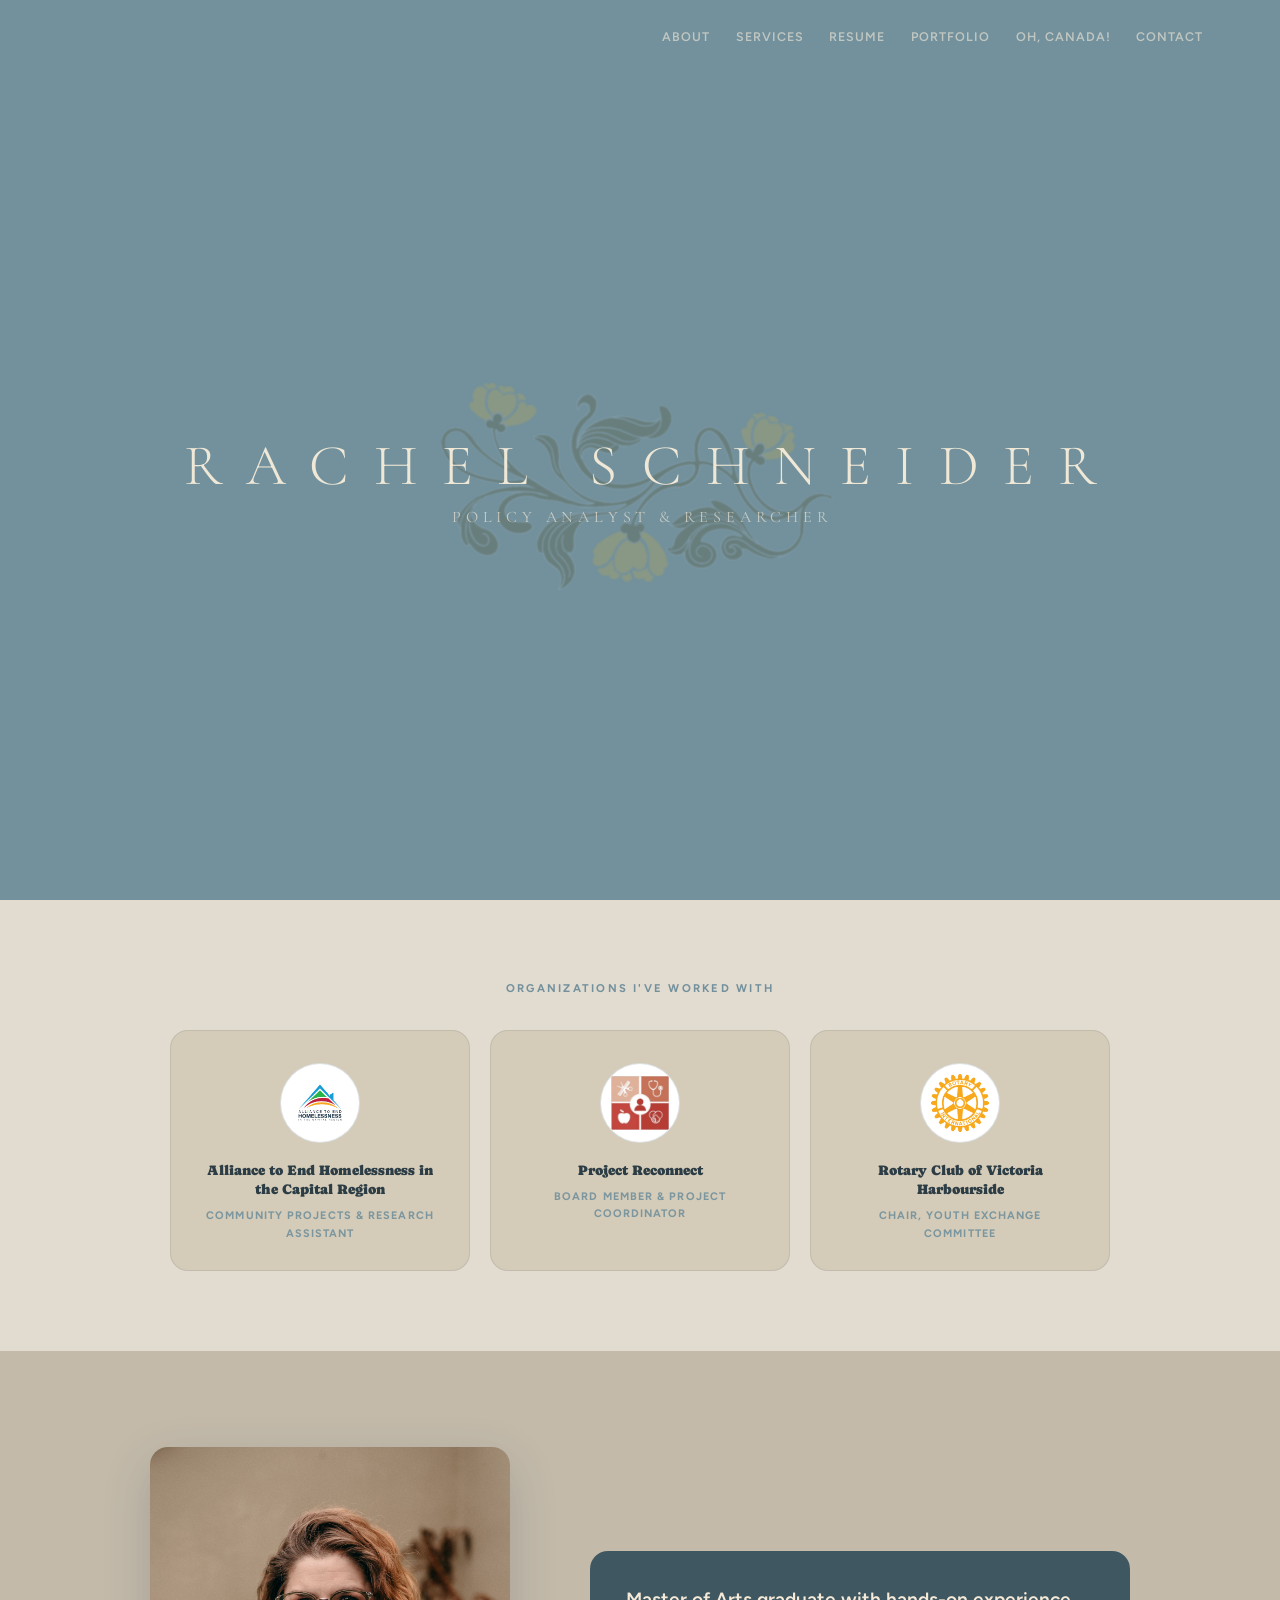
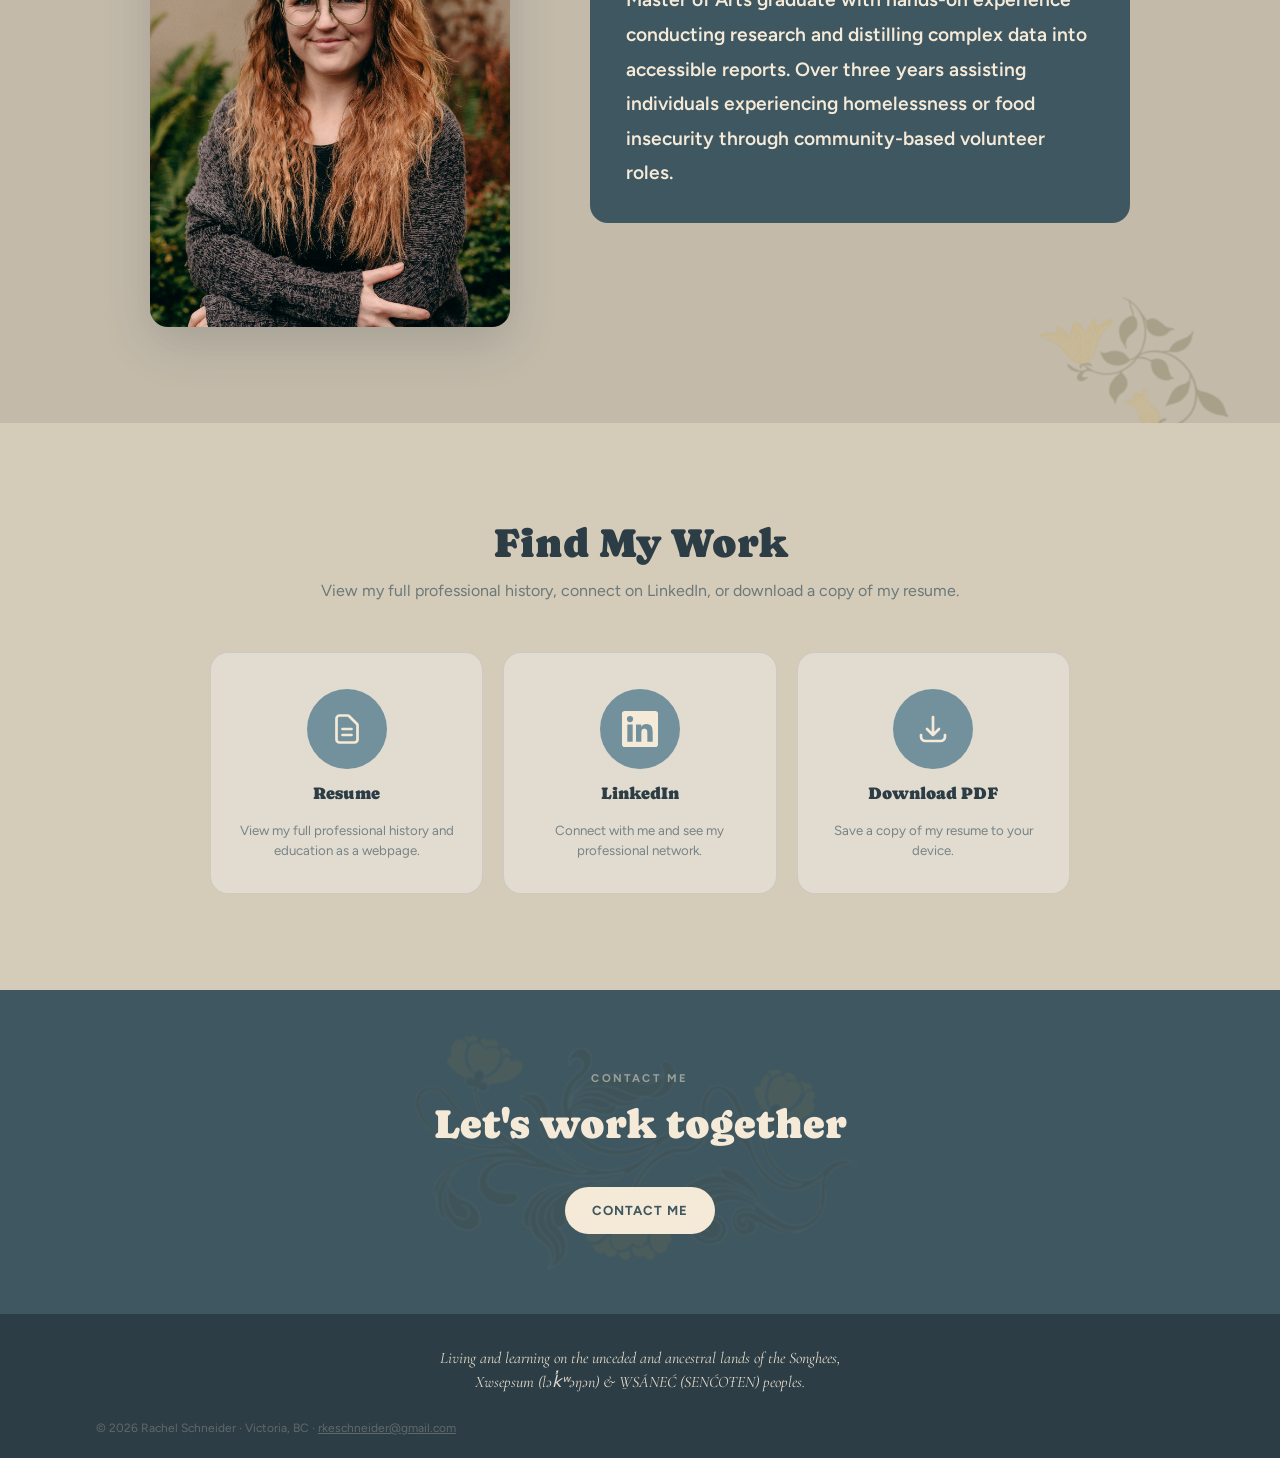
<file: index.html>
<!DOCTYPE html>
<html lang="en">
<head>
  <meta charset="UTF-8">
  <meta http-equiv="refresh" content="0; url=home.html">
  <title>Rachel Schneider</title>
  <script>window.location.replace("home.html");</script>
</head>
<body></body>
</html>
</file>
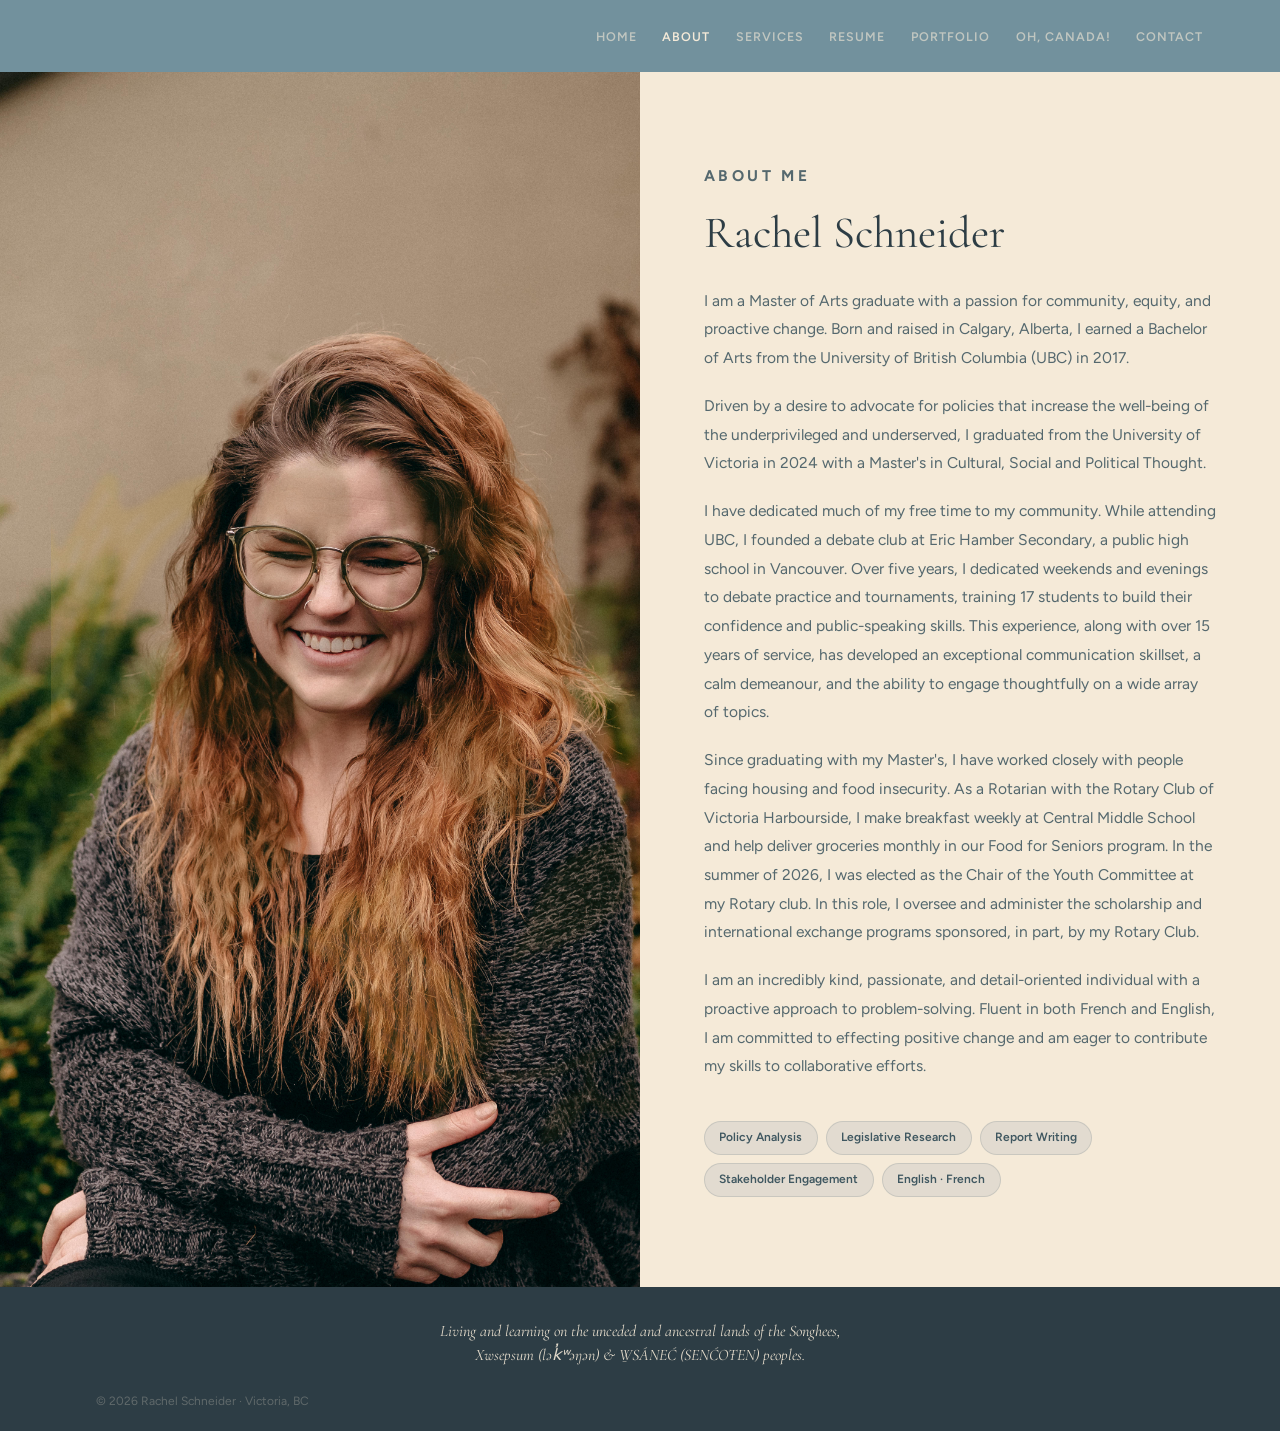
<file: about.html>
<!DOCTYPE html>
<html lang="en">
<head>
  <meta charset="UTF-8">
  <meta name="viewport" content="width=device-width, initial-scale=1.0">
  <title>About — Rachel Schneider</title>
  <link rel="icon" type="image/png" href="assets/Yellow-flower.png">
  <link rel="apple-touch-icon" href="assets/Yellow-flower.png">
  <link rel="preconnect" href="https://fonts.googleapis.com">
  <link href="https://fonts.googleapis.com/css2?family=Caprasimo&family=Cormorant+Garamond:wght@300;400&family=Figtree:wght@400;600;700&display=swap" rel="stylesheet">
  <style>
    :root {
      --beige:       #d4cbb8;
      --beige-deep:  #c3baaa;
      --beige-light: #e2dbd0;
      --slate:       #72919d;
      --slate-dark:  #3f5760;
      --slate-deep:  #2d3d45;
      --olive:       #939c73;
      --cream:       #f5ead8;
      --radius:      18px;
      --nav-h:       72px;
    }

    *, *::before, *::after { margin: 0; padding: 0; box-sizing: border-box; }
    html { scroll-behavior: smooth; overflow-x: hidden; }

    body {
      background: var(--beige-light);
      color: var(--slate-deep);
      font-family: 'Figtree', system-ui, sans-serif;
      line-height: 1.6;
      min-height: 100vh;
      display: flex;
      flex-direction: column;
      overflow-x: hidden;
    }

    /* ── Nav ── */
    .top-nav {
      position: sticky;
      top: 0;
      z-index: 100;
      background: var(--slate);
      display: flex;
      align-items: center;
      justify-content: flex-end;
      padding: 0 clamp(1.5rem, 6vw, 5rem);
      height: var(--nav-h);
    }
    .nav-links { display: flex; gap: clamp(0.9rem, 2vw, 1.8rem); list-style: none; }
    .nav-links a {
      font-size: 0.78rem;
      font-weight: 600;
      letter-spacing: 0.08em;
      text-transform: uppercase;
      color: var(--cream);
      opacity: 0.6;
      text-decoration: none;
      transition: opacity 0.18s;
    }
    .nav-links a:hover, .nav-links a[aria-current] { opacity: 1; }

    /* ── Main layout ── */
    main {
      flex: 1;
      display: grid;
      grid-template-columns: 1fr 1fr;
      min-height: calc(100vh - var(--nav-h));
    }

    /* ── Photo column ── */
    .about-photo {
      position: relative;
      overflow: hidden;
      background: var(--slate-dark);
    }
    .about-photo img {
      width: 100%;
      height: 100%;
      object-fit: cover;
      object-position: center top;
      display: block;
    }
    .about-flower {
      position: absolute;
      bottom: -6%;
      right: -8%;
      width: 65%;
      opacity: 0.18;
      pointer-events: none;
      z-index: 1;
    }

    /* ── Text column ── */
    .about-text {
      background: var(--cream);
      padding: clamp(3rem, 7vw, 6rem) clamp(2rem, 5vw, 5rem);
      display: flex;
      flex-direction: column;
      justify-content: center;
    }

    .label {
      font-size: 0.7rem;
      font-weight: 700;
      letter-spacing: 0.22em;
      text-transform: uppercase;
      color: var(--slate);
      margin-bottom: 0.9rem;
    }
    .about-text h1 {
      font-family: 'Cormorant Garamond', Georgia, serif;
      font-weight: 400;
      font-size: clamp(2.2rem, 3.5vw, 3.2rem);
      line-height: 1.1;
      color: var(--slate-deep);
      margin-bottom: 1.75rem;
    }
    .about-text p {
      font-size: 0.97rem;
      line-height: 1.85;
      color: var(--slate-dark);
      opacity: 0.88;
      margin-bottom: 1.2rem;
    }
    .about-text p:last-of-type { margin-bottom: 2rem; }

    /* ── Tags ── */
    .tags { display: flex; flex-wrap: wrap; gap: 0.5rem; margin-top: 0.5rem; }
    .tag {
      font-size: 0.75rem;
      font-weight: 600;
      padding: 0.4rem 0.9rem;
      border-radius: 999px;
      background: var(--beige-light);
      border: 1px solid rgba(63,87,96,0.15);
      color: var(--slate-dark);
    }
    .tag-olive { background: rgba(147,156,115,0.15); border-color: rgba(147,156,115,0.3); color: var(--olive); }

    /* ── CTA ── */
    .about-gold-flower {
      width: 180px;
      margin-top: 2.5rem;
      opacity: 0.75;
      display: block;
    }

    /* ── Footer ── */
    .footer {
      background: var(--slate-deep);
      padding: 1.25rem clamp(2rem, 8vw, 6rem);
      display: flex;
      align-items: center;
      justify-content: space-between;
      flex-wrap: wrap;
      gap: 0.75rem;
    }
    .footer-brand {
      font-family: 'Caprasimo', serif;
      font-size: 1rem;
      color: var(--cream);
      opacity: 0.8;
    }
    .footer-links { display: flex; gap: 1.5rem; list-style: none; }
    .footer-links a {
      font-size: 0.75rem;
      font-weight: 700;
      letter-spacing: 0.08em;
      text-transform: uppercase;
      color: var(--cream);
      opacity: 0.4;
      text-decoration: none;
      transition: opacity 0.18s;
    }
    .footer-links a:hover { opacity: 0.9; }
    .footer-copy { font-size: 0.75rem; color: var(--cream); opacity: 0.25; width: 100%; }
    .footer-land { font-size: clamp(0.85rem, 1.3vw, 1rem); color: var(--cream); opacity: 0.9; width: 100%; text-align: center; line-height: 1.55; font-style: italic; padding: 0.75rem 2rem; font-family: 'Cormorant Garamond', Georgia, serif; font-weight: 400; text-wrap: balance; }

    .nav-brand { display: none; font-family: 'Caprasimo', serif; font-size: 1.05rem; color: var(--cream); text-decoration: none; opacity: 0.92; }

    .nav-hamburger {
      display: none;
      flex-direction: column;
      justify-content: center;
      gap: 5px;
      background: none;
      border: none;
      cursor: pointer;
      padding: 0.5rem;
    }
    .nav-hamburger span { display: block; width: 22px; height: 2px; background: var(--cream); border-radius: 2px; }

    @media (max-width: 768px) {
      main { grid-template-columns: 1fr; }
      .about-photo { min-height: 55vw; max-height: 420px; }
      .about-flower { width: 50%; }
      .footer { flex-direction: column; align-items: flex-start; }
      .footer-land { font-size: 0.68rem; padding: 0.5rem 0.75rem; }
      .nav-brand { display: block; }
      .top-nav { justify-content: space-between; }
      .top-nav nav { position: absolute; }
      .nav-hamburger { display: flex; }
      .nav-links {
        display: none;
        position: fixed;
        top: var(--nav-h);
        left: 0; right: 0;
        flex-direction: column;
        background: var(--slate-dark);
        padding: 0.5rem 0;
        gap: 0;
        box-shadow: 0 8px 24px rgba(0,0,0,0.25);
        z-index: 99;
      }
      .nav-links.open { display: flex; }
      .nav-links li { width: 100%; }
      .nav-links a { display: block; padding: 0.9rem 1.5rem; font-size: 0.9rem; opacity: 0.85; border-bottom: 1px solid rgba(245,234,216,0.1); }
    }

  </style>
</head>
<body>

  <!-- NAV -->
  <header class="top-nav">
    <a class="nav-brand" href="home.html">Rachel Schneider</a>
    <button class="nav-hamburger" aria-label="Open menu" aria-expanded="false">
      <span></span><span></span><span></span>
    </button>
    <nav aria-label="Main">
      <ul class="nav-links">
        <li><a href="home.html">Home</a></li>
        <li><a href="about.html" aria-current="page">About</a></li>
        <li><a href="services.html">Services</a></li>
        <li><a href="resume.html">Resume</a></li>
        <li><a href="publications.html">Portfolio</a></li>
        <li><a href="cities15.html">Oh, Canada!</a></li>
        <li><a href="contact.html">Contact</a></li>
      </ul>
    </nav>
  </header>

  <main>

    <!-- PHOTO -->
    <div class="about-photo">
      <img src="assets/Headshots/Rachel-Headshots-11.jpg" alt="Rachel Schneider">
      <img class="about-flower" src="assets/Yellow-flower.png" alt="" aria-hidden="true">
    </div>

    <!-- TEXT -->
    <div class="about-text">
      <p class="label">About Me</p>
      <h1>Rachel Schneider</h1>

      <p>I am a Master of Arts graduate with a passion for community, equity, and proactive change. Born and raised in Calgary, Alberta, I earned a Bachelor of Arts from the University of British Columbia (UBC) in 2017.</p>
      <p>Driven by a desire to advocate for policies that increase the well-being of the underprivileged and underserved, I graduated from the University of Victoria in 2024 with a Master's in Cultural, Social and Political Thought.</p>
      <p>I have dedicated much of my free time to my community. While attending UBC, I founded a debate club at Eric Hamber Secondary, a public high school in Vancouver. Over five years, I dedicated weekends and evenings to debate practice and tournaments, training 17 students to build their confidence and public-speaking skills. This experience, along with over 15 years of service, has developed an exceptional communication skillset, a calm demeanour, and the ability to engage thoughtfully on a wide array of topics.</p>
      <p>Since graduating with my Master's, I have worked closely with people facing housing and food insecurity. As a Rotarian with the Rotary Club of Victoria Harbourside, I make breakfast weekly at Central Middle School and help deliver groceries monthly in our Food for Seniors program. In the summer of 2026, I was elected as the Chair of the Youth Committee at my Rotary club. In this role, I oversee and administer the scholarship and international exchange programs sponsored, in part, by my Rotary Club.</p>
      <p>I am an incredibly kind, passionate, and detail-oriented individual with a proactive approach to problem-solving. Fluent in both French and English, I am committed to effecting positive change and am eager to contribute my skills to collaborative efforts.</p>

      <div class="tags">
        <span class="tag">Policy Analysis</span>
        <span class="tag">Legislative Research</span>
        <span class="tag">Report Writing</span>
        <span class="tag">Stakeholder Engagement</span>
        <span class="tag">English · French</span>
      </div>

    </div>

  </main>

  <footer class="footer">
    <p class="footer-land">Living and learning on the unceded and ancestral lands of the Songhees,<br>Xwsepsum (lək̓ʷəŋən) & W̱SÁNEĆ (SENĆOŦEN) peoples.</p>
    <p class="footer-copy">© 2026 Rachel Schneider · Victoria, BC</p>
  </footer>

  <script>
    (function() {
      var btn = document.querySelector('.nav-hamburger');
      var nav = document.querySelector('.nav-links');
      if (btn && nav) {
        btn.addEventListener('click', function() {
          var open = nav.classList.toggle('open');
          btn.setAttribute('aria-expanded', open);
        });
      }
    })();
  </script>

</body>
</html>
</file>
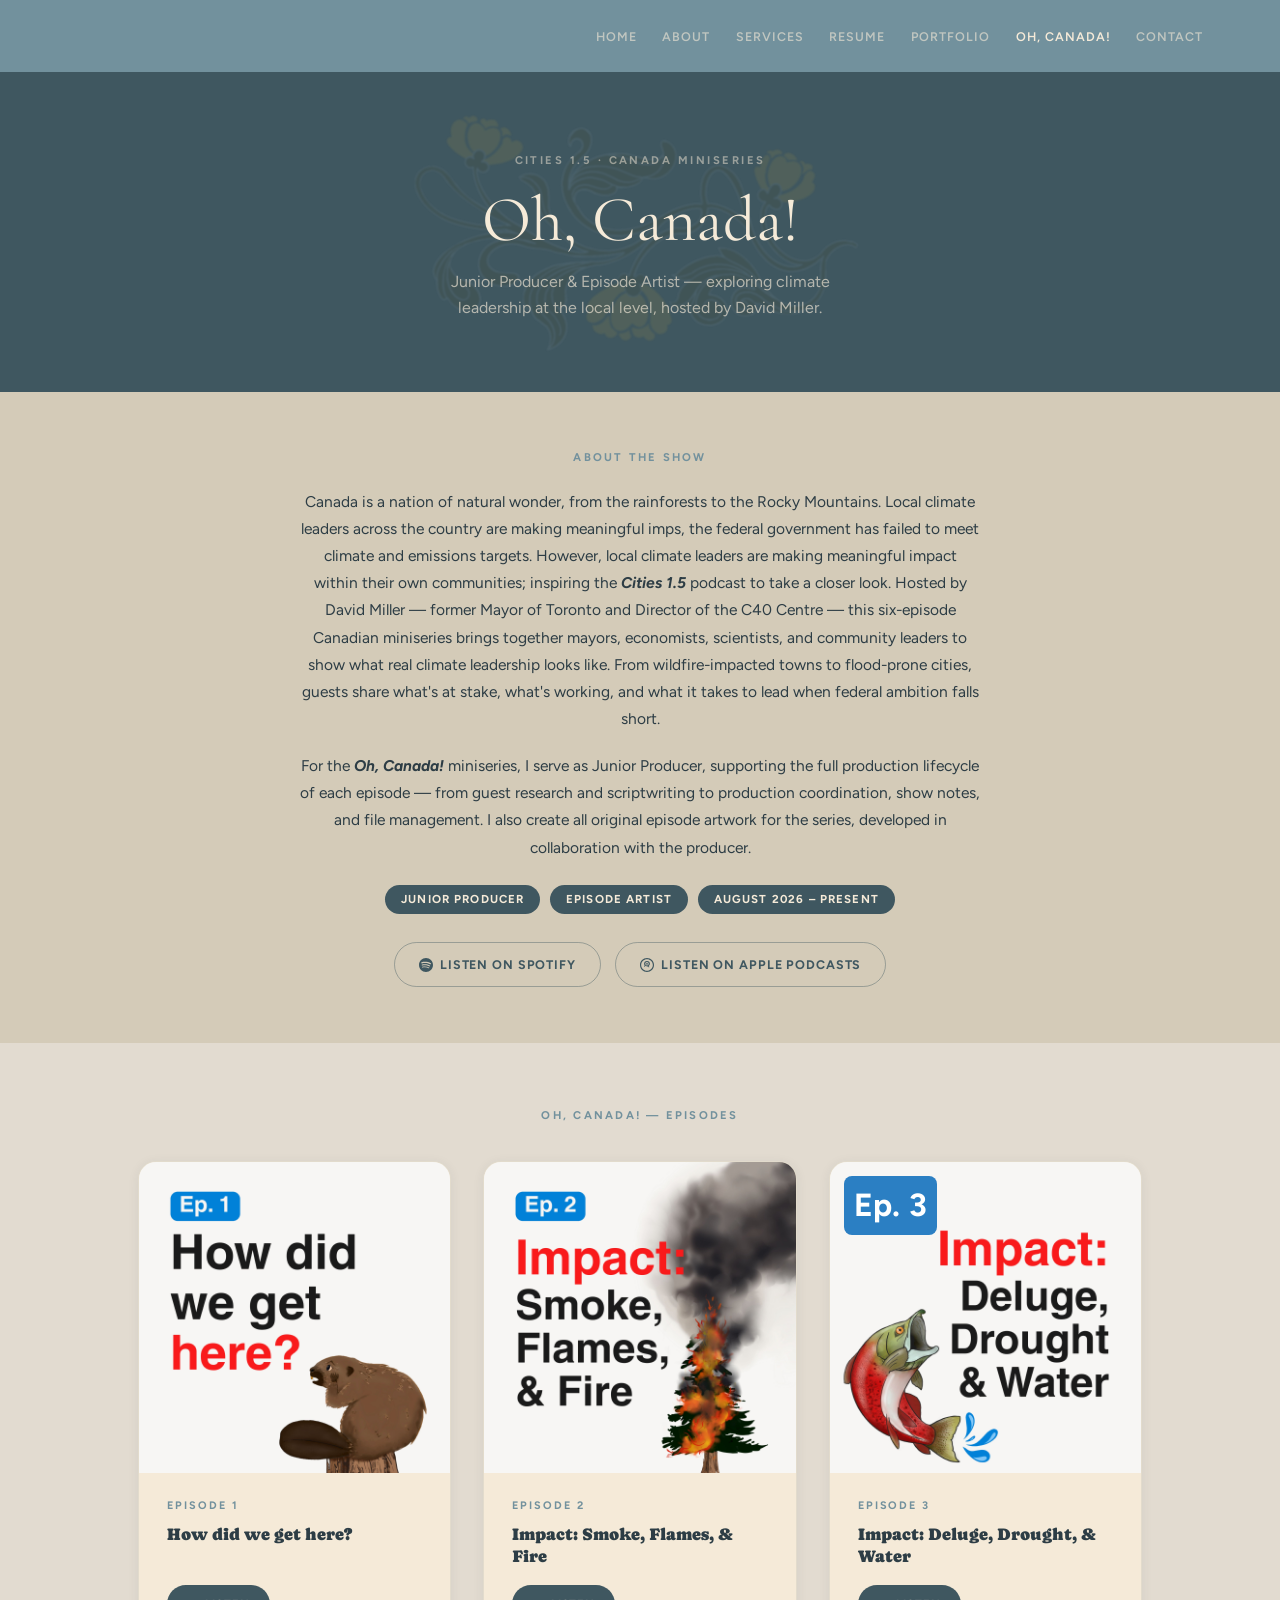
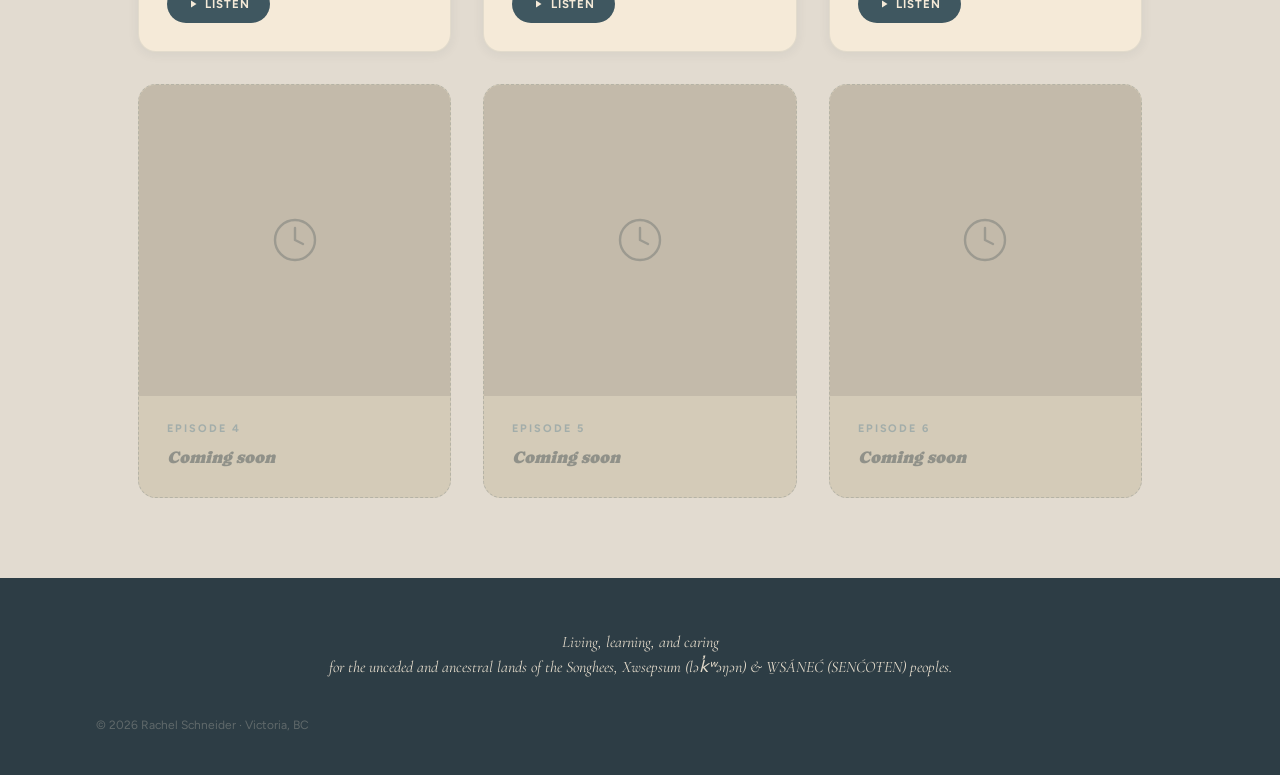
<file: cities15.html>
<!DOCTYPE html>
<html lang="en">
<head>
  <meta charset="UTF-8">
  <meta name="viewport" content="width=device-width, initial-scale=1.0">
  <title>Oh, Canada! — Rachel Schneider</title>
  <link rel="icon" type="image/png" href="assets/Yellow-flower.png">
  <link rel="apple-touch-icon" href="assets/Yellow-flower.png">
  <link rel="preconnect" href="https://fonts.googleapis.com">
  <link href="https://fonts.googleapis.com/css2?family=Caprasimo&family=Cormorant+Garamond:wght@300;400&family=Figtree:wght@400;600;700&display=swap" rel="stylesheet">
  <style>
    :root {
      --beige:       #d4cbb8;
      --beige-deep:  #c3baaa;
      --beige-light: #e2dbd0;
      --slate:       #72919d;
      --slate-dark:  #3f5760;
      --slate-deep:  #2d3d45;
      --olive:       #939c73;
      --cream:       #f5ead8;
      --radius:      18px;
      --nav-h:       72px;
    }

    *, *::before, *::after { margin: 0; padding: 0; box-sizing: border-box; }
    html { scroll-behavior: smooth; overflow-x: hidden; }

    body {
      background: var(--beige-light);
      color: var(--slate-deep);
      font-family: 'Figtree', system-ui, sans-serif;
      line-height: 1.6;
      min-height: 100vh;
      display: flex;
      flex-direction: column;
      overflow-x: hidden;
    }

    /* ── Nav ── */
    .top-nav {
      position: sticky;
      top: 0;
      z-index: 100;
      background: var(--slate);
      display: flex;
      align-items: center;
      justify-content: flex-end;
      padding: 0 clamp(1.5rem, 6vw, 5rem);
      height: var(--nav-h);
    }
    .nav-links { display: flex; gap: clamp(0.9rem, 2vw, 1.8rem); list-style: none; }
    .nav-links a {
      font-size: 0.78rem;
      font-weight: 600;
      letter-spacing: 0.08em;
      text-transform: uppercase;
      color: var(--cream);
      opacity: 0.6;
      text-decoration: none;
      transition: opacity 0.18s;
    }
    .nav-links a:hover, .nav-links a[aria-current] { opacity: 1; }

    /* ── Hero ── */
    .c15-hero {
      background: var(--slate-dark);
      padding: 5rem clamp(2rem, 8vw, 8rem) 4.5rem;
      min-height: 320px;
      display: flex;
      flex-direction: column;
      align-items: center;
      justify-content: center;
      text-align: center;
      position: relative;
      overflow: hidden;
    }
    .c15-hero .hero-flower {
      position: absolute;
      top: 50%; left: 50%;
      transform: translate(-50%, -50%);
      width: 151%;
      max-width: 972px;
      opacity: 0.50;
      pointer-events: none;
      z-index: 0;
    }
    .c15-hero .label, .c15-hero h1, .c15-hero p { position: relative; z-index: 1; }
    .c15-hero .label {
      font-size: 0.7rem;
      font-weight: 700;
      letter-spacing: 0.22em;
      text-transform: uppercase;
      color: rgba(245,234,216,0.5);
      margin-bottom: 1rem;
    }
    .c15-hero h1 {
      font-family: 'Cormorant Garamond', Georgia, serif;
      font-weight: 400;
      font-size: clamp(2.8rem, 5vw, 4.5rem);
      line-height: 1.05;
      color: var(--cream);
      margin-bottom: 1rem;
    }
    .c15-hero p {
      font-size: 1rem;
      color: rgba(245,234,216,0.65);
      max-width: 44ch;
      margin: 0 auto;
    }

    /* ── About strip ── */
    .c15-about {
      background: var(--beige);
      padding: 3.5rem clamp(2rem, 8vw, 6rem);
      display: flex;
      flex-direction: column;
      align-items: center;
      text-align: center;
      gap: 1.25rem;
    }
    .c15-about .about-label {
      font-size: 0.7rem;
      font-weight: 700;
      letter-spacing: 0.2em;
      text-transform: uppercase;
      color: var(--slate);
    }
    .c15-about p {
      font-size: 0.97rem;
      color: var(--slate-deep);
      max-width: 68ch;
      line-height: 1.75;
    }
    .c15-about .role-tags {
      display: flex;
      flex-wrap: wrap;
      gap: 0.6rem;
      justify-content: center;
      margin-top: 0.25rem;
    }
    .role-tag {
      background: var(--slate-dark);
      color: var(--cream);
      font-size: 0.72rem;
      font-weight: 700;
      letter-spacing: 0.1em;
      text-transform: uppercase;
      padding: 0.35rem 1rem;
      border-radius: 999px;
    }
    .c15-links {
      display: flex;
      gap: 0.9rem;
      flex-wrap: wrap;
      justify-content: center;
      margin-top: 0.5rem;
    }
    .c15-btn {
      display: inline-flex;
      align-items: center;
      gap: 0.45rem;
      padding: 0.7rem 1.5rem;
      border-radius: 999px;
      font-size: 0.78rem;
      font-weight: 700;
      letter-spacing: 0.07em;
      text-transform: uppercase;
      text-decoration: none;
      transition: opacity 0.18s, transform 0.18s;
    }
    .c15-btn:hover { opacity: 0.82; transform: translateY(-1px); }
    .c15-btn--dark { background: var(--slate-dark); color: var(--cream); }
    .c15-btn--dark {
      background: transparent;
      color: var(--slate-dark);
      border: 1.5px solid rgba(63,87,96,0.4);
    }
    .c15-btn--dark:hover { border-color: var(--slate-dark); }

    /* ── Episode grid ── */
    .c15-episodes {
      flex: 1;
      max-width: 1100px;
      margin: 0 auto;
      padding: 4rem clamp(1.5rem, 5vw, 3rem) 5rem;
      width: 100%;
    }
    .episodes-label {
      font-size: 0.7rem;
      font-weight: 700;
      letter-spacing: 0.2em;
      text-transform: uppercase;
      color: var(--slate);
      margin-bottom: 2.25rem;
      text-align: center;
    }
    .episodes-grid {
      display: grid;
      grid-template-columns: repeat(auto-fill, minmax(280px, 1fr));
      gap: 2rem;
    }

    /* Episode card */
    .ep-card {
      background: var(--cream);
      border: 1px solid rgba(63,87,96,0.1);
      border-radius: var(--radius);
      overflow: hidden;
      box-shadow: 0 2px 12px rgba(45,61,69,0.07);
      display: flex;
      flex-direction: column;
      transition: transform 0.2s, box-shadow 0.2s;
    }
    .ep-card:hover { transform: translateY(-4px); box-shadow: 0 10px 32px rgba(45,61,69,0.13); }

    .ep-artwork {
      width: 100%;
      aspect-ratio: 1 / 1;
      object-fit: cover;
      display: block;
    }

    .ep-body {
      padding: 1.5rem 1.75rem 1.75rem;
      display: flex;
      flex-direction: column;
      flex: 1;
      gap: 0.6rem;
    }
    .ep-num {
      font-size: 0.68rem;
      font-weight: 700;
      letter-spacing: 0.18em;
      text-transform: uppercase;
      color: var(--slate);
    }
    .ep-title {
      font-family: 'Caprasimo', serif;
      font-weight: 400;
      font-size: 1.05rem;
      color: var(--slate-deep);
      line-height: 1.3;
      flex: 1;
    }
    .ep-listen {
      display: inline-flex;
      align-items: center;
      gap: 0.4rem;
      padding: 0.6rem 1.25rem;
      background: var(--slate-dark);
      color: var(--cream);
      border-radius: 999px;
      font-size: 0.72rem;
      font-weight: 700;
      letter-spacing: 0.08em;
      text-transform: uppercase;
      text-decoration: none;
      transition: opacity 0.18s, transform 0.18s;
      align-self: flex-start;
      margin-top: 0.5rem;
    }
    .ep-listen:hover { opacity: 0.82; transform: translateY(-1px); }

    /* Coming soon card */
    .ep-card--soon {
      background: var(--beige);
      border: 1.5px dashed rgba(63,87,96,0.2);
      box-shadow: none;
    }
    .ep-card--soon:hover { transform: none; box-shadow: none; }
    .ep-artwork-soon {
      width: 100%;
      aspect-ratio: 1 / 1;
      background: var(--beige-deep);
      display: flex;
      align-items: center;
      justify-content: center;
    }
    .ep-artwork-soon svg { opacity: 0.25; }
    .ep-card--soon .ep-num { opacity: 0.5; }
    .ep-card--soon .ep-title { opacity: 0.4; font-style: italic; }

    /* ── Footer ── */
    .footer {
      background: var(--slate-deep);
      padding: 2.5rem clamp(2rem, 8vw, 6rem);
      display: flex;
      align-items: center;
      justify-content: space-between;
      flex-wrap: wrap;
      gap: 1.5rem;
    }
    .footer-links { display: flex; gap: 1.5rem; list-style: none; }
    .footer-links a {
      font-size: 0.75rem; font-weight: 700; letter-spacing: 0.08em; text-transform: uppercase;
      color: var(--cream); opacity: 0.4; text-decoration: none; transition: opacity 0.18s;
    }
    .footer-links a:hover { opacity: 0.9; }
    .footer-copy { font-size: 0.75rem; color: var(--cream); opacity: 0.25; width: 100%; }
    .footer-land { font-size: clamp(0.85rem, 1.3vw, 1rem); color: var(--cream); opacity: 0.9; width: 100%; text-align: center; line-height: 1.55; font-style: italic; padding: 0.75rem 2rem; font-family: 'Cormorant Garamond', Georgia, serif; font-weight: 400; text-wrap: balance; }

    .nav-brand { display: none; font-family: 'Caprasimo', serif; font-size: 1.05rem; color: var(--cream); text-decoration: none; opacity: 0.92; }

    .nav-hamburger {
      display: none;
      flex-direction: column;
      justify-content: center;
      gap: 5px;
      background: none;
      border: none;
      cursor: pointer;
      padding: 0.5rem;
    }
    .nav-hamburger span { display: block; width: 22px; height: 2px; background: var(--cream); border-radius: 2px; }

    @media (max-width: 600px) {
      .episodes-grid { grid-template-columns: 1fr; }
      .footer { flex-direction: column; align-items: flex-start; }
      .footer-land { font-size: 0.68rem; padding: 0.5rem 0.75rem; }
      .nav-brand { display: block; }
      .top-nav { justify-content: space-between; }
      .top-nav nav { position: absolute; }
      .nav-hamburger { display: flex; }
      .nav-links {
        display: none;
        position: fixed;
        top: var(--nav-h);
        left: 0; right: 0;
        flex-direction: column;
        background: var(--slate-dark);
        padding: 0.5rem 0;
        gap: 0;
        box-shadow: 0 8px 24px rgba(0,0,0,0.25);
        z-index: 99;
      }
      .nav-links.open { display: flex; }
      .nav-links li { width: 100%; }
      .nav-links a { display: block; padding: 0.9rem 1.5rem; font-size: 0.9rem; opacity: 0.85; border-bottom: 1px solid rgba(245,234,216,0.1); }
    }

    @media (min-width: 601px) and (max-width: 900px) {
      .episodes-grid { grid-template-columns: repeat(2, 1fr); }
    }

  </style>
</head>
<body>

  <!-- NAV -->
  <header class="top-nav">
    <a class="nav-brand" href="home.html">Rachel Schneider</a>
    <button class="nav-hamburger" aria-label="Open menu" aria-expanded="false">
      <span></span><span></span><span></span>
    </button>
    <nav aria-label="Main">
      <ul class="nav-links">
        <li><a href="home.html">Home</a></li>
        <li><a href="about.html">About</a></li>
        <li><a href="services.html">Services</a></li>
        <li><a href="resume.html">Resume</a></li>
        <li><a href="publications.html">Portfolio</a></li>
        <li><a href="cities15.html" aria-current="page">Oh, Canada!</a></li>
        <li><a href="contact.html">Contact</a></li>
      </ul>
    </nav>
  </header>

  <!-- HERO -->
  <div class="c15-hero">
    <img class="hero-flower" src="assets/background-flower.png" alt="" aria-hidden="true">
    <p class="label">Cities 1.5 · Canada Miniseries</p>
    <h1>Oh, Canada!</h1>
    <p>Junior Producer &amp; Episode Artist — exploring climate leadership at the local level, hosted by David Miller.</p>
  </div>

  <!-- ABOUT -->
  <section class="c15-about">
    <p class="about-label">About the show</p>
    <p>Canada is a nation of natural wonder, from the rainforests to the Rocky Mountains. Local climate leaders across the country are making meaningful imps, the federal government has failed to meet climate and emissions targets. However, local climate leaders are making meaningful impact within their own communities; inspiring the <strong><em>Cities 1.5</em></strong> podcast to take a closer look. Hosted by David Miller — former Mayor of Toronto and Director of the C40 Centre — this six-episode Canadian miniseries brings together mayors, economists, scientists, and community leaders to show what real climate leadership looks like. From wildfire-impacted towns to flood-prone cities, guests share what's at stake, what's working, and what it takes to lead when federal ambition falls short.</p>
    <p>For the <strong><em>Oh, Canada!</em></strong> miniseries, I serve as Junior Producer, supporting the full production lifecycle of each episode — from guest research and scriptwriting to production coordination, show notes, and file management. I also create all original episode artwork for the series, developed in collaboration with the producer.</p>
    <div class="role-tags">
      <span class="role-tag">Junior Producer</span>
      <span class="role-tag">Episode Artist</span>
      <span class="role-tag">August 2026 – Present</span>
    </div>
    <div class="c15-links">
      <a href="https://open.spotify.com/show/641lr6MX2NjtHFEIcumkfO?si=7c0f1119d4954a50" target="_blank" rel="noopener" class="c15-btn c15-btn--dark">
        <svg width="14" height="14" viewBox="0 0 24 24" fill="currentColor" aria-hidden="true">
          <path d="M12 0C5.4 0 0 5.4 0 12s5.4 12 12 12 12-5.4 12-12S18.66 0 12 0zm5.521 17.34c-.24.359-.66.48-1.021.24-2.82-1.74-6.36-2.101-10.561-1.141-.418.122-.779-.179-.899-.539-.12-.421.18-.78.54-.9 4.56-1.021 8.52-.6 11.64 1.32.42.18.479.659.301 1.02zm1.44-3.3c-.301.42-.841.6-1.262.3-3.239-1.98-8.159-2.58-11.939-1.38-.479.12-1.02-.12-1.14-.6-.12-.48.12-1.021.6-1.141C9.6 9.9 15 10.561 18.72 12.84c.361.181.54.78.241 1.2zm.12-3.36C15.24 8.4 8.82 8.16 5.16 9.301c-.6.179-1.2-.181-1.38-.721-.18-.601.18-1.2.72-1.381 4.26-1.26 11.28-1.02 15.721 1.621.539.3.719 1.02.419 1.56-.299.421-1.02.599-1.559.3z"/>
        </svg>
        Listen on Spotify
      </a>
      <a href="https://podcasts.apple.com/ca/podcast/cities-1-5/id1661371088" target="_blank" rel="noopener" class="c15-btn c15-btn--dark">
        <svg width="14" height="14" viewBox="0 0 24 24" fill="currentColor" aria-hidden="true">
          <path d="M12 0C5.373 0 0 5.373 0 12s5.373 12 12 12 12-5.373 12-12S18.627 0 12 0zm0 2c5.514 0 10 4.486 10 10s-4.486 10-10 10S2 17.514 2 12 6.486 2 12 2zm0 3a5 5 0 00-5 5c0 1.015.302 1.96.822 2.748L7 15h1.5l.5-1.5A3 3 0 0112 15a3 3 0 012-.752l.5 1.5H16l-.822-2.252A5 5 0 0017 10a5 5 0 00-5-5zm0 2a3 3 0 110 6 3 3 0 010-6zm0 1.5a1.5 1.5 0 100 3 1.5 1.5 0 000-3z"/>
        </svg>
        Listen on Apple Podcasts
      </a>
    </div>
  </section>

  <!-- EPISODES -->
  <main class="c15-episodes">
    <p class="episodes-label">Oh, Canada! — Episodes</p>
    <div class="episodes-grid">

      <!-- Episode 1 -->
      <div class="ep-card">
        <img class="ep-artwork" src="assets/cities15-ep1.jpg" alt="Episode 1 artwork: How did we get here?">
        <div class="ep-body">
          <p class="ep-num">Episode 1</p>
          <p class="ep-title">How did we get here?</p>
          <a href="https://cities1point5.buzzsprout.com/2054827/episodes/19912481-oh-canada-how-did-we-get-here" target="_blank" rel="noopener" class="ep-listen">
            <svg width="12" height="12" fill="currentColor" viewBox="0 0 24 24" aria-hidden="true">
              <path d="M8 5v14l11-7z"/>
            </svg>
            Listen
          </a>
        </div>
      </div>

      <!-- Episode 2 -->
      <div class="ep-card">
        <img class="ep-artwork" src="assets/cities15-ep2.jpg" alt="Episode 2 artwork: Impact — Smoke, Flames & Fire">
        <div class="ep-body">
          <p class="ep-num">Episode 2</p>
          <p class="ep-title">Impact: Smoke, Flames, &amp; Fire</p>
          <a href="https://cities1point5.buzzsprout.com/2054827/episodes/19985665-oh-canada-living-with-fire-in-a-warming-world" target="_blank" rel="noopener" class="ep-listen">
            <svg width="12" height="12" fill="currentColor" viewBox="0 0 24 24" aria-hidden="true">
              <path d="M8 5v14l11-7z"/>
            </svg>
            Listen
          </a>
        </div>
      </div>

      <!-- Episode 3 -->
      <div class="ep-card">
        <div style="position:relative"><img class="ep-artwork" src="assets/cities15-ep3.jpg" alt="Episode 3 artwork: Impact — Deluge, Drought & Water"><span style="position:absolute;top:14px;left:14px;background:#2b7fc3;color:white;font-size:2rem;font-weight:700;padding:4px 10px;border-radius:8px;font-family:Figtree,sans-serif;letter-spacing:0.01em">Ep. 3</span></div>
        <div class="ep-body">
          <p class="ep-num">Episode 3</p>
          <p class="ep-title">Impact: Deluge, Drought, &amp; Water</p>
          <a href="https://cities1point5.buzzsprout.com/2054827/episodes/20060513-oh-canada-protecting-our-water-from-deluge-to-drought" target="_blank" rel="noopener" class="ep-listen">
            <svg width="12" height="12" fill="currentColor" viewBox="0 0 24 24" aria-hidden="true">
              <path d="M8 5v14l11-7z"/>
            </svg>
            Listen
          </a>
        </div>
      </div>

      <!-- Episodes 4–6: Coming Soon -->
      <div class="ep-card ep-card--soon">
        <div class="ep-artwork-soon">
          <svg width="48" height="48" fill="none" viewBox="0 0 24 24" stroke="currentColor" stroke-width="1.2">
            <path stroke-linecap="round" stroke-linejoin="round" d="M12 6v6l4 2M12 2a10 10 0 100 20A10 10 0 0012 2z"/>
          </svg>
        </div>
        <div class="ep-body">
          <p class="ep-num">Episode 4</p>
          <p class="ep-title">Coming soon</p>
        </div>
      </div>

      <div class="ep-card ep-card--soon">
        <div class="ep-artwork-soon">
          <svg width="48" height="48" fill="none" viewBox="0 0 24 24" stroke="currentColor" stroke-width="1.2">
            <path stroke-linecap="round" stroke-linejoin="round" d="M12 6v6l4 2M12 2a10 10 0 100 20A10 10 0 0012 2z"/>
          </svg>
        </div>
        <div class="ep-body">
          <p class="ep-num">Episode 5</p>
          <p class="ep-title">Coming soon</p>
        </div>
      </div>

      <div class="ep-card ep-card--soon">
        <div class="ep-artwork-soon">
          <svg width="48" height="48" fill="none" viewBox="0 0 24 24" stroke="currentColor" stroke-width="1.2">
            <path stroke-linecap="round" stroke-linejoin="round" d="M12 6v6l4 2M12 2a10 10 0 100 20A10 10 0 0012 2z"/>
          </svg>
        </div>
        <div class="ep-body">
          <p class="ep-num">Episode 6</p>
          <p class="ep-title">Coming soon</p>
        </div>
      </div>

    </div>
  </main>

  <footer class="footer">
    <p class="footer-land">Living, learning, and caring<br>for the unceded and ancestral lands of the Songhees, Xwsepsum (lək̓ʷəŋən) & W̱SÁNEĆ (SENĆOŦEN) peoples.</p>
    <p class="footer-copy">© 2026 Rachel Schneider · Victoria, BC</p>
  </footer>

  <script>
    (function() {
      var btn = document.querySelector('.nav-hamburger');
      var nav = document.querySelector('.nav-links');
      if (btn && nav) {
        btn.addEventListener('click', function() {
          var open = nav.classList.toggle('open');
          btn.setAttribute('aria-expanded', open);
        });
      }
    })();
  </script>

</body>
</html>
</file>
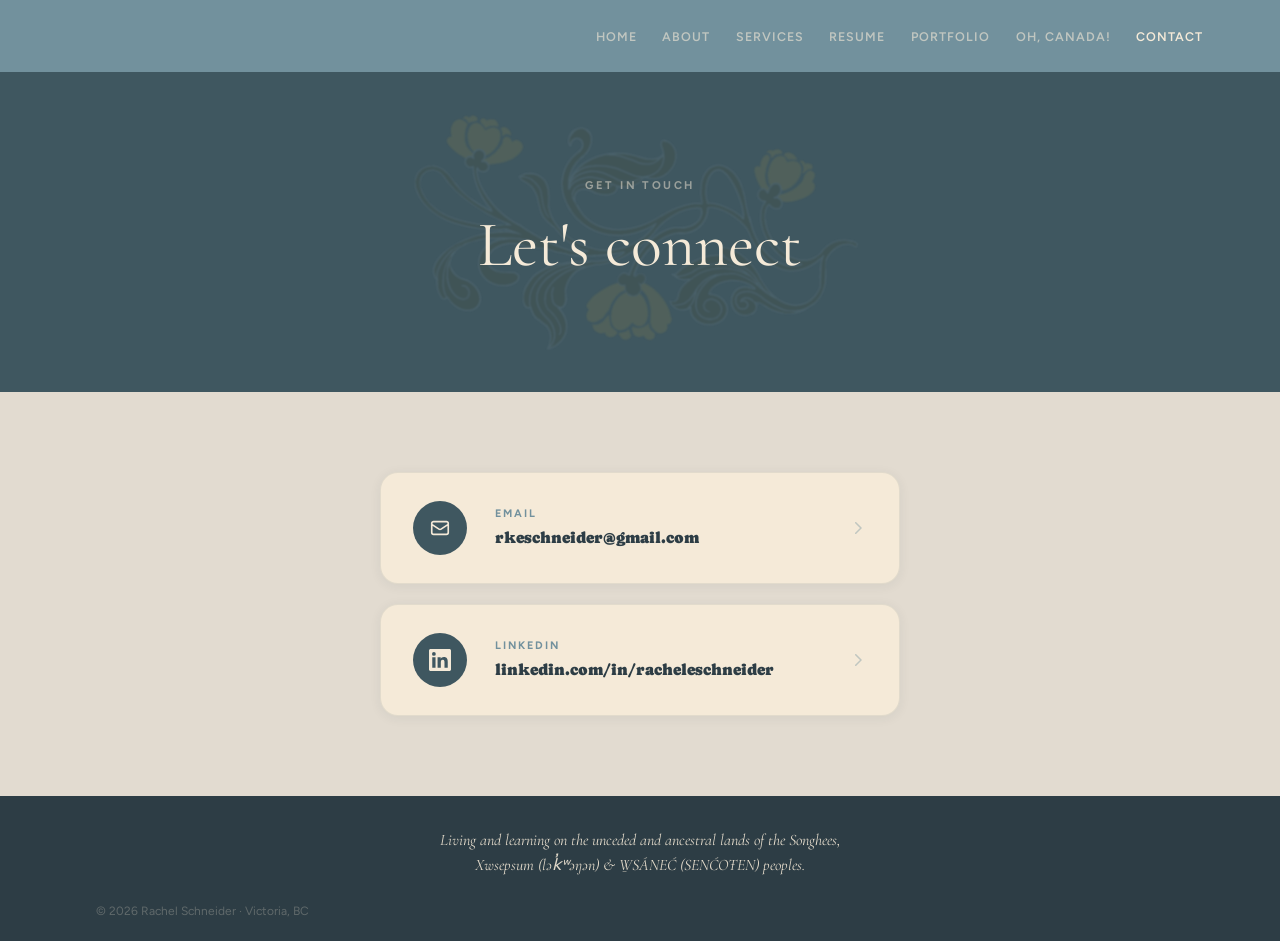
<file: contact.html>
<!DOCTYPE html>
<html lang="en">
<head>
  <meta charset="UTF-8">
  <meta name="viewport" content="width=device-width, initial-scale=1.0">
  <title>Contact — Rachel Schneider</title>
  <link rel="icon" type="image/png" href="assets/Yellow-flower.png">
  <link rel="apple-touch-icon" href="assets/Yellow-flower.png">
  <link rel="preconnect" href="https://fonts.googleapis.com">
  <link href="https://fonts.googleapis.com/css2?family=Caprasimo&family=Cormorant+Garamond:wght@300;400&family=Figtree:wght@400;600;700&display=swap" rel="stylesheet">
  <style>
    :root {
      --beige:       #d4cbb8;
      --beige-deep:  #c3baaa;
      --beige-light: #e2dbd0;
      --slate:       #72919d;
      --slate-dark:  #3f5760;
      --slate-deep:  #2d3d45;
      --olive:       #939c73;
      --cream:       #f5ead8;
      --radius:      18px;
      --nav-h:       72px;
    }

    *, *::before, *::after { margin: 0; padding: 0; box-sizing: border-box; }
    html { scroll-behavior: smooth; overflow-x: hidden; }

    body {
      background: var(--beige-light);
      color: var(--slate-deep);
      font-family: 'Figtree', system-ui, sans-serif;
      line-height: 1.6;
      min-height: 100vh;
      display: flex;
      flex-direction: column;
      overflow-x: hidden;
    }

    /* ── Nav ── */
    .top-nav {
      position: sticky;
      top: 0;
      z-index: 100;
      background: var(--slate);
      display: flex;
      align-items: center;
      justify-content: flex-end;
      padding: 0 clamp(1.5rem, 6vw, 5rem);
      height: var(--nav-h);
    }
    .nav-links { display: flex; gap: clamp(0.9rem, 2vw, 1.8rem); list-style: none; }
    .nav-links a {
      font-size: 0.78rem;
      font-weight: 600;
      letter-spacing: 0.08em;
      text-transform: uppercase;
      color: var(--cream);
      opacity: 0.6;
      text-decoration: none;
      transition: opacity 0.18s;
    }
    .nav-links a:hover, .nav-links a[aria-current] { opacity: 1; }

    /* ── Hero strip ── */
    .contact-hero {
      background: var(--slate-dark);
      padding: 5rem clamp(2rem, 8vw, 8rem) 4.5rem;
      min-height: 320px;
      display: flex;
      flex-direction: column;
      align-items: center;
      justify-content: center;
      text-align: center;
      position: relative;
      overflow: hidden;
    }
    .contact-hero .hero-flower {
      position: absolute;
      top: 50%; left: 50%;
      transform: translate(-50%, -50%);
      width: 151%;
      max-width: 972px;
      opacity: 0.50;
      pointer-events: none;
      z-index: 0;
    }
    .contact-hero .label,
    .contact-hero h1,
    .contact-hero p { position: relative; z-index: 1; }
    .contact-hero .label {
      font-size: 0.7rem;
      font-weight: 700;
      letter-spacing: 0.22em;
      text-transform: uppercase;
      color: rgba(245,234,216,0.5);
      margin-bottom: 1rem;
    }
    .contact-hero h1 {
      font-family: 'Cormorant Garamond', Georgia, serif;
      font-weight: 400;
      font-size: clamp(2.8rem, 5vw, 4.5rem);
      line-height: 1.05;
      color: var(--cream);
      margin-bottom: 1.1rem;
    }
    .contact-hero p {
      font-size: 1rem;
      color: rgba(245,234,216,0.6);
      max-width: 38ch;
      margin: 0 auto;
    }

    /* ── Cards ── */
    .contact-cards {
      flex: 1;
      display: flex;
      flex-direction: column;
      align-items: center;
      justify-content: center;
      padding: 5rem clamp(1.5rem, 6vw, 4rem);
      gap: 1.25rem;
    }

    .contact-card {
      display: flex;
      align-items: center;
      gap: 1.75rem;
      width: 100%;
      max-width: 520px;
      background: var(--cream);
      border: 1px solid rgba(63,87,96,0.1);
      border-radius: var(--radius);
      padding: 1.75rem 2rem;
      text-decoration: none;
      color: inherit;
      transition: transform 0.18s, box-shadow 0.18s;
      box-shadow: 0 2px 12px rgba(45,61,69,0.07);
    }
    .contact-card:hover {
      transform: translateY(-3px);
      box-shadow: 0 8px 28px rgba(45,61,69,0.13);
    }
    .contact-card:active { transform: translateY(0); }

    .card-icon {
      flex-shrink: 0;
      width: 54px;
      height: 54px;
      border-radius: 50%;
      background: var(--slate-dark);
      display: flex;
      align-items: center;
      justify-content: center;
      color: var(--cream);
    }
    .card-icon svg { width: 22px; height: 22px; }

    .card-text { flex: 1; min-width: 0; }
    .card-label {
      font-size: 0.68rem;
      font-weight: 700;
      letter-spacing: 0.18em;
      text-transform: uppercase;
      color: var(--slate);
      margin-bottom: 0.2rem;
    }
    .card-value {
      font-family: 'Caprasimo', serif;
      font-weight: 400;
      font-size: 1rem;
      color: var(--slate-deep);
      overflow: hidden;
      text-overflow: ellipsis;
      white-space: nowrap;
    }

    .card-arrow {
      color: var(--slate);
      opacity: 0.4;
      flex-shrink: 0;
    }

    /* ── Footer ── */
    .footer {
      background: var(--slate-deep);
      padding: 1.25rem clamp(2rem, 8vw, 6rem);
      display: flex;
      align-items: center;
      justify-content: space-between;
      flex-wrap: wrap;
      gap: 0.75rem;
    }
    .footer-brand {
      font-family: 'Caprasimo', serif;
      font-size: 1rem;
      color: var(--cream);
      opacity: 0.8;
    }
    .footer-links { display: flex; gap: 1.5rem; list-style: none; }
    .footer-links a {
      font-size: 0.75rem;
      font-weight: 700;
      letter-spacing: 0.08em;
      text-transform: uppercase;
      color: var(--cream);
      opacity: 0.4;
      text-decoration: none;
      transition: opacity 0.18s;
    }
    .footer-links a:hover { opacity: 0.9; }
    .footer-copy { font-size: 0.75rem; color: var(--cream); opacity: 0.25; width: 100%; }
    .footer-land { font-size: clamp(0.85rem, 1.3vw, 1rem); color: var(--cream); opacity: 0.9; width: 100%; text-align: center; line-height: 1.55; font-style: italic; padding: 0.75rem 2rem; font-family: 'Cormorant Garamond', Georgia, serif; font-weight: 400; text-wrap: balance; }

    .nav-brand { display: none; font-family: 'Caprasimo', serif; font-size: 1.05rem; color: var(--cream); text-decoration: none; opacity: 0.92; }

    .nav-hamburger {
      display: none;
      flex-direction: column;
      justify-content: center;
      gap: 5px;
      background: none;
      border: none;
      cursor: pointer;
      padding: 0.5rem;
    }
    .nav-hamburger span { display: block; width: 22px; height: 2px; background: var(--cream); border-radius: 2px; }

    @media (max-width: 600px) {
      .contact-card { padding: 1.4rem 1.5rem; gap: 1.25rem; }
      .footer { flex-direction: column; align-items: flex-start; }
      .footer-land { font-size: 0.68rem; padding: 0.5rem 0.75rem; }
      .nav-brand { display: block; }
      .top-nav { justify-content: space-between; }
      .top-nav nav { position: absolute; }
      .nav-hamburger { display: flex; }
      .nav-links {
        display: none;
        position: fixed;
        top: var(--nav-h);
        left: 0; right: 0;
        flex-direction: column;
        background: var(--slate-dark);
        padding: 0.5rem 0;
        gap: 0;
        box-shadow: 0 8px 24px rgba(0,0,0,0.25);
        z-index: 99;
      }
      .nav-links.open { display: flex; }
      .nav-links li { width: 100%; }
      .nav-links a { display: block; padding: 0.9rem 1.5rem; font-size: 0.9rem; opacity: 0.85; border-bottom: 1px solid rgba(245,234,216,0.1); }
    }

  </style>
</head>
<body>

  <!-- NAV -->
  <header class="top-nav">
    <a class="nav-brand" href="home.html">Rachel Schneider</a>
    <button class="nav-hamburger" aria-label="Open menu" aria-expanded="false">
      <span></span><span></span><span></span>
    </button>
    <nav aria-label="Main">
      <ul class="nav-links">
        <li><a href="home.html">Home</a></li>
        <li><a href="about.html">About</a></li>
        <li><a href="services.html">Services</a></li>
        <li><a href="resume.html">Resume</a></li>
        <li><a href="publications.html">Portfolio</a></li>
        <li><a href="cities15.html">Oh, Canada!</a></li>
        <li><a href="contact.html" aria-current="page">Contact</a></li>
      </ul>
    </nav>
  </header>

  <!-- HERO -->
  <div class="contact-hero">
    <img class="hero-flower" src="assets/background-flower.png" alt="" aria-hidden="true">
    <p class="label">Get in touch</p>
    <h1>Let's connect</h1>
  </div>

  <!-- CARDS -->
  <main class="contact-cards">

    <a href="mailto:rkeschneider@gmail.com" class="contact-card">
      <div class="card-icon">
        <svg fill="none" viewBox="0 0 24 24" stroke="currentColor" stroke-width="1.8">
          <path stroke-linecap="round" stroke-linejoin="round" d="M3 8l7.89 5.26a2 2 0 002.22 0L21 8M5 19h14a2 2 0 002-2V7a2 2 0 00-2-2H5a2 2 0 00-2 2v10a2 2 0 002 2z"/>
        </svg>
      </div>
      <div class="card-text">
        <p class="card-label">Email</p>
        <p class="card-value">rkeschneider@gmail.com</p>
      </div>
      <svg class="card-arrow" width="18" height="18" fill="none" viewBox="0 0 24 24" stroke="currentColor" stroke-width="2">
        <path stroke-linecap="round" stroke-linejoin="round" d="M9 5l7 7-7 7"/>
      </svg>
    </a>

    <a href="https://linkedin.com/in/racheleschneider" target="_blank" rel="noopener" class="contact-card">
      <div class="card-icon">
        <svg fill="currentColor" viewBox="0 0 24 24">
          <path d="M20.447 20.452h-3.554v-5.569c0-1.328-.027-3.037-1.852-3.037-1.853 0-2.136 1.445-2.136 2.939v5.667H9.351V9h3.414v1.561h.046c.477-.9 1.637-1.85 3.37-1.85 3.601 0 4.267 2.37 4.267 5.455v6.286zM5.337 7.433a2.062 2.062 0 01-2.063-2.065 2.064 2.064 0 112.063 2.065zm1.782 13.019H3.555V9h3.564v11.452zM22.225 0H1.771C.792 0 0 .774 0 1.729v20.542C0 23.227.792 24 1.771 24h20.451C23.2 24 24 23.227 24 22.271V1.729C24 .774 23.2 0 22.222 0h.003z"/>
        </svg>
      </div>
      <div class="card-text">
        <p class="card-label">LinkedIn</p>
        <p class="card-value">linkedin.com/in/racheleschneider</p>
      </div>
      <svg class="card-arrow" width="18" height="18" fill="none" viewBox="0 0 24 24" stroke="currentColor" stroke-width="2">
        <path stroke-linecap="round" stroke-linejoin="round" d="M9 5l7 7-7 7"/>
      </svg>
    </a>


  </main>

  <footer class="footer">
    <p class="footer-land">Living and learning on the unceded and ancestral lands of the Songhees,<br>Xwsepsum (lək̓ʷəŋən) & W̱SÁNEĆ (SENĆOŦEN) peoples.</p>
    <p class="footer-copy">© 2026 Rachel Schneider · Victoria, BC</p>
  </footer>

  <script>
    (function() {
      var btn = document.querySelector('.nav-hamburger');
      var nav = document.querySelector('.nav-links');
      if (btn && nav) {
        btn.addEventListener('click', function() {
          var open = nav.classList.toggle('open');
          btn.setAttribute('aria-expanded', open);
        });
      }
    })();
  </script>

</body>
</html>
</file>
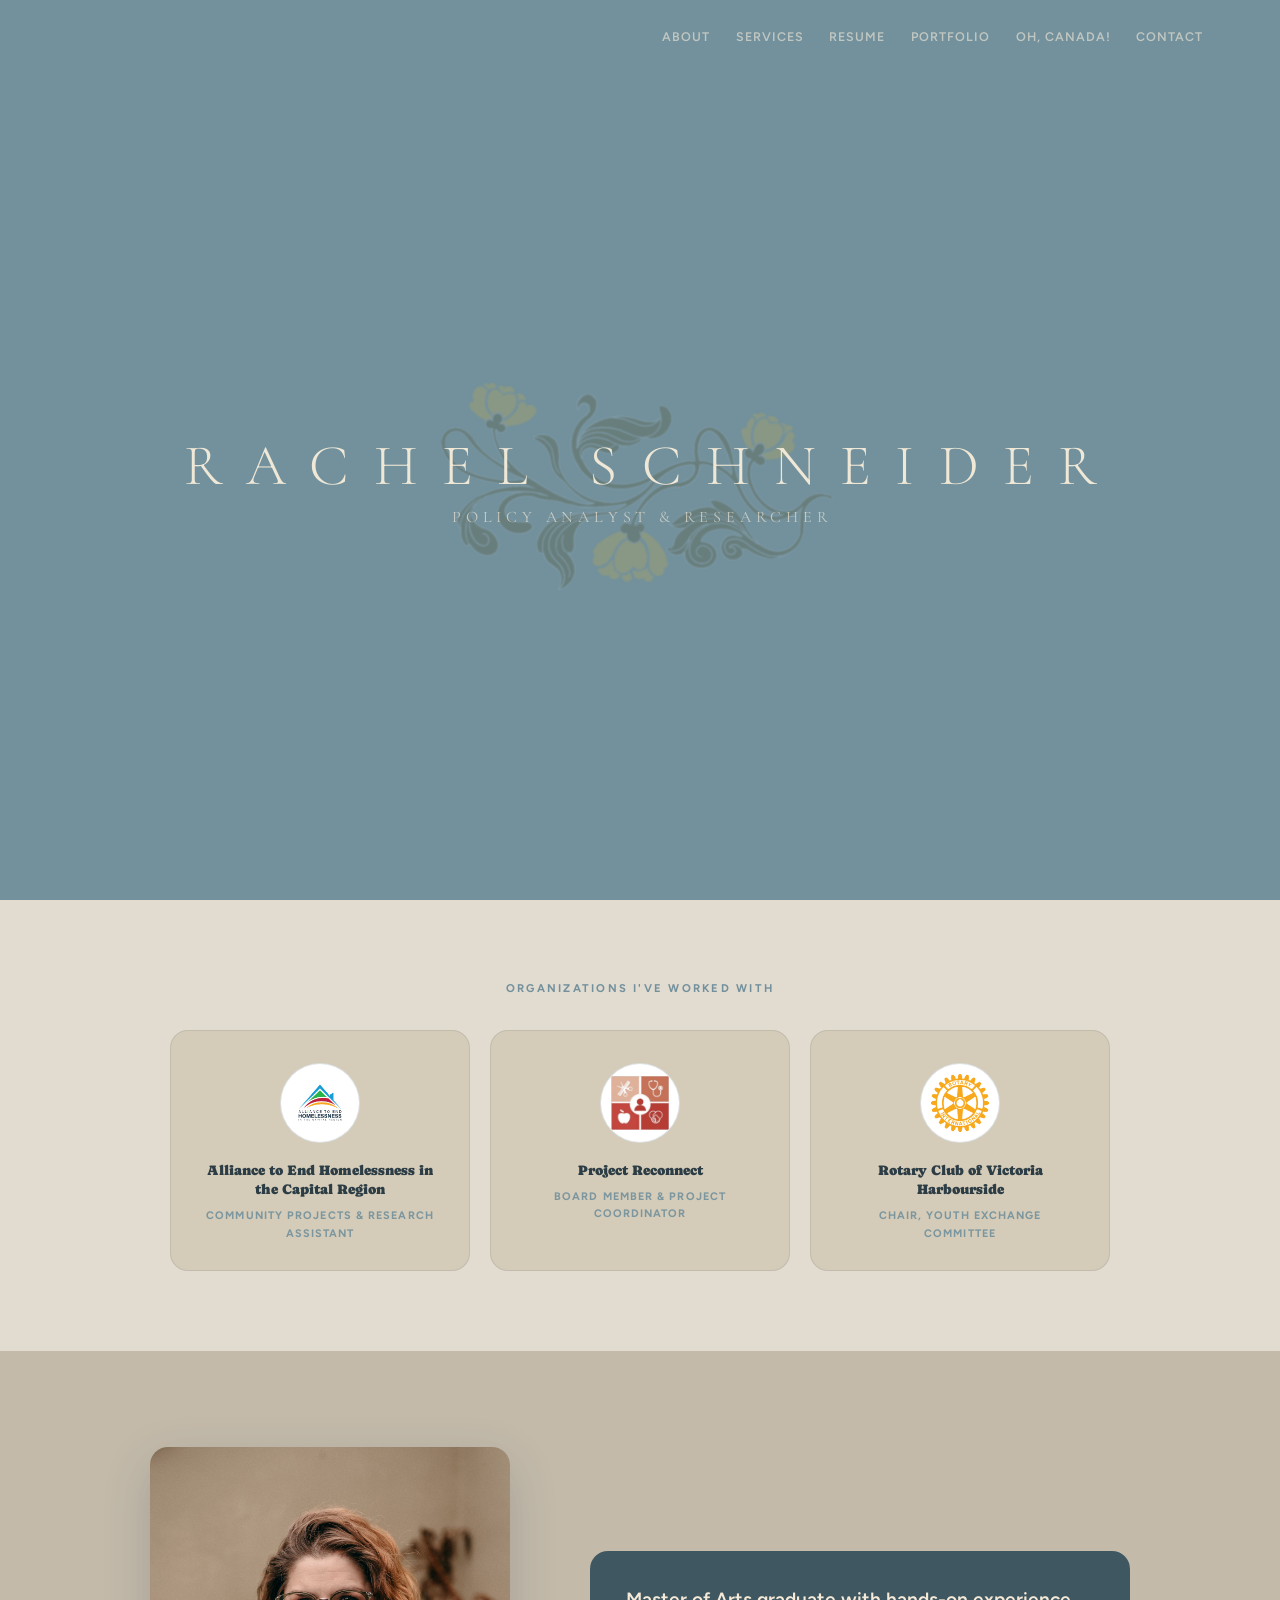
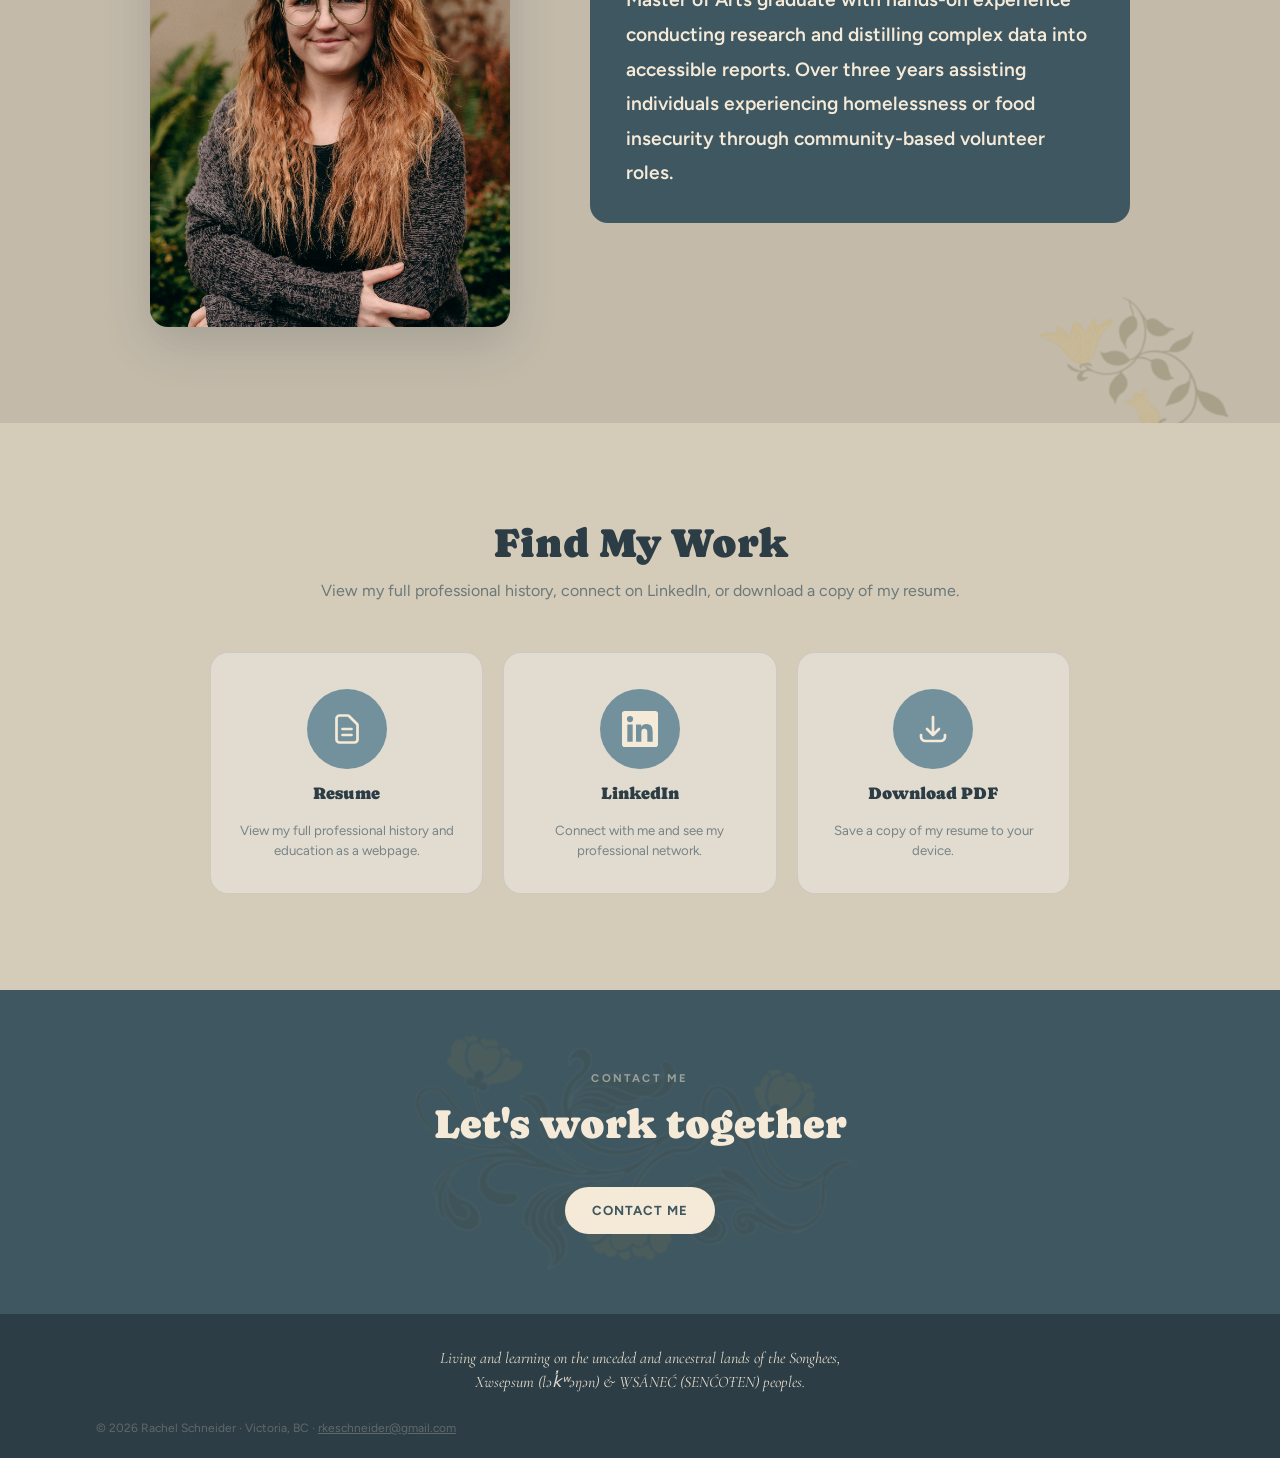
<file: home.html>
<!DOCTYPE html>
<html lang="en">
<head>
  <meta charset="UTF-8">
  <meta name="viewport" content="width=device-width, initial-scale=1.0">
  <title>Rachel Schneider — Policy Analyst &amp; Researcher</title>
  <link rel="icon" type="image/png" href="assets/Yellow-flower.png">
  <link rel="apple-touch-icon" href="assets/Yellow-flower.png">
  <link rel="preconnect" href="https://fonts.googleapis.com">
  <link href="https://fonts.googleapis.com/css2?family=Caprasimo&family=Cormorant+Garamond:wght@300;400&family=Figtree:wght@400;600;700&display=swap" rel="stylesheet">
  <style>

    :root {
      --beige:       #d4cbb8;   /* card-back background */
      --beige-deep:  #c3baaa;   /* slightly deeper for section variation */
      --beige-light: #e2dbd0;   /* lighter for cards/surfaces */
      --slate:       #72919d;   /* primary accent — matches front card */
      --slate-dark:  #3f5760;   /* dark text & nav */
      --slate-deep:  #2d3d45;   /* headings */
      --olive:       #939c73;
      --cream:       #f5ead8;
      --radius:      18px;
      --nav-h:       72px;
    }

    *, *::before, *::after { margin: 0; padding: 0; box-sizing: border-box; }
    html { scroll-behavior: smooth; overflow-x: hidden; }

    body {
      background: var(--beige);
      color: var(--slate-deep);
      font-family: 'Figtree', system-ui, sans-serif;
      line-height: 1.6;
      overflow-x: hidden;
    }

    .label {
      font-size: 0.7rem;
      font-weight: 700;
      letter-spacing: 0.2em;
      text-transform: uppercase;
      color: var(--slate);
      margin-bottom: 0.75rem;
    }

    .heading {
      font-family: 'Caprasimo', Georgia, serif;
      font-size: clamp(1.8rem, 3.2vw, 2.6rem);
      font-weight: 400;
      line-height: 1.15;
      color: var(--slate-deep);
      margin-bottom: 1.25rem;
    }

    /* ── Buttons ─────────────────────────────────────────── */
    .btn {
      display: inline-flex;
      align-items: center;
      gap: 0.5rem;
      padding: 0.8rem 1.7rem;
      border-radius: 999px;
      font-family: 'Figtree', sans-serif;
      font-size: 0.82rem;
      font-weight: 700;
      letter-spacing: 0.07em;
      text-transform: uppercase;
      text-decoration: none;
      border: none;
      cursor: pointer;
      transition: opacity 0.18s ease, transform 0.18s ease;
    }
    .btn:hover { opacity: 0.82; transform: translateY(-1px); }

    .btn-slate  { background: var(--slate); color: var(--cream); }
    .btn-dark   { background: var(--slate-dark); color: var(--cream); }
    .btn-outline {
      background: transparent;
      color: var(--slate-dark);
      border: 1.5px solid rgba(63,87,96,0.35);
    }
    .btn-outline:hover { border-color: var(--slate-dark); }

    /* ══════════════════════════════════════════════════════
       TOP NAV
       ══════════════════════════════════════════════════════ */
    .top-nav {
      position: sticky;
      top: 0;
      z-index: 100;
      background: var(--slate);
      display: flex;
      align-items: center;
      justify-content: flex-end;
      padding: 0 clamp(1.5rem, 6vw, 5rem);
      height: var(--nav-h);
    }

    .nav-brand {
      display: none;
      font-family: 'Caprasimo', serif;
      font-size: 1.05rem;
      color: var(--cream);
      text-decoration: none;
      opacity: 0.92;
    }

    .nav-links {
      display: flex;
      gap: clamp(0.9rem, 2vw, 1.75rem);
      list-style: none;
    }
    .nav-links a {
      font-size: 0.78rem;
      font-weight: 600;
      letter-spacing: 0.08em;
      text-transform: uppercase;
      color: var(--cream);
      opacity: 0.6;
      text-decoration: none;
      transition: opacity 0.18s;
    }
    .nav-links a:hover { opacity: 1; }


    /* ══════════════════════════════════════════════════════
       1. HERO — splash clone
       ══════════════════════════════════════════════════════ */
    .hero {
      position: relative;
      min-height: calc(100vh - var(--nav-h));
      background: var(--slate);
      display: flex;
      flex-direction: column;
      align-items: center;
      justify-content: center;
      overflow: hidden;
    }

    .hero-flower {
      display: block;
      width: min(860px, 90vw, calc(88vh * 1.75));
      pointer-events: none;
      user-select: none;
      position: relative;
      z-index: 0;
    }

    .hero-name-block {
      position: absolute;
      top: 50%;
      left: 50%;
      transform: translate(-50%, -52%);
      text-align: center;
      width: 100%;
      pointer-events: none;
      z-index: 1;
    }

    .hero-name {
      font-family: 'Cormorant Garamond', Georgia, serif;
      font-weight: 300;
      font-size: clamp(1.4rem, 4.8vw, 3.6rem);
      letter-spacing: 0.42em;
      text-indent: 0.42em;
      text-transform: uppercase;
      color: #f0e8d6;
      line-height: 1.0;
      white-space: nowrap;
    }

    .hero-title {
      font-family: 'Cormorant Garamond', Georgia, serif;
      font-weight: 400;
      font-size: clamp(0.42rem, 1.35vw, 1rem);
      letter-spacing: 0.3em;
      text-indent: 0.3em;
      text-transform: uppercase;
      color: rgba(240,232,214,0.68);
      margin-top: 0.6em;
      white-space: nowrap;
    }


    /* ══════════════════════════════════════════════════════
       2. ORGANIZATIONS
       ══════════════════════════════════════════════════════ */
    .orgs {
      background: var(--beige-light);
      padding: 5rem clamp(2rem, 8vw, 6rem);
    }
    .orgs .label { color: var(--slate); text-align: center; margin-bottom: 2rem; }

    .orgs-grid {
      display: flex;
      gap: 1.25rem;
      justify-content: center;
      flex-wrap: nowrap;
    }

    .org-card {
      background: var(--beige);
      border: 1px solid rgba(63,87,96,0.12);
      border-radius: var(--radius);
      padding: 2rem 2rem 1.75rem;
      text-decoration: none;
      color: var(--slate-deep);
      text-align: center;
      flex: 1;
      max-width: 300px;
      transition: box-shadow 0.2s, transform 0.2s;
    }
    .org-card:hover { box-shadow: 0 8px 28px rgba(45,61,69,0.12); transform: translateY(-3px); }

    .org-bubble {
      width: 80px;
      height: 80px;
      border-radius: 50%;
      background: #fff;
      border: 1px solid rgba(63,87,96,0.18);
      display: flex;
      align-items: center;
      justify-content: center;
      margin: 0 auto 1.1rem;
      overflow: hidden;
      padding: 10px;
      box-sizing: border-box;
    }
    .org-bubble img { width: 100%; height: 100%; object-fit: contain; }

    .org-name {
      font-family: 'Caprasimo', serif;
      font-size: 0.9rem;
      line-height: 1.35;
      margin-bottom: 0.5rem;
      color: var(--slate-deep);
    }
    .org-role {
      font-size: 0.68rem;
      font-weight: 700;
      letter-spacing: 0.1em;
      text-transform: uppercase;
      color: var(--slate);
      opacity: 0.9;
    }


    /* ══════════════════════════════════════════════════════
       3. ABOUT ME
       ══════════════════════════════════════════════════════ */
    .about {
      background: var(--beige-deep);
      padding: 6rem clamp(2rem, 8vw, 6rem);
      position: relative;
      overflow: hidden;
    }

    /* Yellow-flower decoration — lower-right corner of About */
    .about-flower {
      position: absolute;
      bottom: -8%;
      right: -4%;
      width: 40%;
      max-width: 380px;
      object-fit: contain;
      object-position: bottom right;
      opacity: 0.22;
      pointer-events: none;
      user-select: none;
    }

    .about-inner {
      max-width: 980px;
      margin: 0 auto;
      display: grid;
      grid-template-columns: 1fr 1.5fr;
      gap: 5rem;
      align-items: center;
    }

    .about-photo {
      border-radius: var(--radius);
      overflow: hidden;
      aspect-ratio: 3/4;
      box-shadow: 0 16px 48px rgba(45,61,69,0.2);
    }
    .about-photo img {
      width: 100%; height: 100%;
      object-fit: cover;
      object-position: center center;
      display: block;
    }

    .about-text p {
      font-size: 1rem;
      line-height: 1.8;
      color: var(--slate-dark);
      opacity: 0.85;
      margin-bottom: 1.1rem;
    }

    .about-text p.about-tagline {
      font-family: 'Figtree', sans-serif;
      font-weight: 600;
      font-size: clamp(1.05rem, 1.5vw, 1.25rem);
      line-height: 1.8;
      color: var(--cream);
      opacity: 1;
      background: var(--slate-dark);
      border-radius: var(--radius);
      padding: 2rem 2.25rem;
      margin-bottom: 0;
    }

    .tags {
      display: flex;
      flex-wrap: wrap;
      gap: 0.5rem;
      margin-top: 1.5rem;
    }
    .tag {
      font-size: 0.7rem;
      font-weight: 700;
      letter-spacing: 0.08em;
      text-transform: uppercase;
      padding: 0.38rem 0.9rem;
      border-radius: 999px;
      border: 1.5px solid rgba(63,87,96,0.3);
      color: var(--slate-dark);
    }
    .tag-olive { border-color: var(--olive); color: var(--olive-dark, #747a59); }


    /* ══════════════════════════════════════════════════════
       4. RESUME & LINKS
       ══════════════════════════════════════════════════════ */
    .resume-section {
      background: var(--beige);
      padding: 6rem clamp(2rem, 8vw, 6rem);
    }

    .resume-inner {
      max-width: 860px;
      margin: 0 auto;
      text-align: center;
    }

    .resume-inner .heading { margin-bottom: 0.75rem; }

    .resume-sub {
      font-size: 1rem;
      color: var(--slate-dark);
      opacity: 0.7;
      margin-bottom: 3rem;
    }

    .resume-cards {
      display: grid;
      grid-template-columns: repeat(3, 1fr);
      gap: 1.25rem;
      /* Always stay horizontal — never stack */
      min-width: 0;
    }

    .resume-card {
      background: var(--beige-light);
      border: 1px solid rgba(63,87,96,0.12);
      border-radius: var(--radius);
      padding: 2.25rem 1.5rem 2rem;
      text-decoration: none;
      color: var(--slate-deep);
      text-align: center;
      display: flex;
      flex-direction: column;
      align-items: center;
      gap: 0.75rem;
      transition: box-shadow 0.2s, transform 0.2s;
    }
    .resume-card:hover {
      box-shadow: 0 8px 32px rgba(45,61,69,0.12);
      transform: translateY(-3px);
    }

    .resume-card-icon {
      width: 80px;
      height: 80px;
      border-radius: 50%;
      background: var(--slate);
      display: flex;
      align-items: center;
      justify-content: center;
      color: var(--cream);
      flex-shrink: 0;
    }
    .resume-card-icon svg { width: 36px; height: 36px; }

    .resume-card-title {
      font-family: 'Caprasimo', serif;
      font-size: 1.05rem;
      font-weight: 400;
      color: var(--slate-deep);
    }

    .resume-card-desc {
      font-size: 0.83rem;
      line-height: 1.55;
      color: var(--slate-dark);
      opacity: 0.65;
    }


    /* ══════════════════════════════════════════════════════
       5. CONTACT CTA
       ══════════════════════════════════════════════════════ */
    .contact {
      background: var(--slate-dark);
      padding: 5rem clamp(2rem, 8vw, 6rem);
      text-align: center;
      position: relative;
      overflow: hidden;
    }
    .contact .contact-flower {
      position: absolute;
      top: 50%; left: 50%;
      transform: translate(-50%, -50%);
      width: 151%;
      max-width: 972px;
      opacity: 0.35;
      pointer-events: none;
      z-index: 0;
    }
    .contact .label,
    .contact .heading,
    .contact .contact-btns { position: relative; z-index: 1; }
    .contact-btns { margin-top: 2.5rem; }
    .contact .label { color: rgba(245,234,216,0.5); }
    .contact .heading { color: var(--cream); max-width: 22ch; margin: 0 auto 0.75rem; }
    .contact-sub { font-size: 1rem; color: rgba(245,234,216,0.65); margin-bottom: 2.5rem; }
    .contact-btns { display: flex; gap: 1rem; justify-content: center; flex-wrap: wrap; }
    .btn-cream-solid { background: var(--cream); color: var(--slate-dark); }


    /* ══════════════════════════════════════════════════════
       FOOTER
       ══════════════════════════════════════════════════════ */
    .footer {
      background: var(--slate-deep);
      padding: 1.25rem clamp(2rem, 8vw, 6rem);
      display: flex;
      align-items: center;
      justify-content: space-between;
      flex-wrap: wrap;
      gap: 0.75rem;
    }
    .footer-brand {
      font-family: 'Caprasimo', serif;
      font-size: 1rem;
      color: var(--cream);
      opacity: 0.8;
    }
    .footer-links { display: flex; gap: 1.5rem; list-style: none; }
    .footer-links a {
      font-size: 0.75rem;
      font-weight: 700;
      letter-spacing: 0.08em;
      text-transform: uppercase;
      color: var(--cream);
      opacity: 0.4;
      text-decoration: none;
      transition: opacity 0.18s;
    }
    .footer-links a:hover { opacity: 0.9; }
    .footer-copy { font-size: 0.75rem; color: var(--cream); opacity: 0.25; width: 100%; }
    .footer-land { font-size: clamp(0.85rem, 1.3vw, 1rem); color: var(--cream); opacity: 0.9; width: 100%; text-align: center; line-height: 1.55; font-style: italic; padding: 0.75rem 2rem; font-family: 'Cormorant Garamond', Georgia, serif; font-weight: 400; text-wrap: balance; }


    /* ── Hamburger button ── */
    .nav-hamburger {
      display: none;
      flex-direction: column;
      justify-content: center;
      gap: 5px;
      background: none;
      border: none;
      cursor: pointer;
      padding: 0.5rem;
    }
    .nav-hamburger span { display: block; width: 22px; height: 2px; background: var(--cream); border-radius: 2px; }

    /* ── Responsive ───────────────────────────────────────── */
    @media (max-width: 700px) {
      .hero { grid-template-columns: 1fr; min-height: auto; }
      .hero-photos { height: 60vw; }
      .hero-copy { padding: 2.5rem 1.5rem; }
      .orgs-grid { flex-direction: column; align-items: center; flex-wrap: nowrap; }
      .org-card { width: 100%; max-width: 340px; min-width: 0; }
      .about-inner { grid-template-columns: 1fr; gap: 2.5rem; }
      .about-photo { aspect-ratio: 4/3; max-height: 320px; }
      .about-flower { width: 60%; opacity: 0.15; }
      .footer { flex-direction: column; align-items: flex-start; }
      .footer-land { font-size: 0.85rem; padding: 0.5rem 0.75rem; }
      .nav-brand { display: block; }
      .top-nav { justify-content: space-between; }
      .top-nav nav { position: absolute; }
      .nav-hamburger { display: flex; }
      .nav-links {
        display: none;
        position: fixed;
        top: var(--nav-h);
        left: 0; right: 0;
        flex-direction: column;
        background: var(--slate-dark);
        padding: 0.5rem 0;
        gap: 0;
        box-shadow: 0 8px 24px rgba(0,0,0,0.25);
        z-index: 99;
      }
      .nav-links.open { display: flex; }
      .nav-links li { width: 100%; }
      .nav-links a { display: block; padding: 0.9rem 1.5rem; font-size: 0.9rem; opacity: 0.85; border-bottom: 1px solid rgba(245,234,216,0.1); }

      /* Find My Work: vertical stack on mobile */
      .resume-cards { grid-template-columns: 1fr; }

      /* Accessibility: minimum readable font sizes on mobile */
      .label            { font-size: 0.85rem; letter-spacing: 0.15em; }
      .btn              { font-size: 0.9rem; }
      .hero-title       { font-size: clamp(0.65rem, 2.8vw, 0.9rem); }
      .org-name         { font-size: 1rem; }
      .org-role         { font-size: 0.82rem; }
      .tag              { font-size: 0.78rem; }
      .resume-card-desc { font-size: 0.9rem; }
      .footer-links a   { font-size: 0.85rem; }
      .footer-copy      { font-size: 0.82rem; }
    }

  @media (max-width: 700px) {
    .resume-cards { display: flex; flex-direction: column; overflow-x: unset; }
    .resume-card { min-width: unset; flex-shrink: unset; scroll-snap-align: unset; width: 100%; max-width: 340px; margin: 0 auto; }
  }
  </style>
</head>
<body>

  <!-- TOP NAV -->
  <header class="top-nav">
    <a class="nav-brand" href="home.html">Rachel Schneider</a>
    <button class="nav-hamburger" aria-label="Open menu" aria-expanded="false">
      <span></span><span></span><span></span>
    </button>
    <nav aria-label="Main">
      <ul class="nav-links">
        <li><a href="about.html">About</a></li>
        <li><a href="services.html">Services</a></li>
        <li><a href="resume.html">Resume</a></li>
        <li><a href="publications.html">Portfolio</a></li>
        <li><a href="cities15.html">Oh, Canada!</a></li>
        <li><a href="contact.html">Contact</a></li>
      </ul>
    </nav>
  </header>


  <!-- 1. HERO -->
  <section class="hero">
    <img class="hero-flower" src="assets/background-flower.png" alt="" aria-hidden="true">
    <div class="hero-name-block">
      <p class="hero-name">Rachel Schneider</p>
      <p class="hero-title">Policy Analyst &amp; Researcher</p>
    </div>
  </section>


  <!-- 2. ORGANIZATIONS -->
  <section class="orgs">
    <p class="label">Organizations I've worked with</p>
    <div class="orgs-grid">

      <div class="org-card">
        <div class="org-bubble"><img src="assets/logo-aehcr.png" alt="AEHCR logo"></div>
        <p class="org-name">Alliance to End Homelessness in the Capital Region</p>
        <p class="org-role">Community Projects &amp; Research Assistant</p>
      </div>

      <div class="org-card">
        <div class="org-bubble"><img src="assets/logo-project-reconnect.png" alt="Project Reconnect logo"></div>
        <p class="org-name">Project Reconnect</p>
        <p class="org-role">Board Member &amp; Project Coordinator</p>
      </div>

      <a class="org-card" href="https://www.rotary.org" target="_blank" rel="noopener">
        <div class="org-bubble"><img src="assets/logo-rotary.png" alt="Rotary International logo"></div>
        <p class="org-name">Rotary Club of Victoria Harbourside</p>
        <p class="org-role">Chair, Youth Exchange Committee</p>
      </a>

    </div>
  </section>


  <!-- 3. ABOUT ME -->
  <section class="about" id="about">
    <img class="about-flower" src="assets/Yellow-flower.png" alt="" aria-hidden="true">
    <div class="about-inner">
      <div class="about-photo">
        <img src="assets/rachel-headshot.jpg" alt="Rachel Schneider">
      </div>
      <div class="about-text">
        <p class="about-tagline">Master of Arts graduate with hands-on experience conducting research and distilling complex data into accessible reports. Over three years assisting individuals experiencing homelessness or food insecurity through community-based volunteer roles.</p>
      </div>
    </div>
  </section>


  <!-- 4. RESUME & LINKS -->
  <section class="resume-section" id="resume">
    <div class="resume-inner">
      <h2 class="heading">Find My Work</h2>
      <p class="resume-sub">View my full professional history, connect on LinkedIn, or download a copy of my resume.</p>

      <div class="resume-cards">

        <a href="resume.html" class="resume-card">
          <div class="resume-card-icon">
            <!-- Document icon -->
            <svg width="22" height="22" fill="none" viewBox="0 0 24 24" stroke="currentColor" stroke-width="1.8" aria-hidden="true">
              <path stroke-linecap="round" stroke-linejoin="round" d="M9 12h6m-6 4h6m2 5H7a2 2 0 01-2-2V5a2 2 0 012-2h5.586a1 1 0 01.707.293l5.414 5.414a1 1 0 01.293.707V19a2 2 0 01-2 2z"/>
            </svg>
          </div>
          <p class="resume-card-title">Resume</p>
          <p class="resume-card-desc">View my full professional history and education as a webpage.</p>
        </a>

        <a href="https://linkedin.com/in/racheleschneider" target="_blank" rel="noopener" class="resume-card">
          <div class="resume-card-icon">
            <!-- LinkedIn icon -->
            <svg width="20" height="20" fill="currentColor" viewBox="0 0 24 24" aria-hidden="true">
              <path d="M20.447 20.452h-3.554v-5.569c0-1.328-.027-3.037-1.852-3.037-1.853 0-2.136 1.445-2.136 2.939v5.667H9.351V9h3.414v1.561h.046c.477-.9 1.637-1.85 3.37-1.85 3.601 0 4.267 2.37 4.267 5.455v6.286zM5.337 7.433a2.062 2.062 0 01-2.063-2.065 2.064 2.064 0 112.063 2.065zm1.782 13.019H3.555V9h3.564v11.452zM22.225 0H1.771C.792 0 0 .774 0 1.729v20.542C0 23.227.792 24 1.771 24h20.451C23.2 24 24 23.227 24 22.271V1.729C24 .774 23.2 0 22.222 0h.003z"/>
            </svg>
          </div>
          <p class="resume-card-title">LinkedIn</p>
          <p class="resume-card-desc">Connect with me and see my professional network.</p>
        </a>

        <a href="assets/rachel-schneider-resume.pdf" download="Rachel_Schneider_Resume.pdf" class="resume-card">
          <div class="resume-card-icon">
            <!-- Download icon -->
            <svg width="22" height="22" fill="none" viewBox="0 0 24 24" stroke="currentColor" stroke-width="1.8" aria-hidden="true">
              <path stroke-linecap="round" stroke-linejoin="round" d="M4 16v1a3 3 0 003 3h10a3 3 0 003-3v-1m-4-4l-4 4m0 0l-4-4m4 4V4"/>
            </svg>
          </div>
          <p class="resume-card-title">Download PDF</p>
          <p class="resume-card-desc">Save a copy of my resume to your device.</p>
        </a>

      </div>
    </div>
  </section>


  <!-- 5. CONTACT -->
  <section class="contact">
    <img class="contact-flower" src="assets/background-flower.png" alt="" aria-hidden="true">
    <p class="label">Contact Me</p>
    <h2 class="heading">Let's work together</h2>
    <div class="contact-btns">
      <a href="contact.html" class="btn btn-cream-solid">Contact Me</a>
    </div>
  </section>


  <!-- FOOTER -->
  <footer class="footer">
    <p class="footer-land">Living and learning on the unceded and ancestral lands of the Songhees,<br>Xwsepsum (lək̓ʷəŋən) & W̱SÁNEĆ (SENĆOŦEN) peoples.</p>
    <p class="footer-copy">© 2026 Rachel Schneider · Victoria, BC · <a href="mailto:rkeschneider@gmail.com" style="color:inherit">rkeschneider@gmail.com</a></p>
  </footer>

  <script>
    (function() {
      var btn = document.querySelector('.nav-hamburger');
      var nav = document.querySelector('.nav-links');
      if (btn && nav) {
        btn.addEventListener('click', function() {
          var open = nav.classList.toggle('open');
          btn.setAttribute('aria-expanded', open);
        });
      }
    })();
  </script>

</body>
</html>
</file>
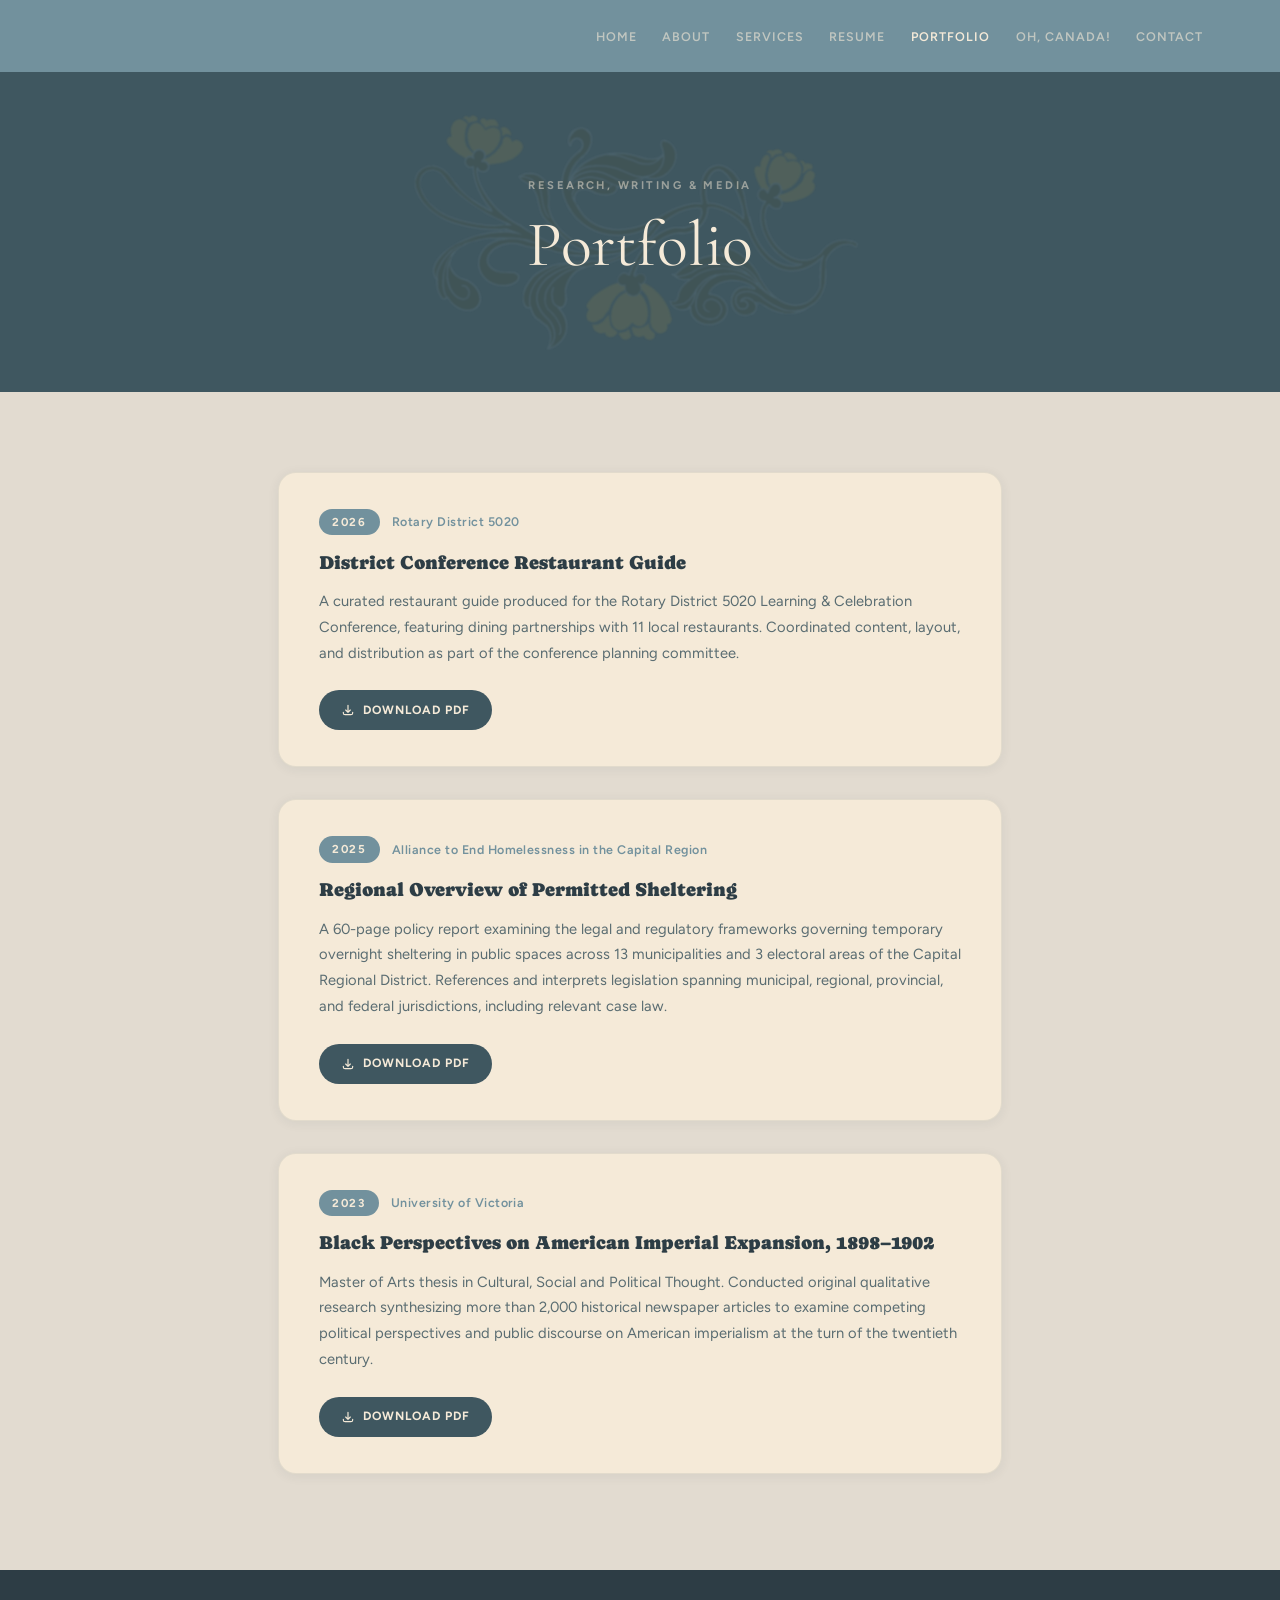
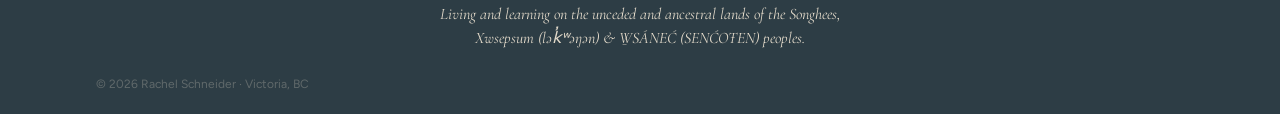
<file: publications.html>
<!DOCTYPE html>
<html lang="en">
<head>
  <meta charset="UTF-8">
  <meta name="viewport" content="width=device-width, initial-scale=1.0">
  <title>Portfolio — Rachel Schneider</title>
  <link rel="icon" type="image/png" href="assets/Yellow-flower.png">
  <link rel="apple-touch-icon" href="assets/Yellow-flower.png">
  <link rel="preconnect" href="https://fonts.googleapis.com">
  <link href="https://fonts.googleapis.com/css2?family=Caprasimo&family=Cormorant+Garamond:wght@300;400&family=Figtree:wght@400;600;700&display=swap" rel="stylesheet">
  <style>
    :root {
      --beige:       #d4cbb8;
      --beige-deep:  #c3baaa;
      --beige-light: #e2dbd0;
      --slate:       #72919d;
      --slate-dark:  #3f5760;
      --slate-deep:  #2d3d45;
      --olive:       #939c73;
      --cream:       #f5ead8;
      --radius:      18px;
      --nav-h:       72px;
    }

    *, *::before, *::after { margin: 0; padding: 0; box-sizing: border-box; }
    html { scroll-behavior: smooth; overflow-x: hidden; }

    body {
      background: var(--beige-light);
      color: var(--slate-deep);
      font-family: 'Figtree', system-ui, sans-serif;
      line-height: 1.6;
      min-height: 100vh;
      display: flex;
      flex-direction: column;
      overflow-x: hidden;
    }

    /* ── Nav ── */
    .top-nav {
      position: sticky;
      top: 0;
      z-index: 100;
      background: var(--slate);
      display: flex;
      align-items: center;
      justify-content: flex-end;
      padding: 0 clamp(1.5rem, 6vw, 5rem);
      height: var(--nav-h);
    }
    .nav-links { display: flex; gap: clamp(0.9rem, 2vw, 1.8rem); list-style: none; }
    .nav-links a {
      font-size: 0.78rem;
      font-weight: 600;
      letter-spacing: 0.08em;
      text-transform: uppercase;
      color: var(--cream);
      opacity: 0.6;
      text-decoration: none;
      transition: opacity 0.18s;
    }
    .nav-links a:hover, .nav-links a[aria-current] { opacity: 1; }

    /* ── Hero ── */
    .pub-hero {
      background: var(--slate-dark);
      padding: 5rem clamp(2rem, 8vw, 8rem) 4.5rem;
      min-height: 320px;
      display: flex;
      flex-direction: column;
      align-items: center;
      justify-content: center;
      text-align: center;
      position: relative;
      overflow: hidden;
    }
    .pub-hero .hero-flower {
      position: absolute;
      top: 50%; left: 50%;
      transform: translate(-50%, -50%);
      width: 151%;
      max-width: 972px;
      opacity: 0.50;
      pointer-events: none;
      z-index: 0;
    }
    .pub-hero .label, .pub-hero h1, .pub-hero p { position: relative; z-index: 1; }

    .pub-hero .label {
      font-size: 0.7rem;
      font-weight: 700;
      letter-spacing: 0.22em;
      text-transform: uppercase;
      color: rgba(245,234,216,0.5);
      margin-bottom: 1rem;
    }
    .pub-hero h1 {
      font-family: 'Cormorant Garamond', Georgia, serif;
      font-weight: 400;
      font-size: clamp(2.8rem, 5vw, 4.5rem);
      line-height: 1.05;
      color: var(--cream);
      margin-bottom: 1rem;
    }
    .pub-hero p {
      font-size: 1rem;
      color: rgba(245,234,216,0.6);
      max-width: 42ch;
      margin: 0 auto;
    }

    /* ── Publications list ── */
    .pub-list {
      flex: 1;
      max-width: 820px;
      margin: 0 auto;
      padding: 5rem clamp(1.5rem, 5vw, 3rem) 6rem;
      display: flex;
      flex-direction: column;
      gap: 2rem;
    }

    .pub-card {
      background: var(--cream);
      border: 1px solid rgba(63,87,96,0.1);
      border-radius: var(--radius);
      padding: 2.25rem 2.5rem;
      box-shadow: 0 2px 12px rgba(45,61,69,0.07);
    }

    .pub-meta {
      display: flex;
      align-items: center;
      gap: 0.75rem;
      margin-bottom: 0.9rem;
      flex-wrap: wrap;
    }
    .pub-year {
      font-size: 0.72rem;
      font-weight: 700;
      letter-spacing: 0.15em;
      text-transform: uppercase;
      color: var(--cream);
      background: var(--slate);
      border-radius: 999px;
      padding: 0.25rem 0.8rem;
    }
    .pub-org {
      font-size: 0.78rem;
      font-weight: 600;
      color: var(--slate);
      letter-spacing: 0.04em;
    }

    .pub-title {
      font-family: 'Caprasimo', serif;
      font-weight: 400;
      font-size: clamp(1rem, 1.5vw, 1.2rem);
      color: var(--slate-deep);
      line-height: 1.3;
      margin-bottom: 0.9rem;
    }

    .pub-desc {
      font-size: 0.92rem;
      line-height: 1.75;
      color: var(--slate-dark);
      opacity: 0.85;
      margin-bottom: 1.5rem;
    }

    .pub-download {
      display: inline-flex;
      align-items: center;
      gap: 0.5rem;
      padding: 0.65rem 1.4rem;
      background: var(--slate-dark);
      color: var(--cream);
      border-radius: 999px;
      font-size: 0.75rem;
      font-weight: 700;
      letter-spacing: 0.08em;
      text-transform: uppercase;
      text-decoration: none;
      transition: opacity 0.18s, transform 0.18s;
    }
    .pub-download:hover { opacity: 0.85; transform: translateY(-1px); }

    /* ── Footer ── */
    .footer {
      background: var(--slate-deep);
      padding: 1.25rem clamp(2rem, 8vw, 6rem);
      display: flex;
      align-items: center;
      justify-content: space-between;
      flex-wrap: wrap;
      gap: 0.75rem;
    }
    .footer-brand { font-family: 'Caprasimo', serif; font-size: 1rem; color: var(--cream); opacity: 0.8; }
    .footer-links { display: flex; gap: 1.5rem; list-style: none; }
    .footer-links a {
      font-size: 0.75rem; font-weight: 700; letter-spacing: 0.08em; text-transform: uppercase;
      color: var(--cream); opacity: 0.4; text-decoration: none; transition: opacity 0.18s;
    }
    .footer-links a:hover { opacity: 0.9; }
    .footer-copy { font-size: 0.75rem; color: var(--cream); opacity: 0.25; width: 100%; }
    .footer-land { font-size: clamp(0.85rem, 1.3vw, 1rem); color: var(--cream); opacity: 0.9; width: 100%; text-align: center; line-height: 1.55; font-style: italic; padding: 0.75rem 2rem; font-family: 'Cormorant Garamond', Georgia, serif; font-weight: 400; text-wrap: balance; }

    .nav-brand { display: none; font-family: 'Caprasimo', serif; font-size: 1.05rem; color: var(--cream); text-decoration: none; opacity: 0.92; }

    .nav-hamburger {
      display: none;
      flex-direction: column;
      justify-content: center;
      gap: 5px;
      background: none;
      border: none;
      cursor: pointer;
      padding: 0.5rem;
    }
    .nav-hamburger span { display: block; width: 22px; height: 2px; background: var(--cream); border-radius: 2px; }

    @media (max-width: 600px) {
      .pub-card { padding: 1.75rem 1.5rem; }
      .footer { flex-direction: column; align-items: flex-start; }
      .footer-land { font-size: 0.68rem; padding: 0.5rem 0.75rem; }
      .nav-brand { display: block; }
      .top-nav { justify-content: space-between; }
      .top-nav nav { position: absolute; }
      .nav-hamburger { display: flex; }
      .nav-links {
        display: none;
        position: fixed;
        top: var(--nav-h);
        left: 0; right: 0;
        flex-direction: column;
        background: var(--slate-dark);
        padding: 0.5rem 0;
        gap: 0;
        box-shadow: 0 8px 24px rgba(0,0,0,0.25);
        z-index: 99;
      }
      .nav-links.open { display: flex; }
      .nav-links li { width: 100%; }
      .nav-links a { display: block; padding: 0.9rem 1.5rem; font-size: 0.9rem; opacity: 0.85; border-bottom: 1px solid rgba(245,234,216,0.1); }
    }

  </style>
</head>
<body>

  <header class="top-nav">
    <a class="nav-brand" href="home.html">Rachel Schneider</a>
    <button class="nav-hamburger" aria-label="Open menu" aria-expanded="false">
      <span></span><span></span><span></span>
    </button>
    <nav aria-label="Main">
      <ul class="nav-links">
        <li><a href="home.html">Home</a></li>
        <li><a href="about.html">About</a></li>
        <li><a href="services.html">Services</a></li>
        <li><a href="resume.html">Resume</a></li>
        <li><a href="publications.html" aria-current="page">Portfolio</a></li>
        <li><a href="cities15.html">Oh, Canada!</a></li>
        <li><a href="contact.html">Contact</a></li>
      </ul>
    </nav>
  </header>

  <div class="pub-hero">
    <img class="hero-flower" src="assets/background-flower.png" alt="" aria-hidden="true">
    <p class="label">Research, Writing & Media</p>
    <h1>Portfolio</h1>
  </div>

  <main class="pub-list">

    <div class="pub-card">
      <div class="pub-meta">
        <span class="pub-year">2026</span>
        <span class="pub-org">Rotary District 5020</span>
      </div>
      <p class="pub-title">District Conference Restaurant Guide</p>
      <p class="pub-desc">A curated restaurant guide produced for the Rotary District 5020 Learning & Celebration Conference, featuring dining partnerships with 11 local restaurants. Coordinated content, layout, and distribution as part of the conference planning committee.</p>
      <a href="assets/Rotary_District_Conference_Restaurant_Guide.pdf" download class="pub-download">
        <svg width="14" height="14" fill="none" viewBox="0 0 24 24" stroke="currentColor" stroke-width="2" aria-hidden="true">
          <path stroke-linecap="round" stroke-linejoin="round" d="M4 16v1a3 3 0 003 3h10a3 3 0 003-3v-1m-4-4l-4 4m0 0l-4-4m4 4V4"/>
        </svg>
        Download PDF
      </a>
    </div>

    <div class="pub-card">
      <div class="pub-meta">
        <span class="pub-year">2025</span>
        <span class="pub-org">Alliance to End Homelessness in the Capital Region</span>
      </div>
      <p class="pub-title">Regional Overview of Permitted Sheltering</p>
      <p class="pub-desc">A 60-page policy report examining the legal and regulatory frameworks governing temporary overnight sheltering in public spaces across 13 municipalities and 3 electoral areas of the Capital Regional District. References and interprets legislation spanning municipal, regional, provincial, and federal jurisdictions, including relevant case law.</p>
      <a href="assets/AEHCR Sheltering Report - With References.pdf" download class="pub-download">
        <svg width="14" height="14" fill="none" viewBox="0 0 24 24" stroke="currentColor" stroke-width="2" aria-hidden="true">
          <path stroke-linecap="round" stroke-linejoin="round" d="M4 16v1a3 3 0 003 3h10a3 3 0 003-3v-1m-4-4l-4 4m0 0l-4-4m4 4V4"/>
        </svg>
        Download PDF
      </a>
    </div>

    <div class="pub-card">
      <div class="pub-meta">
        <span class="pub-year">2023</span>
        <span class="pub-org">University of Victoria</span>
      </div>
      <p class="pub-title">Black Perspectives on American Imperial Expansion, 1898–1902</p>
      <p class="pub-desc">Master of Arts thesis in Cultural, Social and Political Thought. Conducted original qualitative research synthesizing more than 2,000 historical newspaper articles to examine competing political perspectives and public discourse on American imperialism at the turn of the twentieth century.</p>
      <a href="assets/Schneider_Rachel_Masters_of_CPST_2023.pdf" download class="pub-download">
        <svg width="14" height="14" fill="none" viewBox="0 0 24 24" stroke="currentColor" stroke-width="2" aria-hidden="true">
          <path stroke-linecap="round" stroke-linejoin="round" d="M4 16v1a3 3 0 003 3h10a3 3 0 003-3v-1m-4-4l-4 4m0 0l-4-4m4 4V4"/>
        </svg>
        Download PDF
      </a>
    </div>

  </main>

  <footer class="footer">
    <p class="footer-land">Living and learning on the unceded and ancestral lands of the Songhees,<br>Xwsepsum (lək̓ʷəŋən) & W̱SÁNEĆ (SENĆOŦEN) peoples.</p>
    <p class="footer-copy">© 2026 Rachel Schneider · Victoria, BC</p>
  </footer>

  <script>
    (function() {
      var btn = document.querySelector('.nav-hamburger');
      var nav = document.querySelector('.nav-links');
      if (btn && nav) {
        btn.addEventListener('click', function() {
          var open = nav.classList.toggle('open');
          btn.setAttribute('aria-expanded', open);
        });
      }
    })();
  </script>

</body>
</html>
</file>
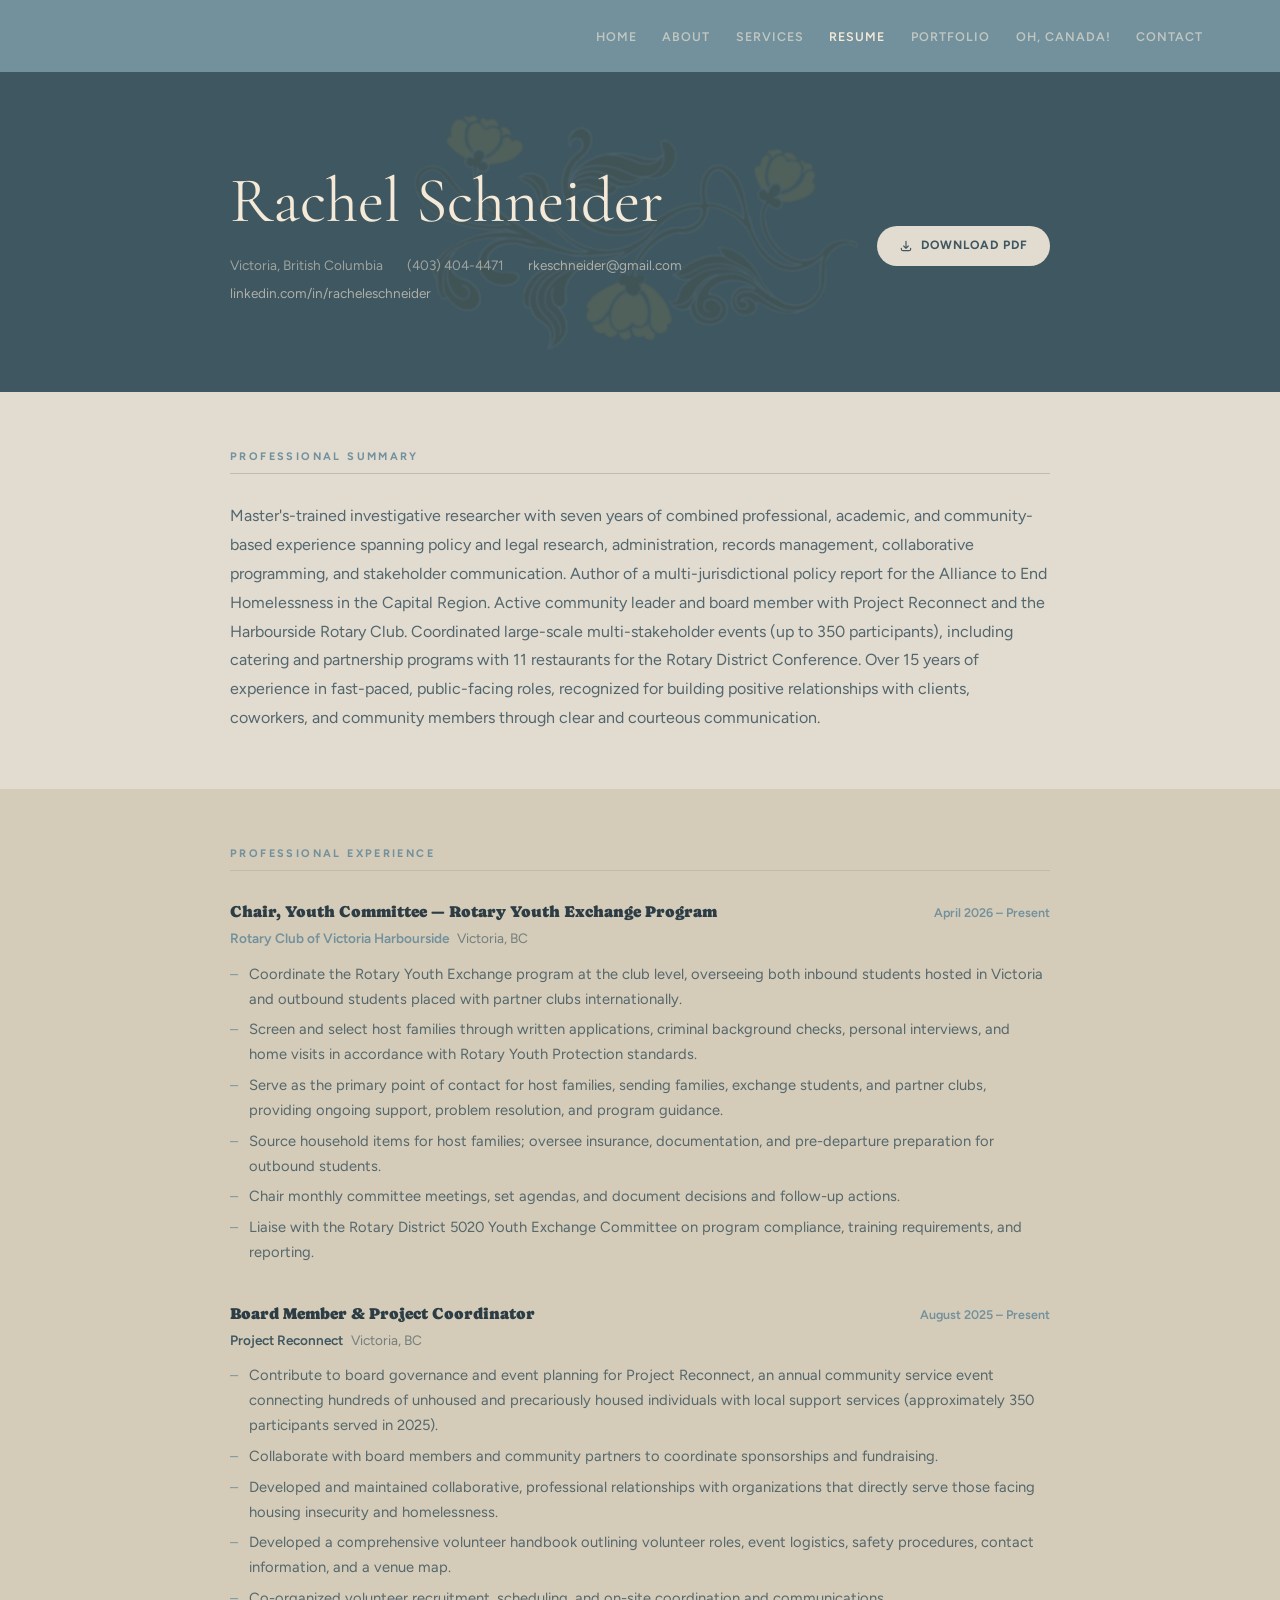
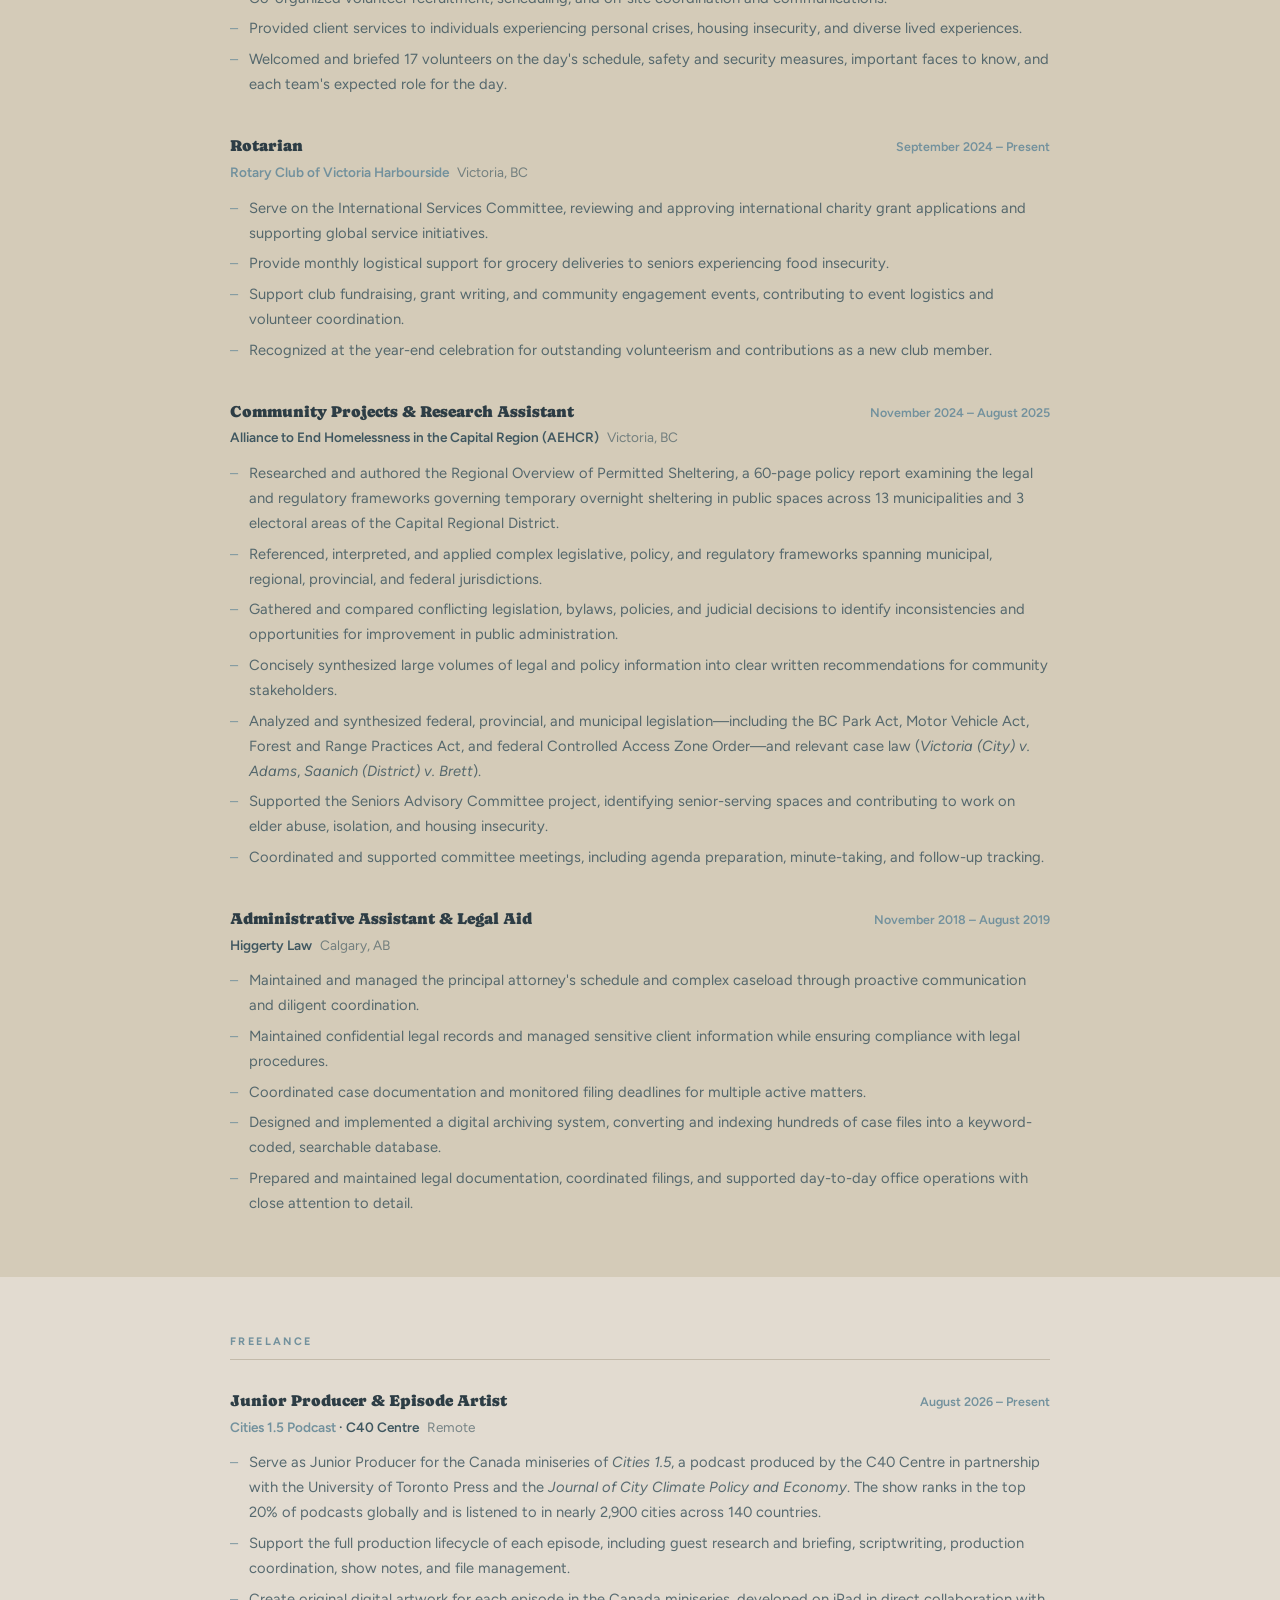
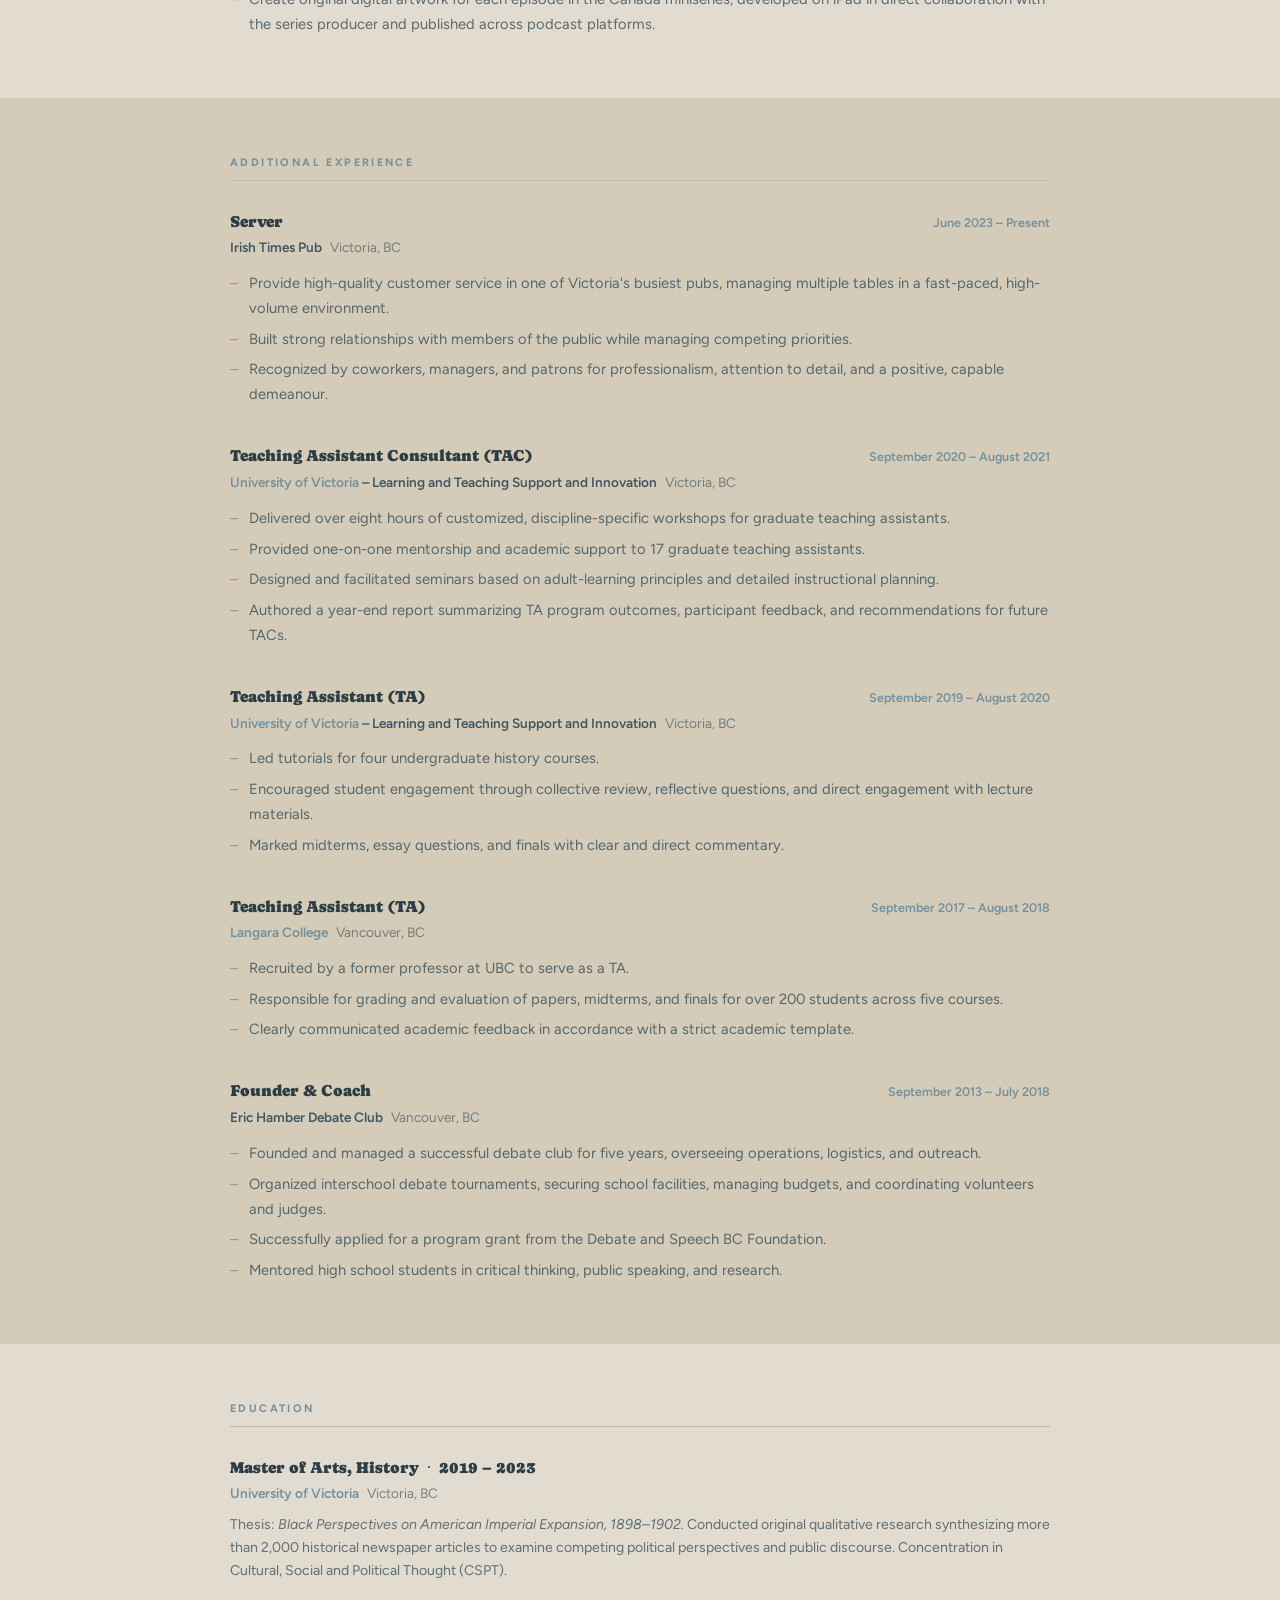
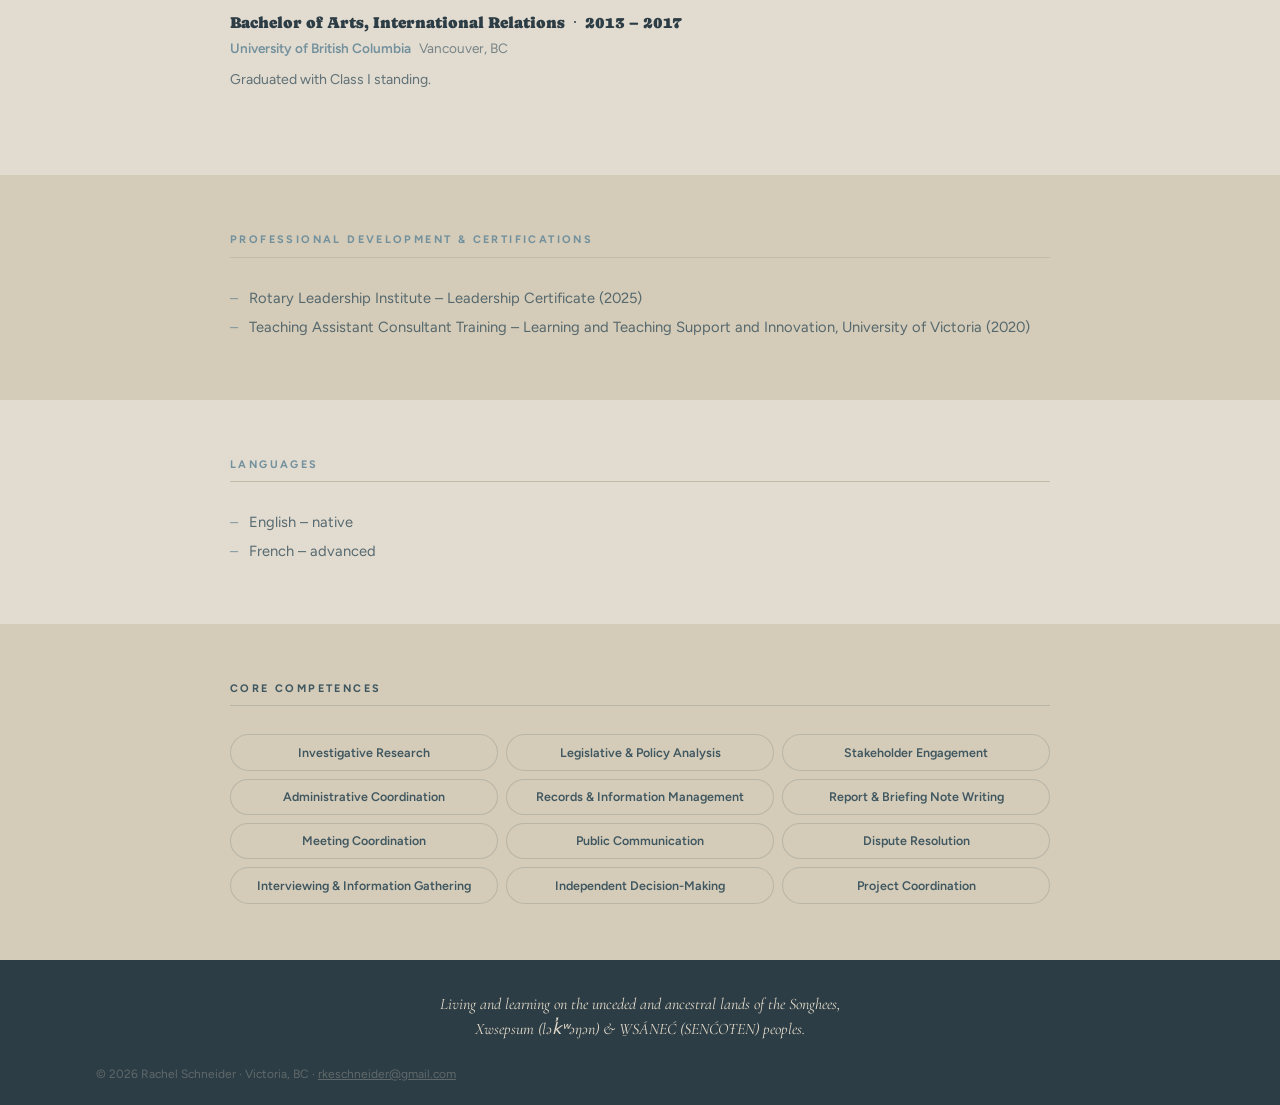
<file: resume.html>
<!DOCTYPE html>
<html lang="en">
<head>
  <meta charset="UTF-8">
  <meta name="viewport" content="width=device-width, initial-scale=1.0">
  <title>Resume — Rachel Schneider</title>
  <link rel="icon" type="image/png" href="assets/Yellow-flower.png">
  <link rel="apple-touch-icon" href="assets/Yellow-flower.png">
  <link rel="preconnect" href="https://fonts.googleapis.com">
  <link href="https://fonts.googleapis.com/css2?family=Caprasimo&family=Cormorant+Garamond:wght@300;400&family=Figtree:wght@400;600;700&display=swap" rel="stylesheet">
  <style>
    :root {
      --beige:       #d4cbb8;
      --beige-deep:  #c3baaa;
      --beige-light: #e2dbd0;
      --slate:       #72919d;
      --slate-dark:  #3f5760;
      --slate-deep:  #2d3d45;
      --olive:       #939c73;
      --cream:       #f5ead8;
      --radius:      14px;
      --nav-h:       72px;
      --max-w:       820px;
    }

    *, *::before, *::after { margin: 0; padding: 0; box-sizing: border-box; }
    html { scroll-behavior: smooth; overflow-x: hidden; }

    body {
      background: var(--beige);
      color: var(--slate-deep);
      font-family: 'Figtree', system-ui, sans-serif;
      line-height: 1.6;
      overflow-x: hidden;
    }

    /* ── Nav ── */
    .top-nav {
      position: sticky;
      top: 0;
      z-index: 100;
      background: var(--slate);
      display: flex;
      align-items: center;
      justify-content: flex-end;
      padding: 0 clamp(1.5rem, 6vw, 5rem);
      height: var(--nav-h);
    }
    .nav-links { display: flex; gap: clamp(0.9rem, 2vw, 1.8rem); list-style: none; }
    .nav-links a {
      font-size: 0.78rem;
      font-weight: 600;
      letter-spacing: 0.08em;
      text-transform: uppercase;
      color: var(--cream);
      opacity: 0.6;
      text-decoration: none;
      transition: opacity 0.18s;
    }
    .nav-links a:hover, .nav-links a[aria-current] { opacity: 1; }

    /* ── Page layout ── */
    .resume-page {
      /* sections are full-width color blocks */
    }

    .resume-block {
      padding: 3.5rem clamp(1.5rem, 10vw, 18rem);
    }

    @media (min-width: 1100px) {
      .resume-block {
        padding-left: max(3rem, calc((100vw - var(--max-w)) / 2));
        padding-right: max(3rem, calc((100vw - var(--max-w)) / 2));
      }
    }

    /* Alternating block colors */
    .resume-block:nth-child(odd)  { background: var(--beige); }
    .resume-block:nth-child(even) { background: var(--beige-light); }

    /* Special overrides */
    .resume-block--header {
      background: var(--slate-dark) !important;
      padding-top: 5rem;
      padding-bottom: 4.5rem;
      min-height: 320px;
      display: flex;
      flex-direction: column;
      justify-content: center;
      position: relative;
      overflow: hidden;
    }
    .resume-block--header .hero-flower {
      position: absolute;
      top: 50%; left: 50%;
      transform: translate(-50%, -50%);
      width: 151%;
      max-width: 972px;
      opacity: 0.50;
      pointer-events: none;
      z-index: 0;
    }
    .resume-header-inner {
      position: relative;
      z-index: 1;
      display: grid;
      grid-template-columns: 3fr 1fr;
      align-items: center;
      gap: 3rem;
    }
    .resume-header-text h1 {
      font-family: 'Cormorant Garamond', Georgia, serif;
      font-weight: 400;
      font-size: clamp(2.8rem, 5vw, 4.5rem);
      line-height: 1.05;
      color: var(--cream);
      margin-bottom: 1.25rem;
    }
    .resume-header-text .resume-contact {
      color: rgba(245,234,216,0.65);
    }
    .resume-header-text .resume-contact a {
      color: rgba(245,234,216,0.75);
    }
    .resume-header-download {
      display: flex;
      justify-content: flex-end;
      align-items: center;
    }
    .resume-block--experience { background: var(--beige); }
    .resume-block--extra { background: var(--beige-light); }
    .resume-block--education { background: var(--cream); }
    .resume-block--certs { background: var(--beige); }
    .resume-block--languages { background: var(--beige-light); }
    .resume-block--skills { background: var(--beige-deep); }
    .resume-block--skills .section-title { color: var(--slate-dark); border-color: rgba(63,87,96,0.2); }
    .resume-block--skills .skill-tag { background: var(--beige); border-color: rgba(63,87,96,0.18); color: var(--slate-dark); }

    /* ── Page header ── */
    .resume-header {
      border-bottom: 2px solid var(--slate);
      padding-bottom: 2rem;
      margin-bottom: 3rem;
    }
    .resume-header h1 {
      font-family: 'Cormorant Garamond', Georgia, serif;
      font-weight: 400;
      font-size: clamp(2.6rem, 5vw, 4rem);
      line-height: 1.0;
      color: var(--slate-deep);
      margin-bottom: 0.75rem;
    }
    .resume-contact {
      display: flex;
      flex-wrap: wrap;
      gap: 0.4rem 1.5rem;
      font-size: 0.85rem;
      color: var(--slate-dark);
      opacity: 0.8;
    }
    .resume-contact a {
      color: var(--slate);
      text-decoration: none;
    }
    .resume-contact a:hover { text-decoration: underline; }

    /* ── Download button ── */
    .resume-download {
      display: inline-flex;
      align-items: center;
      gap: 0.5rem;
      margin-top: 1.25rem;
      padding: 0.65rem 1.4rem;
      background: var(--beige-light);
      color: var(--slate-dark);
      border-radius: 999px;
      font-size: 0.75rem;
      font-weight: 700;
      letter-spacing: 0.08em;
      text-transform: uppercase;
      text-decoration: none;
      transition: opacity 0.18s, transform 0.18s;
    }
    .resume-download:hover { opacity: 0.85; transform: translateY(-1px); }

    /* ── Sections ── */
    .resume-section { margin-bottom: 3rem; }

    .section-title {
      font-size: 0.68rem;
      font-weight: 700;
      letter-spacing: 0.22em;
      text-transform: uppercase;
      color: var(--slate);
      border-bottom: 1px solid var(--beige-deep);
      padding-bottom: 0.5rem;
      margin-bottom: 1.75rem;
    }

    /* ── Summary ── */
    .summary-text {
      font-size: 1rem;
      line-height: 1.8;
      color: var(--slate-dark);
      opacity: 0.88;
    }

    /* ── Experience entries ── */
    .entry { margin-bottom: 2.25rem; }
    .entry:last-child { margin-bottom: 0; }

    .entry-header {
      display: flex;
      justify-content: space-between;
      align-items: baseline;
      flex-wrap: wrap;
      gap: 0.25rem;
      margin-bottom: 0.2rem;
    }
    .entry-title {
      font-family: 'Caprasimo', serif;
      font-size: 1rem;
      font-weight: 400;
      color: var(--slate-deep);
    }
    .entry-dates {
      font-size: 0.78rem;
      font-weight: 600;
      color: var(--slate);
      white-space: nowrap;
    }
    .entry-org {
      font-size: 0.85rem;
      font-weight: 600;
      color: var(--slate-dark);
      margin-bottom: 0.75rem;
    }
    .entry-org a {
      color: var(--slate);
      text-decoration: none;
    }
    .entry-org a:hover { text-decoration: underline; }
    .entry-org .location {
      font-weight: 400;
      opacity: 0.65;
      margin-left: 0.5rem;
    }

    .entry-bullets {
      list-style: none;
      padding: 0;
    }
    .entry-bullets li {
      position: relative;
      padding-left: 1.2rem;
      font-size: 0.92rem;
      line-height: 1.7;
      color: var(--slate-dark);
      opacity: 0.85;
      margin-bottom: 0.35rem;
    }
    .entry-bullets li::before {
      content: '–';
      position: absolute;
      left: 0;
      color: var(--slate);
    }

    /* ── Education ── */
    .edu-entry { margin-bottom: 1.75rem; }
    .edu-degree {
      font-family: 'Caprasimo', serif;
      font-size: 1rem;
      color: var(--slate-deep);
    }
    .edu-school {
      font-size: 0.85rem;
      font-weight: 600;
      color: var(--slate-dark);
      margin: 0.15rem 0 0.5rem;
    }
    .edu-school a { color: var(--slate); text-decoration: none; }
    .edu-school a:hover { text-decoration: underline; }
    .edu-details {
      font-size: 0.88rem;
      line-height: 1.65;
      color: var(--slate-dark);
      opacity: 0.8;
    }

    /* ── Skills grid ── */
    .skills-grid {
      display: grid;
      grid-template-columns: repeat(auto-fill, minmax(200px, 1fr));
      gap: 0.5rem;
    }
    .skill-tag {
      font-size: 0.78rem;
      font-weight: 600;
      padding: 0.45rem 0.9rem;
      background: var(--beige-light);
      border: 1px solid rgba(63,87,96,0.15);
      border-radius: 999px;
      color: var(--slate-dark);
      text-align: center;
    }

    /* ── Certs & Languages ── */
    .simple-list {
      list-style: none;
      padding: 0;
    }
    .simple-list li {
      font-size: 0.92rem;
      line-height: 1.7;
      color: var(--slate-dark);
      opacity: 0.85;
      padding-left: 1.2rem;
      position: relative;
      margin-bottom: 0.25rem;
    }
    .simple-list li::before {
      content: '–';
      position: absolute;
      left: 0;
      color: var(--slate);
    }

    /* ── Footer ── */
    .footer {
      background: var(--slate-deep);
      padding: 1.25rem clamp(2rem, 8vw, 6rem);
      display: flex;
      align-items: center;
      justify-content: space-between;
      flex-wrap: wrap;
      gap: 0.75rem;
    }
    .footer-brand {
      font-family: 'Caprasimo', serif;
      font-size: 1rem;
      color: var(--cream);
      opacity: 0.8;
    }
    .footer-links { display: flex; gap: 1.5rem; list-style: none; }
    .footer-links a {
      font-size: 0.75rem;
      font-weight: 700;
      letter-spacing: 0.08em;
      text-transform: uppercase;
      color: var(--cream);
      opacity: 0.4;
      text-decoration: none;
      transition: opacity 0.18s;
    }
    .footer-links a:hover { opacity: 0.9; }
    .footer-copy { font-size: 0.75rem; color: var(--cream); opacity: 0.25; width: 100%; }
    .footer-land { font-size: clamp(0.85rem, 1.3vw, 1rem); color: var(--cream); opacity: 0.9; width: 100%; text-align: center; line-height: 1.55; font-style: italic; padding: 0.75rem 2rem; font-family: 'Cormorant Garamond', Georgia, serif; font-weight: 400; text-wrap: balance; }

    .nav-brand { display: none; font-family: 'Caprasimo', serif; font-size: 1.05rem; color: var(--cream); text-decoration: none; opacity: 0.92; }

    .nav-hamburger {
      display: none;
      flex-direction: column;
      justify-content: center;
      gap: 5px;
      background: none;
      border: none;
      cursor: pointer;
      padding: 0.5rem;
    }
    .nav-hamburger span { display: block; width: 22px; height: 2px; background: var(--cream); border-radius: 2px; }

    @media (max-width: 600px) {
      .entry-header { flex-direction: column; }
      .skills-grid { grid-template-columns: 1fr 1fr; }
      .footer { flex-direction: column; align-items: flex-start; }
      .footer-land { font-size: 0.68rem; padding: 0.5rem 0.75rem; }
      .resume-header-inner { grid-template-columns: 1fr; gap: 1.5rem; }
      .resume-header-download { justify-content: flex-start; }
      .nav-brand { display: block; }
      .top-nav { justify-content: space-between; }
      .top-nav nav { position: absolute; }
      .nav-hamburger { display: flex; }
      .nav-links {
        display: none;
        position: fixed;
        top: var(--nav-h);
        left: 0; right: 0;
        flex-direction: column;
        background: var(--slate-dark);
        padding: 0.5rem 0;
        gap: 0;
        box-shadow: 0 8px 24px rgba(0,0,0,0.25);
        z-index: 99;
      }
      .nav-links.open { display: flex; }
      .nav-links li { width: 100%; }
      .nav-links a { display: block; padding: 0.9rem 1.5rem; font-size: 0.9rem; opacity: 0.85; border-bottom: 1px solid rgba(245,234,216,0.1); }
    }

  </style>
</head>
<body>

  <!-- NAV -->
  <header class="top-nav">
    <a class="nav-brand" href="home.html">Rachel Schneider</a>
    <button class="nav-hamburger" aria-label="Open menu" aria-expanded="false">
      <span></span><span></span><span></span>
    </button>
    <nav aria-label="Main">
      <ul class="nav-links">
        <li><a href="home.html">Home</a></li>
        <li><a href="about.html">About</a></li>
        <li><a href="services.html">Services</a></li>
        <li><a href="resume.html" aria-current="page">Resume</a></li>
        <li><a href="publications.html">Portfolio</a></li>
        <li><a href="cities15.html">Oh, Canada!</a></li>
        <li><a href="contact.html">Contact</a></li>
      </ul>
    </nav>
  </header>

  <main class="resume-page">

    <!-- HEADER -->
    <div class="resume-block resume-block--header">
      <img class="hero-flower" src="assets/background-flower.png" alt="" aria-hidden="true">
      <div class="resume-header-inner">
        <div class="resume-header-text">
          <h1>Rachel Schneider</h1>
          <div class="resume-contact">
            <span>Victoria, British Columbia</span>
            <span>(403) 404-4471</span>
            <a href="mailto:rkeschneider@gmail.com">rkeschneider@gmail.com</a>
            <a href="https://linkedin.com/in/racheleschneider" target="_blank" rel="noopener">linkedin.com/in/racheleschneider</a>
          </div>
        </div>
        <div class="resume-header-download">
          <a href="assets/rachel-schneider-resume.pdf" download="Rachel_Schneider_Resume.pdf" class="resume-download">
            <svg width="14" height="14" fill="none" viewBox="0 0 24 24" stroke="currentColor" stroke-width="2" aria-hidden="true">
              <path stroke-linecap="round" stroke-linejoin="round" d="M4 16v1a3 3 0 003 3h10a3 3 0 003-3v-1m-4-4l-4 4m0 0l-4-4m4 4V4"/>
            </svg>
            Download PDF
          </a>
        </div>
      </div>
    </div><!-- /header block -->

    <!-- SUMMARY -->
    <div class="resume-block resume-block--summary">
    <section class="resume-section" style="margin-bottom:0">
      <p class="section-title">Professional Summary</p>
      <p class="summary-text">Master's-trained investigative researcher with seven years of combined professional, academic, and community-based experience spanning policy and legal research, administration, records management, collaborative programming, and stakeholder communication. Author of a multi-jurisdictional policy report for the Alliance to End Homelessness in the Capital Region. Active community leader and board member with Project Reconnect and the Harbourside Rotary Club. Coordinated large-scale multi-stakeholder events (up to 350 participants), including catering and partnership programs with 11 restaurants for the Rotary District Conference. Over 15 years of experience in fast-paced, public-facing roles, recognized for building positive relationships with clients, coworkers, and community members through clear and courteous communication.</p>
    </section>
    </div><!-- /summary block -->

    <!-- PROFESSIONAL EXPERIENCE -->
    <div class="resume-block resume-block--experience">
    <section class="resume-section" style="margin-bottom:0">
      <p class="section-title">Professional Experience</p>

      <div class="entry">
        <div class="entry-header">
          <span class="entry-title">Chair, Youth Committee — Rotary Youth Exchange Program</span>
          <span class="entry-dates">April 2026 – Present</span>
        </div>
        <p class="entry-org"><a href="https://www.rotary.org" target="_blank" rel="noopener">Rotary Club of Victoria Harbourside</a><span class="location">Victoria, BC</span></p>
        <ul class="entry-bullets">
          <li>Coordinate the Rotary Youth Exchange program at the club level, overseeing both inbound students hosted in Victoria and outbound students placed with partner clubs internationally.</li>
          <li>Screen and select host families through written applications, criminal background checks, personal interviews, and home visits in accordance with Rotary Youth Protection standards.</li>
          <li>Serve as the primary point of contact for host families, sending families, exchange students, and partner clubs, providing ongoing support, problem resolution, and program guidance.</li>
          <li>Source household items for host families; oversee insurance, documentation, and pre-departure preparation for outbound students.</li>
          <li>Chair monthly committee meetings, set agendas, and document decisions and follow-up actions.</li>
          <li>Liaise with the Rotary District 5020 Youth Exchange Committee on program compliance, training requirements, and reporting.</li>
        </ul>
      </div>

      <div class="entry">
        <div class="entry-header">
          <span class="entry-title">Board Member & Project Coordinator</span>
          <span class="entry-dates">August 2025 – Present</span>
        </div>
        <p class="entry-org">Project Reconnect<span class="location">Victoria, BC</span></p>
        <ul class="entry-bullets">
          <li>Contribute to board governance and event planning for Project Reconnect, an annual community service event connecting hundreds of unhoused and precariously housed individuals with local support services (approximately 350 participants served in 2025).</li>
          <li>Collaborate with board members and community partners to coordinate sponsorships and fundraising.</li>
          <li>Developed and maintained collaborative, professional relationships with organizations that directly serve those facing housing insecurity and homelessness.</li>
          <li>Developed a comprehensive volunteer handbook outlining volunteer roles, event logistics, safety procedures, contact information, and a venue map.</li>
          <li>Co-organized volunteer recruitment, scheduling, and on-site coordination and communications.</li>
          <li>Provided client services to individuals experiencing personal crises, housing insecurity, and diverse lived experiences.</li>
          <li>Welcomed and briefed 17 volunteers on the day's schedule, safety and security measures, important faces to know, and each team's expected role for the day.</li>
        </ul>
      </div>

      <div class="entry">
        <div class="entry-header">
          <span class="entry-title">Rotarian</span>
          <span class="entry-dates">September 2024 – Present</span>
        </div>
        <p class="entry-org"><a href="https://www.rotary.org" target="_blank" rel="noopener">Rotary Club of Victoria Harbourside</a><span class="location">Victoria, BC</span></p>
        <ul class="entry-bullets">
          <li>Serve on the International Services Committee, reviewing and approving international charity grant applications and supporting global service initiatives.</li>
          <li>Provide monthly logistical support for grocery deliveries to seniors experiencing food insecurity.</li>
          <li>Support club fundraising, grant writing, and community engagement events, contributing to event logistics and volunteer coordination.</li>
          <li>Recognized at the year-end celebration for outstanding volunteerism and contributions as a new club member.</li>
        </ul>
      </div>

      <div class="entry">
        <div class="entry-header">
          <span class="entry-title">Community Projects & Research Assistant</span>
          <span class="entry-dates">November 2024 – August 2025</span>
        </div>
        <p class="entry-org">Alliance to End Homelessness in the Capital Region (AEHCR)<span class="location">Victoria, BC</span></p>
        <ul class="entry-bullets">
          <li>Researched and authored the Regional Overview of Permitted Sheltering, a 60-page policy report examining the legal and regulatory frameworks governing temporary overnight sheltering in public spaces across 13 municipalities and 3 electoral areas of the Capital Regional District.</li>
          <li>Referenced, interpreted, and applied complex legislative, policy, and regulatory frameworks spanning municipal, regional, provincial, and federal jurisdictions.</li>
          <li>Gathered and compared conflicting legislation, bylaws, policies, and judicial decisions to identify inconsistencies and opportunities for improvement in public administration.</li>
          <li>Concisely synthesized large volumes of legal and policy information into clear written recommendations for community stakeholders.</li>
          <li>Analyzed and synthesized federal, provincial, and municipal legislation—including the BC Park Act, Motor Vehicle Act, Forest and Range Practices Act, and federal Controlled Access Zone Order—and relevant case law (<em>Victoria (City) v. Adams</em>, <em>Saanich (District) v. Brett</em>).</li>
          <li>Supported the Seniors Advisory Committee project, identifying senior-serving spaces and contributing to work on elder abuse, isolation, and housing insecurity.</li>
          <li>Coordinated and supported committee meetings, including agenda preparation, minute-taking, and follow-up tracking.</li>
        </ul>
      </div>

      <div class="entry">
        <div class="entry-header">
          <span class="entry-title">Administrative Assistant & Legal Aid</span>
          <span class="entry-dates">November 2018 – August 2019</span>
        </div>
        <p class="entry-org">Higgerty Law<span class="location">Calgary, AB</span></p>
        <ul class="entry-bullets">
          <li>Maintained and managed the principal attorney's schedule and complex caseload through proactive communication and diligent coordination.</li>
          <li>Maintained confidential legal records and managed sensitive client information while ensuring compliance with legal procedures.</li>
          <li>Coordinated case documentation and monitored filing deadlines for multiple active matters.</li>
          <li>Designed and implemented a digital archiving system, converting and indexing hundreds of case files into a keyword-coded, searchable database.</li>
          <li>Prepared and maintained legal documentation, coordinated filings, and supported day-to-day office operations with close attention to detail.</li>
        </ul>
      </div>
    </section>
    </div><!-- /experience block -->

    <!-- FREELANCE -->
    <div class="resume-block resume-block--freelance" style="background: var(--beige-light);">
    <section class="resume-section" style="margin-bottom:0">
      <p class="section-title">Freelance</p>

      <div class="entry">
        <div class="entry-header">
          <span class="entry-title">Junior Producer &amp; Episode Artist</span>
          <span class="entry-dates">August 2026 – Present</span>
        </div>
        <p class="entry-org"><a href="https://cities1point5.buzzsprout.com/" target="_blank" rel="noopener">Cities 1.5 Podcast</a> · C40 Centre<span class="location">Remote</span></p>
        <ul class="entry-bullets">
          <li>Serve as Junior Producer for the Canada miniseries of <em>Cities 1.5</em>, a podcast produced by the C40 Centre in partnership with the University of Toronto Press and the <em>Journal of City Climate Policy and Economy</em>. The show ranks in the top 20% of podcasts globally and is listened to in nearly 2,900 cities across 140 countries.</li>
          <li>Support the full production lifecycle of each episode, including guest research and briefing, scriptwriting, production coordination, show notes, and file management.</li>
          <li>Create original digital artwork for each episode in the Canada miniseries, developed on iPad in direct collaboration with the series producer and published across podcast platforms.</li>
        </ul>
      </div>

    </section>
    </div><!-- /freelance block -->

    <!-- ADDITIONAL EXPERIENCE -->
    <div class="resume-block resume-block--extra">
    <section class="resume-section" style="margin-bottom:0">
      <p class="section-title">Additional Experience</p>

      <div class="entry">
        <div class="entry-header">
          <span class="entry-title">Server</span>
          <span class="entry-dates">June 2023 – Present</span>
        </div>
        <p class="entry-org">Irish Times Pub<span class="location">Victoria, BC</span></p>
        <ul class="entry-bullets">
          <li>Provide high-quality customer service in one of Victoria's busiest pubs, managing multiple tables in a fast-paced, high-volume environment.</li>
          <li>Built strong relationships with members of the public while managing competing priorities.</li>
          <li>Recognized by coworkers, managers, and patrons for professionalism, attention to detail, and a positive, capable demeanour.</li>
        </ul>
      </div>

      <div class="entry">
        <div class="entry-header">
          <span class="entry-title">Teaching Assistant Consultant (TAC)</span>
          <span class="entry-dates">September 2020 – August 2021</span>
        </div>
        <p class="entry-org"><a href="https://www.uvic.ca" target="_blank" rel="noopener">University of Victoria</a> – Learning and Teaching Support and Innovation<span class="location">Victoria, BC</span></p>
        <ul class="entry-bullets">
          <li>Delivered over eight hours of customized, discipline-specific workshops for graduate teaching assistants.</li>
          <li>Provided one-on-one mentorship and academic support to 17 graduate teaching assistants.</li>
          <li>Designed and facilitated seminars based on adult-learning principles and detailed instructional planning.</li>
          <li>Authored a year-end report summarizing TA program outcomes, participant feedback, and recommendations for future TACs.</li>
        </ul>
      </div>

      <div class="entry">
        <div class="entry-header">
          <span class="entry-title">Teaching Assistant (TA)</span>
          <span class="entry-dates">September 2019 – August 2020</span>
        </div>
        <p class="entry-org"><a href="https://www.uvic.ca" target="_blank" rel="noopener">University of Victoria</a> – Learning and Teaching Support and Innovation<span class="location">Victoria, BC</span></p>
        <ul class="entry-bullets">
          <li>Led tutorials for four undergraduate history courses.</li>
          <li>Encouraged student engagement through collective review, reflective questions, and direct engagement with lecture materials.</li>
          <li>Marked midterms, essay questions, and finals with clear and direct commentary.</li>
        </ul>
      </div>

      <div class="entry">
        <div class="entry-header">
          <span class="entry-title">Teaching Assistant (TA)</span>
          <span class="entry-dates">September 2017 – August 2018</span>
        </div>
        <p class="entry-org"><a href="https://langara.ca" target="_blank" rel="noopener">Langara College</a><span class="location">Vancouver, BC</span></p>
        <ul class="entry-bullets">
          <li>Recruited by a former professor at UBC to serve as a TA.</li>
          <li>Responsible for grading and evaluation of papers, midterms, and finals for over 200 students across five courses.</li>
          <li>Clearly communicated academic feedback in accordance with a strict academic template.</li>
        </ul>
      </div>

      <div class="entry">
        <div class="entry-header">
          <span class="entry-title">Founder & Coach</span>
          <span class="entry-dates">September 2013 – July 2018</span>
        </div>
        <p class="entry-org">Eric Hamber Debate Club<span class="location">Vancouver, BC</span></p>
        <ul class="entry-bullets">
          <li>Founded and managed a successful debate club for five years, overseeing operations, logistics, and outreach.</li>
          <li>Organized interschool debate tournaments, securing school facilities, managing budgets, and coordinating volunteers and judges.</li>
          <li>Successfully applied for a program grant from the Debate and Speech BC Foundation.</li>
          <li>Mentored high school students in critical thinking, public speaking, and research.</li>
        </ul>
      </div>
    </section>
    </div><!-- /extra block -->

    <!-- EDUCATION -->
    <div class="resume-block resume-block--education">
    <section class="resume-section" style="margin-bottom:0">
      <p class="section-title">Education</p>

      <div class="edu-entry">
        <p class="edu-degree">Master of Arts, History &nbsp;·&nbsp; 2019 – 2023</p>
        <p class="edu-school"><a href="https://www.uvic.ca" target="_blank" rel="noopener">University of Victoria</a><span style="font-weight:400;opacity:0.65;margin-left:0.5rem">Victoria, BC</span></p>
        <p class="edu-details">Thesis: <em>Black Perspectives on American Imperial Expansion, 1898–1902.</em> Conducted original qualitative research synthesizing more than 2,000 historical newspaper articles to examine competing political perspectives and public discourse. Concentration in Cultural, Social and Political Thought (CSPT).</p>
      </div>

      <div class="edu-entry">
        <p class="edu-degree">Bachelor of Arts, International Relations &nbsp;·&nbsp; 2013 – 2017</p>
        <p class="edu-school"><a href="https://www.ubc.ca" target="_blank" rel="noopener">University of British Columbia</a><span style="font-weight:400;opacity:0.65;margin-left:0.5rem">Vancouver, BC</span></p>
        <p class="edu-details">Graduated with Class I standing.</p>
      </div>
    </section>
    </div><!-- /education block -->

    <!-- CERTIFICATIONS -->
    <div class="resume-block resume-block--certs">
    <section class="resume-section" style="margin-bottom:0">
      <p class="section-title">Professional Development & Certifications</p>
      <ul class="simple-list">
        <li>Rotary Leadership Institute – Leadership Certificate (2025)</li>
        <li>Teaching Assistant Consultant Training – Learning and Teaching Support and Innovation, University of Victoria (2020)</li>
      </ul>
    </section>
    </div><!-- /certs block -->

    <!-- LANGUAGES -->
    <div class="resume-block resume-block--languages">
    <section class="resume-section" style="margin-bottom:0">
      <p class="section-title">Languages</p>
      <ul class="simple-list">
        <li>English – native</li>
        <li>French – advanced</li>
      </ul>
    </section>
    </div><!-- /languages block -->

    <!-- CORE COMPETENCES -->
    <div class="resume-block resume-block--skills">
    <section class="resume-section" style="margin-bottom:0">
      <p class="section-title">Core Competences</p>
      <div class="skills-grid">
        <span class="skill-tag">Investigative Research</span>
        <span class="skill-tag">Legislative & Policy Analysis</span>
        <span class="skill-tag">Stakeholder Engagement</span>
        <span class="skill-tag">Administrative Coordination</span>
        <span class="skill-tag">Records & Information Management</span>
        <span class="skill-tag">Report & Briefing Note Writing</span>
        <span class="skill-tag">Meeting Coordination</span>
        <span class="skill-tag">Public Communication</span>
        <span class="skill-tag">Dispute Resolution</span>
        <span class="skill-tag">Interviewing & Information Gathering</span>
        <span class="skill-tag">Independent Decision-Making</span>
        <span class="skill-tag">Project Coordination</span>
      </div>
    </section>
    </div><!-- /skills block -->

  </main>

  <footer class="footer">
    <p class="footer-land">Living and learning on the unceded and ancestral lands of the Songhees,<br>Xwsepsum (lək̓ʷəŋən) & W̱SÁNEĆ (SENĆOŦEN) peoples.</p>
    <p class="footer-copy">© 2026 Rachel Schneider · Victoria, BC · <a href="mailto:rkeschneider@gmail.com" style="color:inherit">rkeschneider@gmail.com</a></p>
  </footer>

  <script>
    (function() {
      var btn = document.querySelector('.nav-hamburger');
      var nav = document.querySelector('.nav-links');
      if (btn && nav) {
        btn.addEventListener('click', function() {
          var open = nav.classList.toggle('open');
          btn.setAttribute('aria-expanded', open);
        });
      }
    })();
  </script>

</body>
</html>
</file>
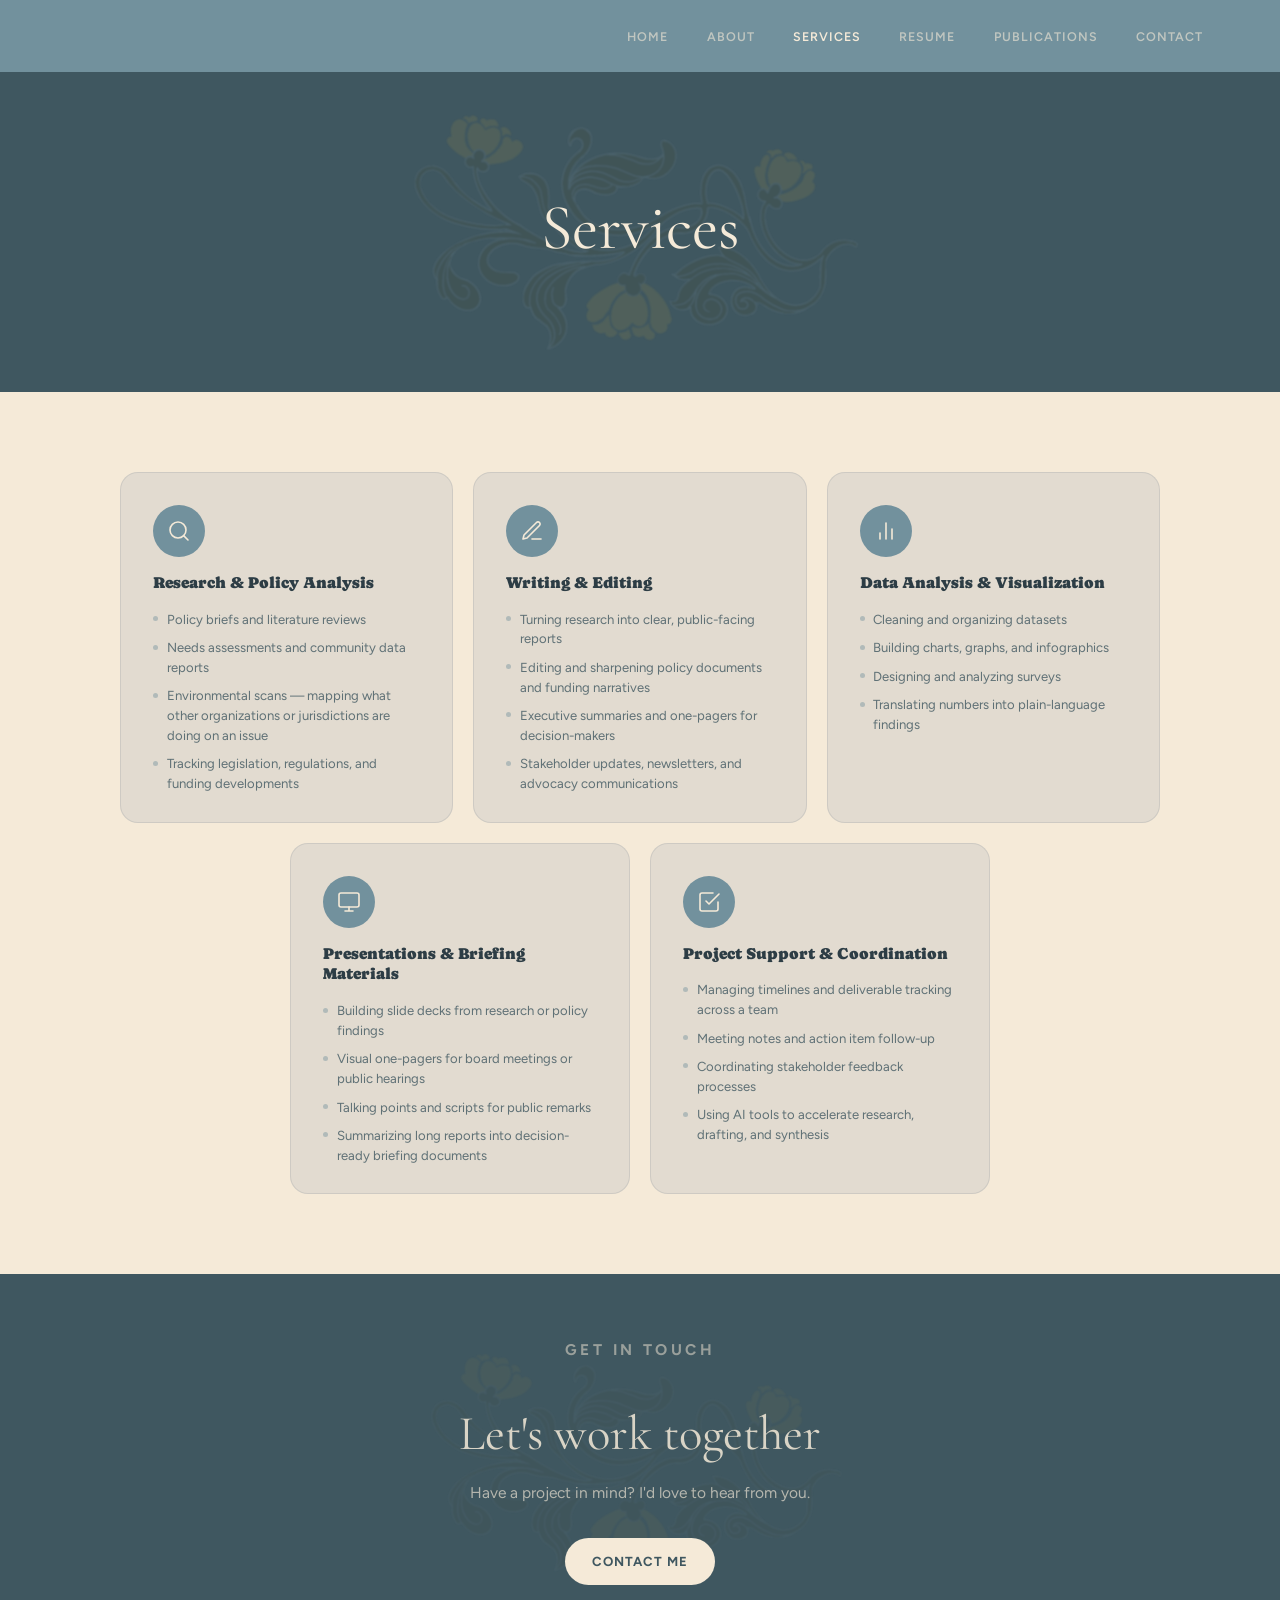
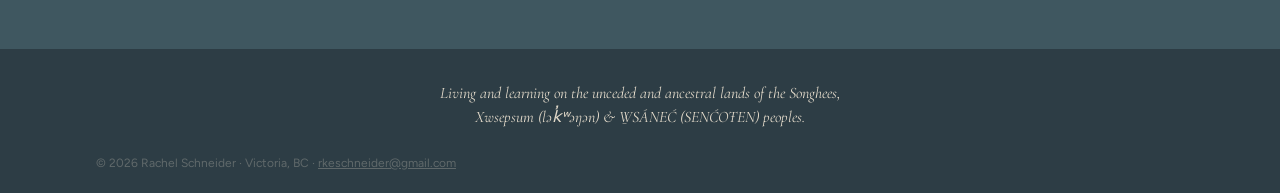
<file: services.html>
<!DOCTYPE html>
<html lang="en">
<head>
  <meta charset="UTF-8">
  <meta name="viewport" content="width=device-width, initial-scale=1.0">
  <title>Services — Rachel Schneider</title>
  <link rel="preconnect" href="https://fonts.googleapis.com">
  <link href="https://fonts.googleapis.com/css2?family=Caprasimo&family=Cormorant+Garamond:wght@300;400&family=Figtree:wght@400;600;700&display=swap" rel="stylesheet">
  <style>

    :root {
      --beige:       #d4cbb8;
      --beige-deep:  #c3baaa;
      --beige-light: #e2dbd0;
      --slate:       #72919d;
      --slate-dark:  #3f5760;
      --slate-deep:  #2d3d45;
      --olive:       #939c73;
      --cream:       #f5ead8;
      --radius:      18px;
      --nav-h:       72px;
    }

    *, *::before, *::after { margin: 0; padding: 0; box-sizing: border-box; }
    html { scroll-behavior: smooth; overflow-x: hidden; }

    body {
      background: var(--beige-light);
      color: var(--slate-deep);
      font-family: 'Figtree', system-ui, sans-serif;
      line-height: 1.6;
      min-height: 100vh;
      display: flex;
      flex-direction: column;
      overflow-x: hidden;
    }

    .label {
      font-size: 0.7rem;
      font-weight: 700;
      letter-spacing: 0.22em;
      text-transform: uppercase;
      color: var(--slate);
      margin-bottom: 0.9rem;
    }

    /* ── Nav ── */
    .top-nav {
      position: sticky;
      top: 0;
      z-index: 100;
      background: var(--slate);
      display: flex;
      align-items: center;
      justify-content: flex-end;
      padding: 0 clamp(1.5rem, 6vw, 5rem);
      height: var(--nav-h);
    }
    .nav-brand { display: none; font-family: 'Caprasimo', serif; font-size: 1.05rem; color: var(--cream); text-decoration: none; opacity: 0.92; }
    .nav-links { display: flex; gap: clamp(1.2rem, 3vw, 2.5rem); list-style: none; }
    .nav-links a {
      font-size: 0.78rem;
      font-weight: 600;
      letter-spacing: 0.08em;
      text-transform: uppercase;
      color: var(--cream);
      opacity: 0.6;
      text-decoration: none;
      transition: opacity 0.18s;
    }
    .nav-links a:hover, .nav-links a[aria-current] { opacity: 1; }

    .nav-hamburger {
      display: none;
      flex-direction: column;
      justify-content: center;
      gap: 5px;
      background: none;
      border: none;
      cursor: pointer;
      padding: 0.5rem;
    }
    .nav-hamburger span { display: block; width: 22px; height: 2px; background: var(--cream); border-radius: 2px; }

    /* ── Page hero ── */
    .page-hero {
      background: var(--slate-dark);
      padding: 5rem clamp(2rem, 8vw, 8rem) 4.5rem;
      min-height: 320px;
      display: flex;
      flex-direction: column;
      align-items: center;
      justify-content: center;
      text-align: center;
      position: relative;
      overflow: hidden;
    }
    .page-hero-flower {
      position: absolute;
      top: 50%; left: 50%;
      transform: translate(-50%, -50%);
      width: 151%;
      max-width: 972px;
      opacity: 0.50;
      pointer-events: none;
    }
    .page-hero .label { color: rgba(245,234,216,0.55); position: relative; z-index: 1; }
    .page-hero h1 {
      font-family: 'Cormorant Garamond', Georgia, serif;
      font-weight: 400;
      font-size: clamp(2.8rem, 5vw, 4.5rem);
      line-height: 1.05;
      color: var(--cream);
      margin-bottom: 1rem;
      position: relative;
      z-index: 1;
    }
    .page-hero-sub {
      font-size: 1rem;
      color: rgba(245,234,216,0.7);
      max-width: 54ch;
      margin: 0 auto;
      line-height: 1.75;
      position: relative;
      z-index: 1;
    }

    /* ── Services grid ── */
    .services-body {
      flex: 1;
      background: var(--cream);
      padding: 5rem clamp(2rem, 8vw, 6rem);
    }

    .services-inner {
      max-width: 1040px;
      margin: 0 auto;
    }

    .services-grid {
      display: flex;
      flex-wrap: wrap;
      gap: 1.25rem;
      justify-content: center;
    }

    .service-card {
      background: var(--beige-light);
      border: 1px solid rgba(63,87,96,0.12);
      border-radius: var(--radius);
      padding: 2rem 2rem 1.75rem;
      flex: 1 1 280px;
      max-width: 340px;
      display: flex;
      flex-direction: column;
      gap: 1rem;
      transition: box-shadow 0.2s, transform 0.2s;
    }
    .service-card:hover {
      box-shadow: 0 8px 28px rgba(45,61,69,0.11);
      transform: translateY(-3px);
    }

    .service-card-icon {
      width: 52px;
      height: 52px;
      border-radius: 50%;
      background: var(--slate);
      display: flex;
      align-items: center;
      justify-content: center;
      color: var(--cream);
      flex-shrink: 0;
    }
    .service-card-icon svg { width: 24px; height: 24px; }

    .service-card-title {
      font-family: 'Caprasimo', serif;
      font-size: 1rem;
      font-weight: 400;
      color: var(--slate-deep);
      line-height: 1.3;
    }

    .service-tasks {
      list-style: none;
      display: flex;
      flex-direction: column;
      gap: 0.55rem;
      margin: 0;
      padding: 0;
    }

    .service-tasks li {
      display: flex;
      align-items: flex-start;
      gap: 0.55rem;
      font-size: 0.82rem;
      line-height: 1.5;
      color: var(--slate-dark);
      opacity: 0.8;
    }

    .service-tasks li::before {
      content: '';
      display: block;
      width: 5px;
      height: 5px;
      border-radius: 50%;
      background: var(--slate);
      flex-shrink: 0;
      margin-top: 0.48em;
      opacity: 0.55;
    }

    .services-collab {
      margin-top: 3rem;
      text-align: center;
      font-size: 0.92rem;
      color: var(--slate-dark);
      opacity: 0.65;
      font-style: italic;
      line-height: 1.7;
    }

    /* ── CTA ── */
    .services-cta {
      background: var(--slate-dark);
      padding: 4rem clamp(2rem, 8vw, 6rem);
      text-align: center;
      position: relative;
      overflow: hidden;
    }
    .services-cta-flower {
      position: absolute;
      top: 50%; left: 50%;
      transform: translate(-50%, -50%);
      width: 140%;
      max-width: 900px;
      opacity: 0.25;
      pointer-events: none;
    }
    .services-cta .label { color: rgba(245,234,216,0.5); position: relative; z-index: 1; }
    .services-cta h2 {
      font-family: 'Cormorant Garamond', Georgia, serif;
      font-size: clamp(2.2rem, 3.8vw, 3.2rem);
      font-weight: 400;
      color: rgba(245,234,216,0.85);
      margin-bottom: 0.5rem;
      max-width: 24ch;
      margin-left: auto;
      margin-right: auto;
      position: relative;
      z-index: 1;
    }
    .services-cta p {
      font-size: 0.97rem;
      color: rgba(245,234,216,0.65);
      margin-bottom: 2rem;
      position: relative;
      z-index: 1;
    }
    .btn {
      display: inline-flex;
      align-items: center;
      gap: 0.5rem;
      padding: 0.8rem 1.7rem;
      border-radius: 999px;
      font-family: 'Figtree', sans-serif;
      font-size: 0.82rem;
      font-weight: 700;
      letter-spacing: 0.07em;
      text-transform: uppercase;
      text-decoration: none;
      border: none;
      cursor: pointer;
      transition: opacity 0.18s ease, transform 0.18s ease;
      position: relative;
      z-index: 1;
    }
    .btn:hover { opacity: 0.82; transform: translateY(-1px); }
    .btn-cream { background: var(--cream); color: var(--slate-dark); }

    /* ── Footer ── */
    .footer {
      background: var(--slate-deep);
      padding: 1.25rem clamp(2rem, 8vw, 6rem);
      display: flex;
      align-items: center;
      justify-content: space-between;
      flex-wrap: wrap;
      gap: 0.75rem;
    }
    .footer-land { font-size: clamp(0.85rem, 1.3vw, 1rem); color: var(--cream); opacity: 0.9; width: 100%; text-align: center; line-height: 1.55; font-style: italic; padding: 0.75rem 2rem; font-family: 'Cormorant Garamond', Georgia, serif; font-weight: 400; text-wrap: balance; }
    .footer-copy { font-size: 0.75rem; color: var(--cream); opacity: 0.25; width: 100%; }

    /* ── Responsive ── */
    @media (max-width: 700px) {
      .services-grid { flex-direction: column; }
      .service-card { max-width: 100%; }
      .nav-brand { display: block; }
      .top-nav { justify-content: space-between; }
      .top-nav nav { position: absolute; }
      .nav-hamburger { display: flex; }
      .nav-links {
        display: none;
        position: fixed;
        top: var(--nav-h);
        left: 0; right: 0;
        flex-direction: column;
        background: var(--slate-dark);
        padding: 0.5rem 0;
        gap: 0;
        box-shadow: 0 8px 24px rgba(0,0,0,0.25);
        z-index: 99;
      }
      .nav-links.open { display: flex; }
      .nav-links li { width: 100%; }
      .nav-links a { display: block; padding: 0.9rem 1.5rem; font-size: 0.9rem; opacity: 0.85; border-bottom: 1px solid rgba(245,234,216,0.1); }
      .footer { flex-direction: column; align-items: flex-start; }
      .footer-land { font-size: 0.68rem; padding: 0.5rem 0.75rem; }
    }

  </style>
</head>
<body>

  <!-- NAV -->
  <header class="top-nav">
    <a class="nav-brand" href="home.html">Rachel Schneider</a>
    <button class="nav-hamburger" aria-label="Open menu" aria-expanded="false">
      <span></span><span></span><span></span>
    </button>
    <nav aria-label="Main">
      <ul class="nav-links">
        <li><a href="home.html">Home</a></li>
        <li><a href="about.html">About</a></li>
        <li><a href="services.html" aria-current="page">Services</a></li>
        <li><a href="resume.html">Resume</a></li>
        <li><a href="publications.html">Publications</a></li>
        <li><a href="contact.html">Contact</a></li>
      </ul>
    </nav>
  </header>


  <!-- PAGE HERO -->
  <section class="page-hero">
    <img class="page-hero-flower" src="assets/background-flower.png" alt="" aria-hidden="true">
    <h1>Services</h1>
  </section>


  <!-- SERVICES GRID -->
  <div class="services-body">
    <div class="services-inner">
      <div class="services-grid">

        <!-- Research & Policy Analysis -->
        <div class="service-card">
          <div class="service-card-icon">
            <svg viewBox="0 0 24 24" fill="none" stroke="currentColor" stroke-width="1.6" stroke-linecap="round" stroke-linejoin="round" aria-hidden="true">
              <circle cx="11" cy="11" r="8"/><path d="M21 21l-4.35-4.35"/>
            </svg>
          </div>
          <p class="service-card-title">Research &amp; Policy Analysis</p>
          <ul class="service-tasks">
            <li>Policy briefs and literature reviews</li>
            <li>Needs assessments and community data reports</li>
            <li>Environmental scans — mapping what other organizations or jurisdictions are doing on an issue</li>
            <li>Tracking legislation, regulations, and funding developments</li>
          </ul>
        </div>

        <!-- Writing & Editing -->
        <div class="service-card">
          <div class="service-card-icon">
            <svg viewBox="0 0 24 24" fill="none" stroke="currentColor" stroke-width="1.6" stroke-linecap="round" stroke-linejoin="round" aria-hidden="true">
              <path d="M12 20h9"/><path d="M16.5 3.5a2.121 2.121 0 013 3L7 19l-4 1 1-4L16.5 3.5z"/>
            </svg>
          </div>
          <p class="service-card-title">Writing &amp; Editing</p>
          <ul class="service-tasks">
            <li>Turning research into clear, public-facing reports</li>
            <li>Editing and sharpening policy documents and funding narratives</li>
            <li>Executive summaries and one-pagers for decision-makers</li>
            <li>Stakeholder updates, newsletters, and advocacy communications</li>
          </ul>
        </div>

        <!-- Data Analysis & Visualization -->
        <div class="service-card">
          <div class="service-card-icon">
            <svg viewBox="0 0 24 24" fill="none" stroke="currentColor" stroke-width="1.6" stroke-linecap="round" stroke-linejoin="round" aria-hidden="true">
              <line x1="18" y1="20" x2="18" y2="10"/><line x1="12" y1="20" x2="12" y2="4"/><line x1="6" y1="20" x2="6" y2="14"/>
            </svg>
          </div>
          <p class="service-card-title">Data Analysis &amp; Visualization</p>
          <ul class="service-tasks">
            <li>Cleaning and organizing datasets</li>
            <li>Building charts, graphs, and infographics</li>
            <li>Designing and analyzing surveys</li>
            <li>Translating numbers into plain-language findings</li>
          </ul>
        </div>

        <!-- Presentations & Briefing Materials -->
        <div class="service-card">
          <div class="service-card-icon">
            <svg viewBox="0 0 24 24" fill="none" stroke="currentColor" stroke-width="1.6" stroke-linecap="round" stroke-linejoin="round" aria-hidden="true">
              <rect x="2" y="3" width="20" height="14" rx="2"/><path d="M8 21h8M12 17v4"/>
            </svg>
          </div>
          <p class="service-card-title">Presentations &amp; Briefing Materials</p>
          <ul class="service-tasks">
            <li>Building slide decks from research or policy findings</li>
            <li>Visual one-pagers for board meetings or public hearings</li>
            <li>Talking points and scripts for public remarks</li>
            <li>Summarizing long reports into decision-ready briefing documents</li>
          </ul>
        </div>

        <!-- Project Support & Coordination -->
        <div class="service-card">
          <div class="service-card-icon">
            <svg viewBox="0 0 24 24" fill="none" stroke="currentColor" stroke-width="1.6" stroke-linecap="round" stroke-linejoin="round" aria-hidden="true">
              <path d="M9 11l3 3L22 4"/><path d="M21 12v7a2 2 0 01-2 2H5a2 2 0 01-2-2V5a2 2 0 012-2h11"/>
            </svg>
          </div>
          <p class="service-card-title">Project Support &amp; Coordination</p>
          <ul class="service-tasks">
            <li>Managing timelines and deliverable tracking across a team</li>
            <li>Meeting notes and action item follow-up</li>
            <li>Coordinating stakeholder feedback processes</li>
            <li>Using AI tools to accelerate research, drafting, and synthesis</li>
          </ul>
        </div>

      </div>

    </div>
  </div>


  <!-- CTA -->
  <section class="services-cta">
    <img class="services-cta-flower" src="assets/background-flower.png" alt="" aria-hidden="true">
    <p class="label">Get In Touch</p>
    <h2>Let's work together</h2>
    <p>Have a project in mind? I'd love to hear from you.</p>
    <a href="contact.html" class="btn btn-cream">Contact Me</a>
  </section>


  <!-- FOOTER -->
  <footer class="footer">
    <p class="footer-land">Living and learning on the unceded and ancestral lands of the Songhees,<br>Xwsepsum (lək̓ʷəŋən) & W̱SÁNEĆ (SENĆOŦEN) peoples.</p>
    <p class="footer-copy">© 2026 Rachel Schneider · Victoria, BC · <a href="mailto:rkeschneider@gmail.com" style="color:inherit">rkeschneider@gmail.com</a></p>
  </footer>

  <script>
    (function() {
      var btn = document.querySelector('.nav-hamburger');
      var nav = document.querySelector('.nav-links');
      if (btn && nav) {
        btn.addEventListener('click', function() {
          var open = nav.classList.toggle('open');
          btn.setAttribute('aria-expanded', open);
        });
      }
    })();
  </script>

</body>
</html>
</file>
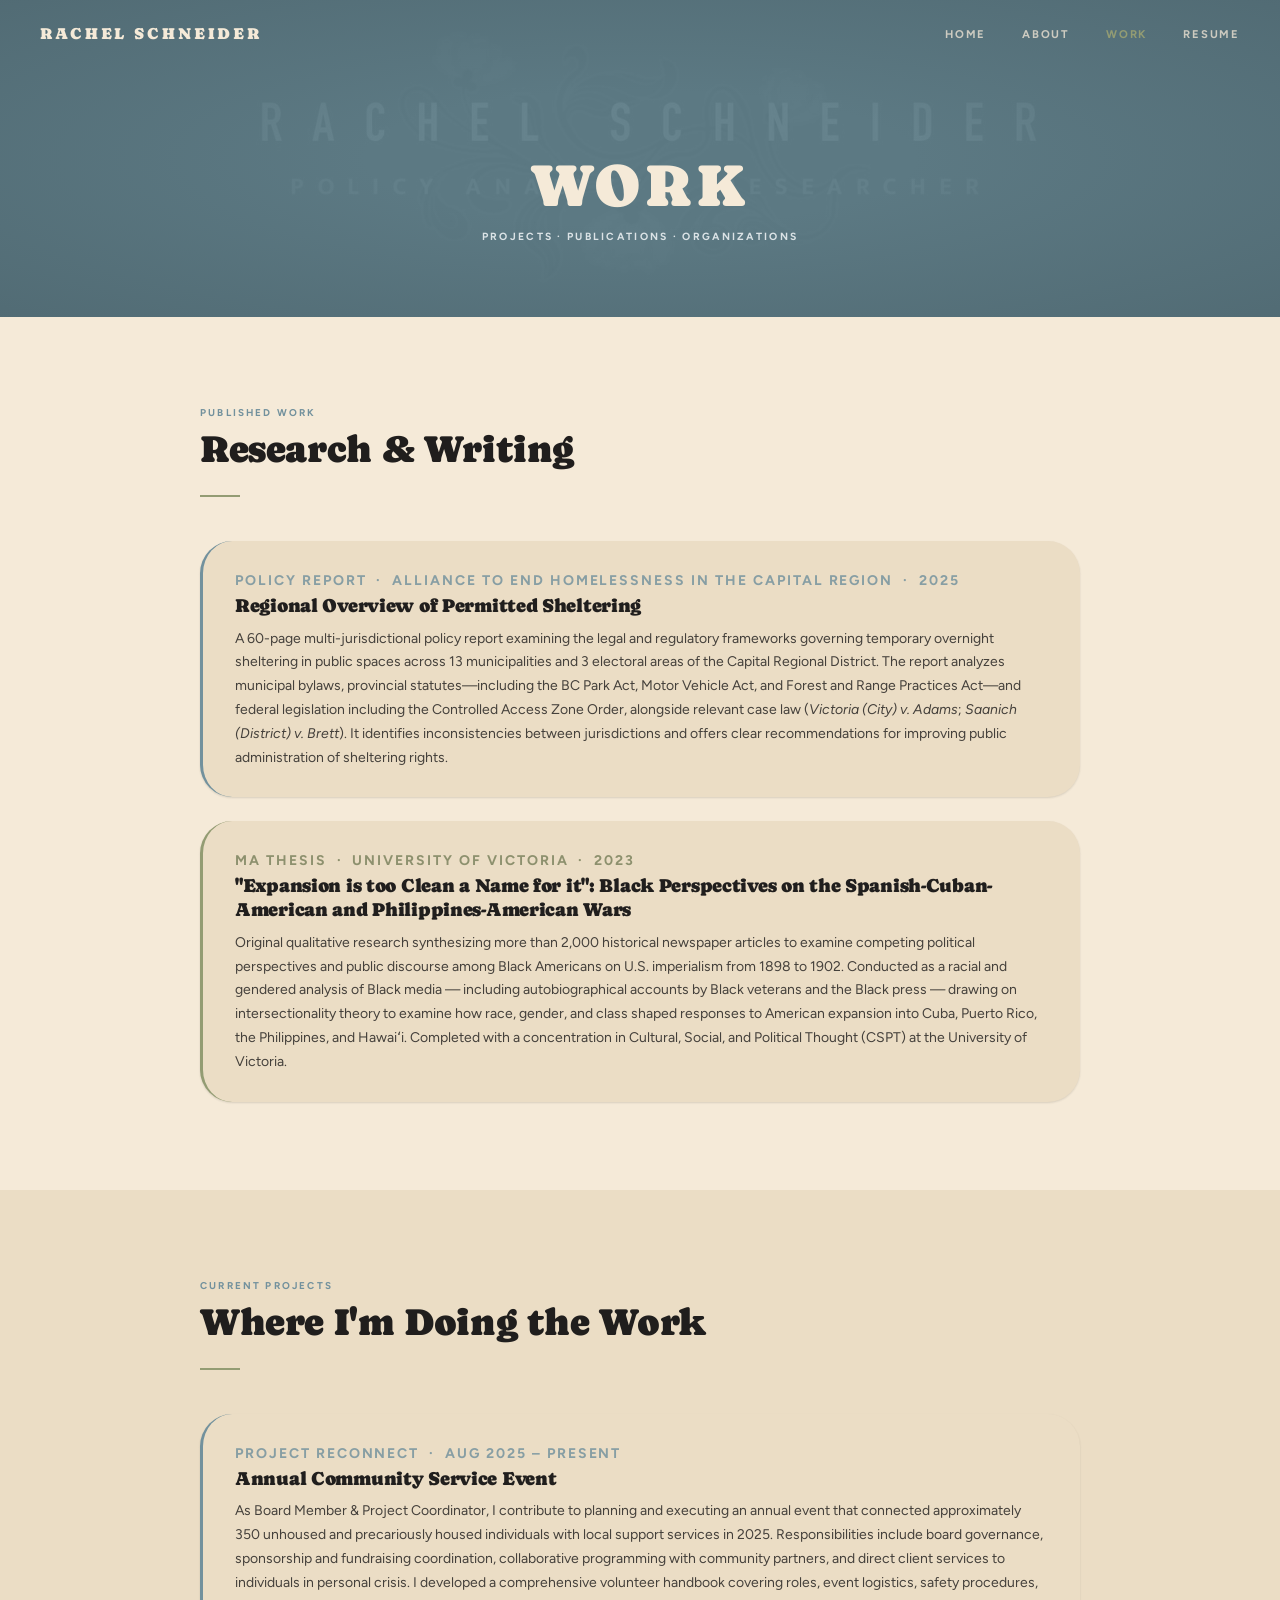
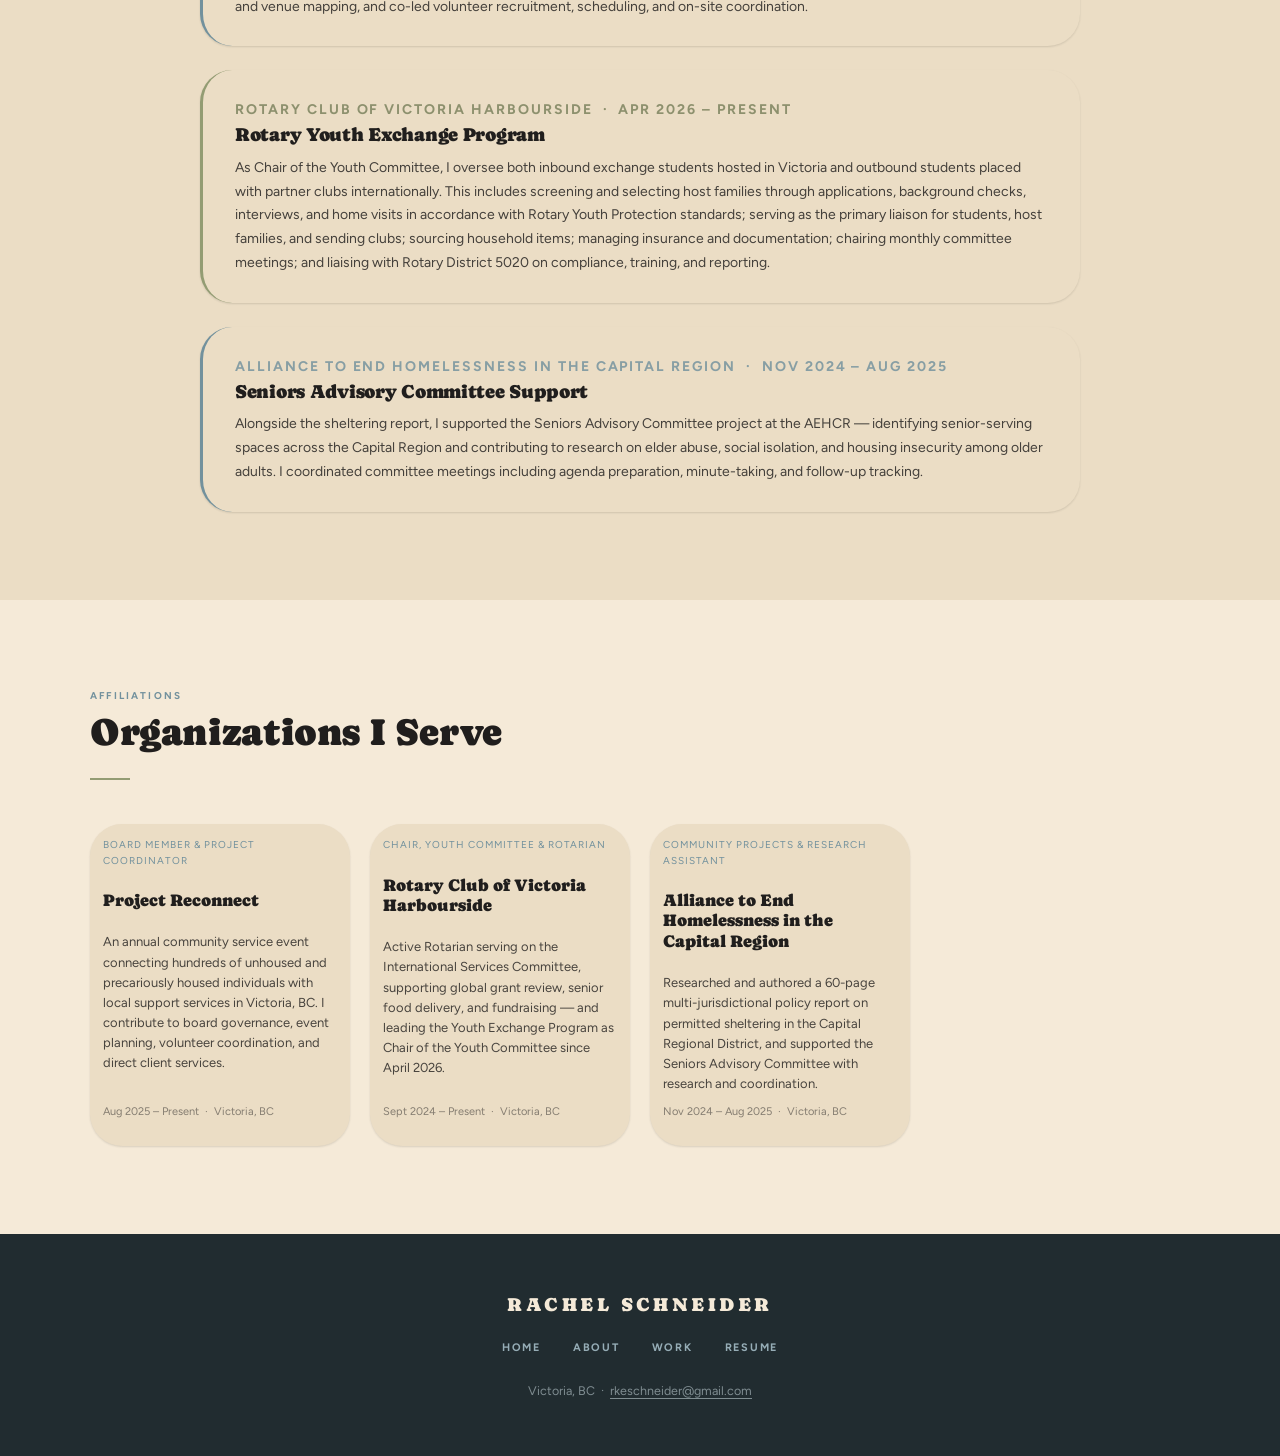
<file: work.html>
<!DOCTYPE html>
<html lang="en">
<head>
  <meta charset="UTF-8">
  <meta name="viewport" content="width=device-width, initial-scale=1.0">
  <title>Work — Rachel Schneider</title>
  <link rel="stylesheet" href="css/styles.css">
</head>
<body>

  <!-- ── Navigation ─────────────────────────────────────── -->
  <header class="site-header hero-mode" id="site-header">
    <a class="brand" href="index.html">Rachel Schneider</a>
    <nav aria-label="Main">
      <ul class="site-nav" id="site-nav">
        <li><a href="index.html">Home</a></li>
        <li><a href="about.html">About</a></li>
        <li><a href="work.html" aria-current="page">Work</a></li>
        <li><a href="resume.html">Resume</a></li>
      </ul>
    </nav>
    <button class="nav-toggle" id="nav-toggle" aria-label="Toggle navigation" aria-expanded="false">
      <svg width="22" height="16" viewBox="0 0 22 16" fill="currentColor" aria-hidden="true">
        <rect width="22" height="2" rx="1"/>
        <rect y="7" width="22" height="2" rx="1"/>
        <rect y="14" width="22" height="2" rx="1"/>
      </svg>
    </button>
  </header>

  <!-- ── Page Header ────────────────────────────────────── -->
  <div class="page-header">
    <div class="page-header-content">
      <h1>Work</h1>
      <p class="sub">Projects · Publications · Organizations</p>
    </div>
  </div>

  <!-- ── Publications ───────────────────────────────────── -->
  <section class="section">
    <div class="section-inner">
      <p class="section-eyebrow">Published Work</p>
      <h2 class="section-heading">Research &amp; Writing</h2>
      <hr class="section-rule">

      <div class="work-stack">

        <div class="work-card">
          <p class="work-card-meta">Policy Report &nbsp;·&nbsp; Alliance to End Homelessness in the Capital Region &nbsp;·&nbsp; 2025</p>
          <h3>Regional Overview of Permitted Sheltering</h3>
          <p>A 60-page multi-jurisdictional policy report examining the legal and regulatory frameworks governing temporary overnight sheltering in public spaces across 13 municipalities and 3 electoral areas of the Capital Regional District. The report analyzes municipal bylaws, provincial statutes—including the BC Park Act, Motor Vehicle Act, and Forest and Range Practices Act—and federal legislation including the Controlled Access Zone Order, alongside relevant case law (<em>Victoria (City) v. Adams</em>; <em>Saanich (District) v. Brett</em>). It identifies inconsistencies between jurisdictions and offers clear recommendations for improving public administration of sheltering rights.</p>
        </div>

        <div class="work-card work-card--olive">
          <p class="work-card-meta">MA Thesis &nbsp;·&nbsp; University of Victoria &nbsp;·&nbsp; 2023</p>
          <h3>"Expansion is too Clean a Name for it": Black Perspectives on the Spanish-Cuban-American and Philippines-American Wars</h3>
          <p>Original qualitative research synthesizing more than 2,000 historical newspaper articles to examine competing political perspectives and public discourse among Black Americans on U.S. imperialism from 1898 to 1902. Conducted as a racial and gendered analysis of Black media — including autobiographical accounts by Black veterans and the Black press — drawing on intersectionality theory to examine how race, gender, and class shaped responses to American expansion into Cuba, Puerto Rico, the Philippines, and Hawaiʻi. Completed with a concentration in Cultural, Social, and Political Thought (CSPT) at the University of Victoria.</p>
        </div>

      </div>
    </div>
  </section>

  <!-- ── Current Projects ───────────────────────────────── -->
  <section class="section section--tinted">
    <div class="section-inner">
      <p class="section-eyebrow">Current Projects</p>
      <h2 class="section-heading">Where I'm Doing the Work</h2>
      <hr class="section-rule">

      <div class="work-stack">

        <div class="work-card">
          <p class="work-card-meta">Project Reconnect &nbsp;·&nbsp; Aug 2025 – Present</p>
          <h3>Annual Community Service Event</h3>
          <p>As Board Member &amp; Project Coordinator, I contribute to planning and executing an annual event that connected approximately 350 unhoused and precariously housed individuals with local support services in 2025. Responsibilities include board governance, sponsorship and fundraising coordination, collaborative programming with community partners, and direct client services to individuals in personal crisis. I developed a comprehensive volunteer handbook covering roles, event logistics, safety procedures, and venue mapping, and co-led volunteer recruitment, scheduling, and on-site coordination.</p>
        </div>

        <div class="work-card work-card--olive">
          <p class="work-card-meta">Rotary Club of Victoria Harbourside &nbsp;·&nbsp; Apr 2026 – Present</p>
          <h3>Rotary Youth Exchange Program</h3>
          <p>As Chair of the Youth Committee, I oversee both inbound exchange students hosted in Victoria and outbound students placed with partner clubs internationally. This includes screening and selecting host families through applications, background checks, interviews, and home visits in accordance with Rotary Youth Protection standards; serving as the primary liaison for students, host families, and sending clubs; sourcing household items; managing insurance and documentation; chairing monthly committee meetings; and liaising with Rotary District 5020 on compliance, training, and reporting.</p>
        </div>

        <div class="work-card">
          <p class="work-card-meta">Alliance to End Homelessness in the Capital Region &nbsp;·&nbsp; Nov 2024 – Aug 2025</p>
          <h3>Seniors Advisory Committee Support</h3>
          <p>Alongside the sheltering report, I supported the Seniors Advisory Committee project at the AEHCR — identifying senior-serving spaces across the Capital Region and contributing to research on elder abuse, social isolation, and housing insecurity among older adults. I coordinated committee meetings including agenda preparation, minute-taking, and follow-up tracking.</p>
        </div>

      </div>
    </div>
  </section>

  <!-- ── Organizations ──────────────────────────────────── -->
  <section class="section">
    <div class="section-inner--wide">
      <p class="section-eyebrow">Affiliations</p>
      <h2 class="section-heading">Organizations I Serve</h2>
      <hr class="section-rule">

      <div class="org-grid">
        <div class="card elev-sm">
          <p class="card-kicker">Board Member &amp; Project Coordinator</p>
          <p class="card-title">Project Reconnect</p>
          <p class="card-body">An annual community service event connecting hundreds of unhoused and precariously housed individuals with local support services in Victoria, BC. I contribute to board governance, event planning, volunteer coordination, and direct client services.</p>
          <p class="card-meta">Aug 2025 – Present &nbsp;·&nbsp; Victoria, BC</p>
        </div>

        <div class="card elev-sm">
          <p class="card-kicker">Chair, Youth Committee &amp; Rotarian</p>
          <p class="card-title">Rotary Club of Victoria Harbourside</p>
          <p class="card-body">Active Rotarian serving on the International Services Committee, supporting global grant review, senior food delivery, and fundraising — and leading the Youth Exchange Program as Chair of the Youth Committee since April 2026.</p>
          <p class="card-meta">Sept 2024 – Present &nbsp;·&nbsp; Victoria, BC</p>
        </div>

        <div class="card elev-sm">
          <p class="card-kicker">Community Projects &amp; Research Assistant</p>
          <p class="card-title">Alliance to End Homelessness in the Capital Region</p>
          <p class="card-body">Researched and authored a 60-page multi-jurisdictional policy report on permitted sheltering in the Capital Regional District, and supported the Seniors Advisory Committee with research and coordination.</p>
          <p class="card-meta">Nov 2024 – Aug 2025 &nbsp;·&nbsp; Victoria, BC</p>
        </div>
      </div>

    </div>
  </section>

  <!-- ── Footer ─────────────────────────────────────────── -->
  <footer class="site-footer">
    <span class="footer-brand">Rachel Schneider</span>
    <nav class="footer-nav" aria-label="Footer">
      <a href="index.html">Home</a>
      <a href="about.html">About</a>
      <a href="work.html">Work</a>
      <a href="resume.html">Resume</a>
    </nav>
    <p class="footer-copy">Victoria, BC &nbsp;·&nbsp; <a href="mailto:rkeschneider@gmail.com">rkeschneider@gmail.com</a></p>
  </footer>

  <script src="js/main.js"></script>
</body>
</html>
</file>
<file: css/styles.css>
@import url('../brand_assets/design-system/styles.css');

/* ══════════════════════════════════════════════════════════
   Site-wide layout & component overrides
   ══════════════════════════════════════════════════════════ */

/* ── Site Header / Nav ──────────────────────────────────── */
.site-header {
  position: fixed;
  top: 0; left: 0; right: 0;
  z-index: 200;
  display: flex;
  align-items: center;
  padding: 1.35rem 2.5rem;
  transition: background 0.35s ease, box-shadow 0.35s ease;
}

.site-header.hero-mode {
  background: transparent;
}

.site-header.scrolled {
  background: var(--color-bg);
  box-shadow: var(--shadow-sm);
}

.site-header .brand {
  font-family: var(--font-heading);
  font-size: 1rem;
  letter-spacing: 0.18em;
  text-transform: uppercase;
  color: var(--color-bg);
  text-decoration: none;
  margin-right: auto;
  transition: color 0.3s;
}

.site-header.scrolled .brand {
  color: var(--color-text);
}

.site-nav {
  display: flex;
  gap: 2.25rem;
  list-style: none;
  margin: 0;
  padding: 0;
}

.site-nav a {
  font-family: var(--font-body);
  font-size: 0.7rem;
  font-weight: 700;
  letter-spacing: 0.16em;
  text-transform: uppercase;
  color: rgba(245, 234, 216, 0.75);
  text-decoration: none;
  transition: color 0.2s;
}

.site-header.scrolled .site-nav a {
  color: var(--color-neutral-600);
}

.site-nav a:hover,
.site-nav a[aria-current="page"] {
  color: var(--color-accent-2) !important;
}

.nav-toggle {
  display: none;
  background: none;
  border: none;
  cursor: pointer;
  padding: 0.4rem;
  color: var(--color-bg);
  line-height: 1;
}

.site-header.scrolled .nav-toggle {
  color: var(--color-text);
}

/* ── Hero ───────────────────────────────────────────────── */
.hero {
  position: relative;
  min-height: 100vh;
  display: flex;
  align-items: center;
  justify-content: center;
  text-align: center;
  background: var(--color-accent-600);
  overflow: hidden;
}

.hero::before {
  content: '';
  position: absolute;
  inset: 0;
  background: url('../assets/business-card.jpeg') center / cover no-repeat;
  opacity: 0.16;
  mix-blend-mode: luminosity;
}

/* Radial vignette to deepen edges */
.hero::after {
  content: '';
  position: absolute;
  inset: 0;
  background: radial-gradient(ellipse at center, transparent 40%, rgba(71, 94, 102, 0.55) 100%);
  pointer-events: none;
}

.hero-content {
  position: relative;
  z-index: 1;
  max-width: 720px;
  padding: 2rem;
}

.hero-eyebrow {
  font-family: var(--font-body);
  font-size: 0.65rem;
  font-weight: 700;
  letter-spacing: 0.28em;
  text-transform: uppercase;
  color: var(--color-accent-2-300);
  margin: 0 0 1.75rem;
}

.hero-name {
  font-family: var(--font-heading);
  font-size: clamp(3.25rem, 9vw, 6.5rem);
  line-height: 1.0;
  letter-spacing: 0.06em;
  text-transform: uppercase;
  color: var(--color-bg);
  margin: 0 0 1.75rem;
}

.hero-tagline {
  font-size: 1rem;
  line-height: 1.75;
  color: rgba(245, 234, 216, 0.72);
  max-width: 440px;
  margin: 0 auto 2.75rem;
}

.hero-ctas {
  display: flex;
  gap: 1rem;
  justify-content: center;
  flex-wrap: wrap;
}

/* Override btn colors for the hero's dark bg */
.hero-ctas .btn-primary {
  background: var(--color-bg);
  color: var(--color-accent-700);
  border-color: var(--color-bg);
}
.hero-ctas .btn-primary:hover {
  background: var(--color-accent-100);
}
.hero-ctas .btn-secondary {
  border-color: rgba(245, 234, 216, 0.45);
  color: var(--color-bg);
  background: transparent;
}
.hero-ctas .btn-secondary:hover {
  background: rgba(245, 234, 216, 0.1);
}

/* ── Page Header (inner pages) ──────────────────────────── */
.page-header {
  position: relative;
  background: var(--color-accent-600);
  padding: 9.5rem 2rem 4.5rem;
  text-align: center;
  overflow: hidden;
}

.page-header::before {
  content: '';
  position: absolute;
  inset: 0;
  background: url('../assets/business-card.jpeg') center / cover no-repeat;
  opacity: 0.12;
  mix-blend-mode: luminosity;
}

.page-header::after {
  content: '';
  position: absolute;
  inset: 0;
  background: radial-gradient(ellipse at center, transparent 30%, rgba(71, 94, 102, 0.5) 100%);
  pointer-events: none;
}

.page-header-content {
  position: relative;
  z-index: 1;
}

.page-header h1 {
  font-family: var(--font-heading);
  font-size: clamp(2.25rem, 5vw, 3.75rem);
  letter-spacing: 0.06em;
  text-transform: uppercase;
  color: var(--color-bg);
  margin: 0 0 0.6rem;
}

.page-header .sub {
  font-size: 0.65rem;
  font-weight: 700;
  letter-spacing: 0.22em;
  text-transform: uppercase;
  color: var(--color-accent-200);
  margin: 0;
}

/* ── Section chrome ─────────────────────────────────────── */
.section {
  padding: 5.5rem 2rem;
}

.section--tinted {
  background: var(--color-surface);
}

.section-inner {
  max-width: 880px;
  margin: 0 auto;
}

.section-inner--wide {
  max-width: 1100px;
  margin: 0 auto;
}

.section-eyebrow {
  font-size: 0.62rem;
  font-weight: 700;
  letter-spacing: 0.22em;
  text-transform: uppercase;
  color: var(--color-accent);
  margin: 0 0 0.5rem;
}

.section-heading {
  font-family: var(--font-heading);
  font-size: clamp(1.75rem, 3vw, 2.4rem);
  color: var(--color-text);
  margin: 0 0 1.5rem;
  letter-spacing: -0.01em;
}

.section-rule {
  width: 2.5rem;
  height: 2px;
  background: var(--color-accent-2);
  border: none;
  margin: 0 0 2.75rem;
}

/* ── Home – intro strip ─────────────────────────────────── */
.intro-grid {
  display: grid;
  grid-template-columns: 1.1fr 0.9fr;
  gap: 4rem;
  align-items: center;
}

.intro-grid p {
  font-size: 0.95rem;
  line-height: 1.75;
}

.stat-pills {
  display: flex;
  flex-direction: column;
  gap: 0.75rem;
}

.stat-pill {
  border-radius: var(--radius-md);
  padding: 1.1rem 1.4rem;
}

.stat-pill .label {
  font-size: 0.6rem;
  font-weight: 700;
  letter-spacing: 0.2em;
  text-transform: uppercase;
  margin: 0 0 0.2rem;
}

.stat-pill .value {
  font-size: 0.9rem;
  margin: 0;
}

/* ── Home – quick link cards ────────────────────────────── */
.quick-links {
  display: grid;
  grid-template-columns: repeat(3, 1fr);
  gap: 1.5rem;
}

.ql-card {
  display: block;
  text-decoration: none;
  color: var(--color-text);
  padding: 2.25rem 2rem;
  border-radius: calc(var(--radius-lg) * 1.15);
  background: var(--color-surface);
  box-shadow: var(--shadow-sm);
  transition: transform 0.25s cubic-bezier(0.34, 1.56, 0.64, 1),
              box-shadow 0.25s ease;
}

.ql-card:hover {
  transform: translateY(-4px);
  box-shadow: var(--shadow-md);
}

.ql-card .eyebrow {
  font-size: 0.6rem;
  font-weight: 700;
  letter-spacing: 0.18em;
  text-transform: uppercase;
  color: var(--color-accent);
  margin: 0 0 0.5rem;
}

.ql-card h3 {
  font-family: var(--font-heading);
  font-size: 1.25rem;
  margin: 0 0 0.6rem;
}

.ql-card p {
  font-size: 0.85rem;
  opacity: 0.72;
  margin: 0;
  line-height: 1.65;
}

/* ── About – bio layout ─────────────────────────────────── */
.bio-layout {
  display: grid;
  grid-template-columns: 1.5fr 1fr;
  gap: 4rem;
  align-items: start;
}

.bio-text p {
  font-size: 0.95rem;
  line-height: 1.8;
}

.bio-text .lead {
  font-size: 1.1rem;
  line-height: 1.75;
  margin-bottom: 1.25rem;
}

.sidebar-panel {
  background: var(--color-surface);
  border-radius: calc(var(--radius-lg) * 1.15);
  padding: 1.6rem;
  box-shadow: var(--shadow-sm);
  margin-bottom: 1rem;
}

.sidebar-panel h3 {
  font-size: 0.6rem;
  font-weight: 700;
  letter-spacing: 0.2em;
  text-transform: uppercase;
  color: var(--color-accent);
  margin: 0 0 0.9rem;
}

.sidebar-panel p {
  font-size: 0.875rem;
  line-height: 1.65;
  margin: 0;
}

.tag-cloud {
  display: flex;
  flex-wrap: wrap;
  gap: 0.4rem;
}

/* ── Values cards ───────────────────────────────────────── */
.values-grid {
  display: grid;
  grid-template-columns: repeat(3, 1fr);
  gap: 1.25rem;
}

/* ── Work – publication / project cards ─────────────────── */
.work-stack {
  display: flex;
  flex-direction: column;
  gap: 1.5rem;
}

.work-card {
  padding: 1.75rem 2rem;
  border-radius: calc(var(--radius-lg) * 1.15);
  background: var(--color-surface);
  box-shadow: var(--shadow-sm);
  border-left: 3px solid var(--color-accent);
  transition: box-shadow 0.2s ease;
}

.work-card:hover {
  box-shadow: var(--shadow-md);
}

.work-card--olive {
  border-left-color: var(--color-accent-2);
}

.work-card-meta {
  font-size: 0.65rem;
  font-weight: 700;
  letter-spacing: 0.14em;
  text-transform: uppercase;
  color: var(--color-accent);
  margin: 0 0 0.4rem;
}

.work-card--olive .work-card-meta {
  color: var(--color-accent-2-600);
}

.work-card h3 {
  font-family: var(--font-heading);
  font-size: 1.2rem;
  margin: 0 0 0.6rem;
  line-height: 1.25;
}

.work-card p {
  font-size: 0.875rem;
  line-height: 1.7;
  opacity: 0.82;
  margin: 0;
}

/* ── Work – org cards ───────────────────────────────────── */
.org-grid {
  display: grid;
  grid-template-columns: repeat(auto-fill, minmax(260px, 1fr));
  gap: 1.25rem;
}

/* ── Resume ──────────────────────────────────────────────── */
.resume-toolbar {
  display: flex;
  align-items: flex-end;
  justify-content: space-between;
  margin-bottom: 1.75rem;
  flex-wrap: wrap;
  gap: 1rem;
}

.resume-embed {
  width: 100%;
  height: 82vh;
  border: none;
  border-radius: var(--radius-md);
  box-shadow: var(--shadow-lg);
  display: block;
}

/* ── Footer ──────────────────────────────────────────────── */
.site-footer {
  background: var(--color-accent-900);
  color: var(--color-accent-300);
  padding: 3.5rem 2rem;
  text-align: center;
}

.footer-brand {
  font-family: var(--font-heading);
  font-size: 1.2rem;
  letter-spacing: 0.18em;
  text-transform: uppercase;
  color: var(--color-bg);
  display: block;
  margin-bottom: 1.25rem;
}

.footer-nav {
  display: flex;
  justify-content: center;
  gap: 2rem;
  margin-bottom: 1.5rem;
  flex-wrap: wrap;
}

.footer-nav a {
  font-size: 0.68rem;
  font-weight: 700;
  letter-spacing: 0.16em;
  text-transform: uppercase;
  color: var(--color-accent-400);
  text-decoration: none;
  transition: color 0.2s;
}

.footer-nav a:hover {
  color: var(--color-bg);
}

.footer-copy {
  font-size: 0.78rem;
  opacity: 0.6;
  margin: 0;
}

.footer-copy a {
  color: var(--color-accent-300);
}

/* ══════════════════════════════════════════════════════════
   Single-page (home.html) layout
   ══════════════════════════════════════════════════════════ */

/* ── Single-page sticky nav ─────────────────────────────── */
.sp-nav {
  position: fixed;
  top: 0; left: 0; right: 0;
  z-index: 200;
  display: flex;
  align-items: center;
  height: 64px;
  padding: 0 2.5rem;
  transition: background 0.35s ease, box-shadow 0.35s ease;
}

.sp-nav--transparent { background: transparent; }
.sp-nav--solid       { background: var(--color-bg); box-shadow: var(--shadow-sm); }

.sp-nav-brand {
  font-family: var(--font-heading);
  font-size: 0.95rem;
  letter-spacing: 0.18em;
  text-transform: uppercase;
  color: var(--color-bg);
  text-decoration: none;
  margin-right: auto;
  transition: color 0.3s;
  white-space: nowrap;
}
.sp-nav--solid .sp-nav-brand { color: var(--color-text); }

.sp-nav-links {
  display: flex;
  gap: 2rem;
  list-style: none;
  margin: 0; padding: 0;
}

.sp-nav-links a {
  font-size: 0.68rem;
  font-weight: 700;
  letter-spacing: 0.15em;
  text-transform: uppercase;
  color: rgba(245, 234, 216, 0.78);
  text-decoration: none;
  white-space: nowrap;
  transition: color 0.2s;
}
.sp-nav--solid .sp-nav-links a { color: var(--color-neutral-600); }
.sp-nav-links a:hover           { color: var(--color-accent-2) !important; }

.sp-nav-toggle {
  display: none;
  background: none;
  border: none;
  cursor: pointer;
  padding: 0.4rem;
  color: var(--color-bg);
  line-height: 1;
}
.sp-nav--solid .sp-nav-toggle { color: var(--color-text); }

/* ── Hero ───────────────────────────────────────────────── */
.sp-hero {
  position: relative;
  height: 100vh;
  display: flex;
  flex-direction: column;
  align-items: flex-start;
  justify-content: flex-end;
  padding-bottom: 5rem;
  padding-left: 2.5rem;
  overflow: hidden;
}

.sp-hero-bg {
  position: absolute;
  inset: 0;
  background-size: cover;
  background-position: center;
  filter: brightness(0.72);
  transition: transform 0.1s ease;
}

.sp-hero-overlay {
  position: absolute;
  inset: 0;
  background: linear-gradient(
    to top,
    rgba(32, 30, 29, 0.72) 0%,
    rgba(32, 30, 29, 0.15) 45%,
    transparent 100%
  );
}

.sp-hero-content {
  position: relative;
  z-index: 1;
}

.sp-hero-eyebrow {
  font-size: 0.65rem;
  font-weight: 700;
  letter-spacing: 0.28em;
  text-transform: uppercase;
  color: rgba(245, 234, 216, 0.7);
  margin: 0 0 0.75rem;
}

.sp-hero-name {
  font-family: var(--font-heading);
  font-size: clamp(3rem, 8vw, 6rem);
  letter-spacing: 0.04em;
  text-transform: uppercase;
  color: var(--color-bg);
  line-height: 1;
  margin: 0;
}

.sp-hero-scroll {
  position: absolute;
  bottom: 2rem;
  left: 50%;
  transform: translateX(-50%);
  color: rgba(245, 234, 216, 0.5);
  z-index: 1;
  animation: bounce 2.5s ease-in-out infinite;
}
.sp-hero-scroll:hover { color: rgba(245, 234, 216, 0.9); }

@keyframes bounce {
  0%, 100% { transform: translateX(-50%) translateY(0); }
  50%       { transform: translateX(-50%) translateY(6px); }
}

/* ── Single-page sections ───────────────────────────────── */
.sp-section {
  padding: 6rem 2.5rem;
  scroll-margin-top: 64px;
}

.sp-section--tinted { background: var(--color-surface); }

.sp-section-inner        { max-width: 900px;  margin: 0 auto; }
.sp-section-inner--wide  { max-width: 1100px; margin: 0 auto; }

.sp-sub-label {
  font-size: 0.6rem;
  font-weight: 700;
  letter-spacing: 0.2em;
  text-transform: uppercase;
  color: var(--color-neutral-500);
  margin: 0 0 1rem;
}

.sp-stack-gap { margin-bottom: 3rem; }

/* ── Timeline ───────────────────────────────────────────── */
.sp-resume-action {
  display: flex;
  justify-content: flex-end;
  margin-bottom: 2.5rem;
}

.timeline {
  position: relative;
  padding-left: 1.75rem;
}

.timeline::before {
  content: '';
  position: absolute;
  left: 0;
  top: 0.5rem;
  bottom: 0.5rem;
  width: 1px;
  background: var(--color-divider);
}

.timeline-item {
  position: relative;
  padding-bottom: 2.5rem;
}

.timeline-item::before {
  content: '';
  position: absolute;
  left: -1.75rem;
  top: 0.45rem;
  width: 8px;
  height: 8px;
  border-radius: 50%;
  background: var(--color-accent);
  transform: translateX(-3.5px);
}

.timeline-item--education::before {
  background: var(--color-accent-2);
}

.timeline-date {
  font-size: 0.6rem;
  font-weight: 700;
  letter-spacing: 0.15em;
  text-transform: uppercase;
  color: var(--color-accent);
  margin: 0 0 0.25rem;
}
.timeline-item--education .timeline-date { color: var(--color-accent-2-600); }

.timeline-title {
  font-family: var(--font-heading);
  font-size: 1.05rem;
  margin: 0 0 0.2rem;
  line-height: 1.3;
}

.timeline-org {
  font-size: 0.8rem;
  color: var(--color-neutral-600);
  margin: 0 0 0.5rem;
}

.timeline-desc {
  font-size: 0.875rem;
  line-height: 1.7;
  opacity: 0.8;
  margin: 0;
}

/* ── Contact ────────────────────────────────────────────── */
.sp-contact-intro {
  max-width: 520px;
  line-height: 1.8;
  opacity: 0.82;
  margin-bottom: 2.5rem;
}

.contact-grid {
  display: grid;
  grid-template-columns: repeat(3, 1fr);
  gap: 1.25rem;
}

.contact-card {
  display: flex;
  flex-direction: column;
  align-items: center;
  text-align: center;
  padding: 2rem 1.5rem;
  border-radius: calc(var(--radius-lg) * 1.15);
  background: var(--color-bg);
  box-shadow: var(--shadow-sm);
  text-decoration: none;
  color: var(--color-text);
  transition: transform 0.25s cubic-bezier(0.34, 1.56, 0.64, 1), box-shadow 0.25s ease;
}

.contact-card:hover { transform: translateY(-4px); box-shadow: var(--shadow-md); }
.contact-card--static { cursor: default; }
.contact-card--static:hover { transform: none; box-shadow: var(--shadow-sm); }

.contact-icon {
  width: 46px; height: 46px;
  border-radius: 50%;
  background: var(--color-accent-100);
  color: var(--color-accent);
  display: flex; align-items: center; justify-content: center;
  margin-bottom: 1rem;
  flex-shrink: 0;
}

.contact-icon--olive {
  background: var(--color-accent-2-100);
  color: var(--color-accent-2-600);
}

.contact-card h3 {
  font-family: var(--font-body);
  font-size: 0.62rem;
  font-weight: 700;
  letter-spacing: 0.18em;
  text-transform: uppercase;
  color: var(--color-neutral-600);
  margin: 0 0 0.4rem;
}

.contact-card p {
  font-size: 0.875rem;
  margin: 0;
  word-break: break-word;
}

/* ── Responsive ──────────────────────────────────────────── */
@media (max-width: 640px) {
  .sp-nav { padding: 0 1.25rem; }

  .sp-nav-toggle { display: block; }

  .sp-nav-links {
    display: none;
    position: absolute;
    top: 64px; left: 0; right: 0;
    background: var(--color-bg);
    flex-direction: column;
    gap: 0;
    padding: 0.5rem 0;
    box-shadow: var(--shadow-md);
  }

  .sp-nav-links.is-open { display: flex; }

  .sp-nav-links li { border-bottom: 1px solid var(--color-divider); }

  .sp-nav-links a {
    display: block;
    padding: 0.9rem 1.5rem;
    color: var(--color-neutral-700) !important;
    font-size: 0.78rem;
  }

  .sp-hero { padding-left: 1.25rem; }

  .sp-section { padding: 4rem 1.25rem; }

  .contact-grid { grid-template-columns: 1fr; }
}

@media (max-width: 900px) {
  .intro-grid,
  .bio-layout {
    grid-template-columns: 1fr;
    gap: 2.5rem;
  }

  .quick-links {
    grid-template-columns: 1fr 1fr;
  }

  .values-grid {
    grid-template-columns: 1fr;
  }
}

@media (max-width: 640px) {
  .site-header {
    padding: 1rem 1.25rem;
  }

  .nav-toggle {
    display: block;
  }

  .site-nav {
    display: none;
    position: absolute;
    top: 100%;
    left: 0;
    right: 0;
    background: var(--color-bg);
    padding: 1.5rem 1.25rem;
    flex-direction: column;
    gap: 1.25rem;
    box-shadow: var(--shadow-md);
    border-bottom: 1px solid var(--color-divider);
  }

  .site-nav.is-open {
    display: flex;
  }

  .site-nav a {
    color: var(--color-neutral-600) !important;
    font-size: 0.85rem;
  }

  .quick-links {
    grid-template-columns: 1fr;
  }

  .section {
    padding: 3.5rem 1.25rem;
  }

  .page-header {
    padding: 8rem 1.25rem 3.5rem;
  }
}
</file>
